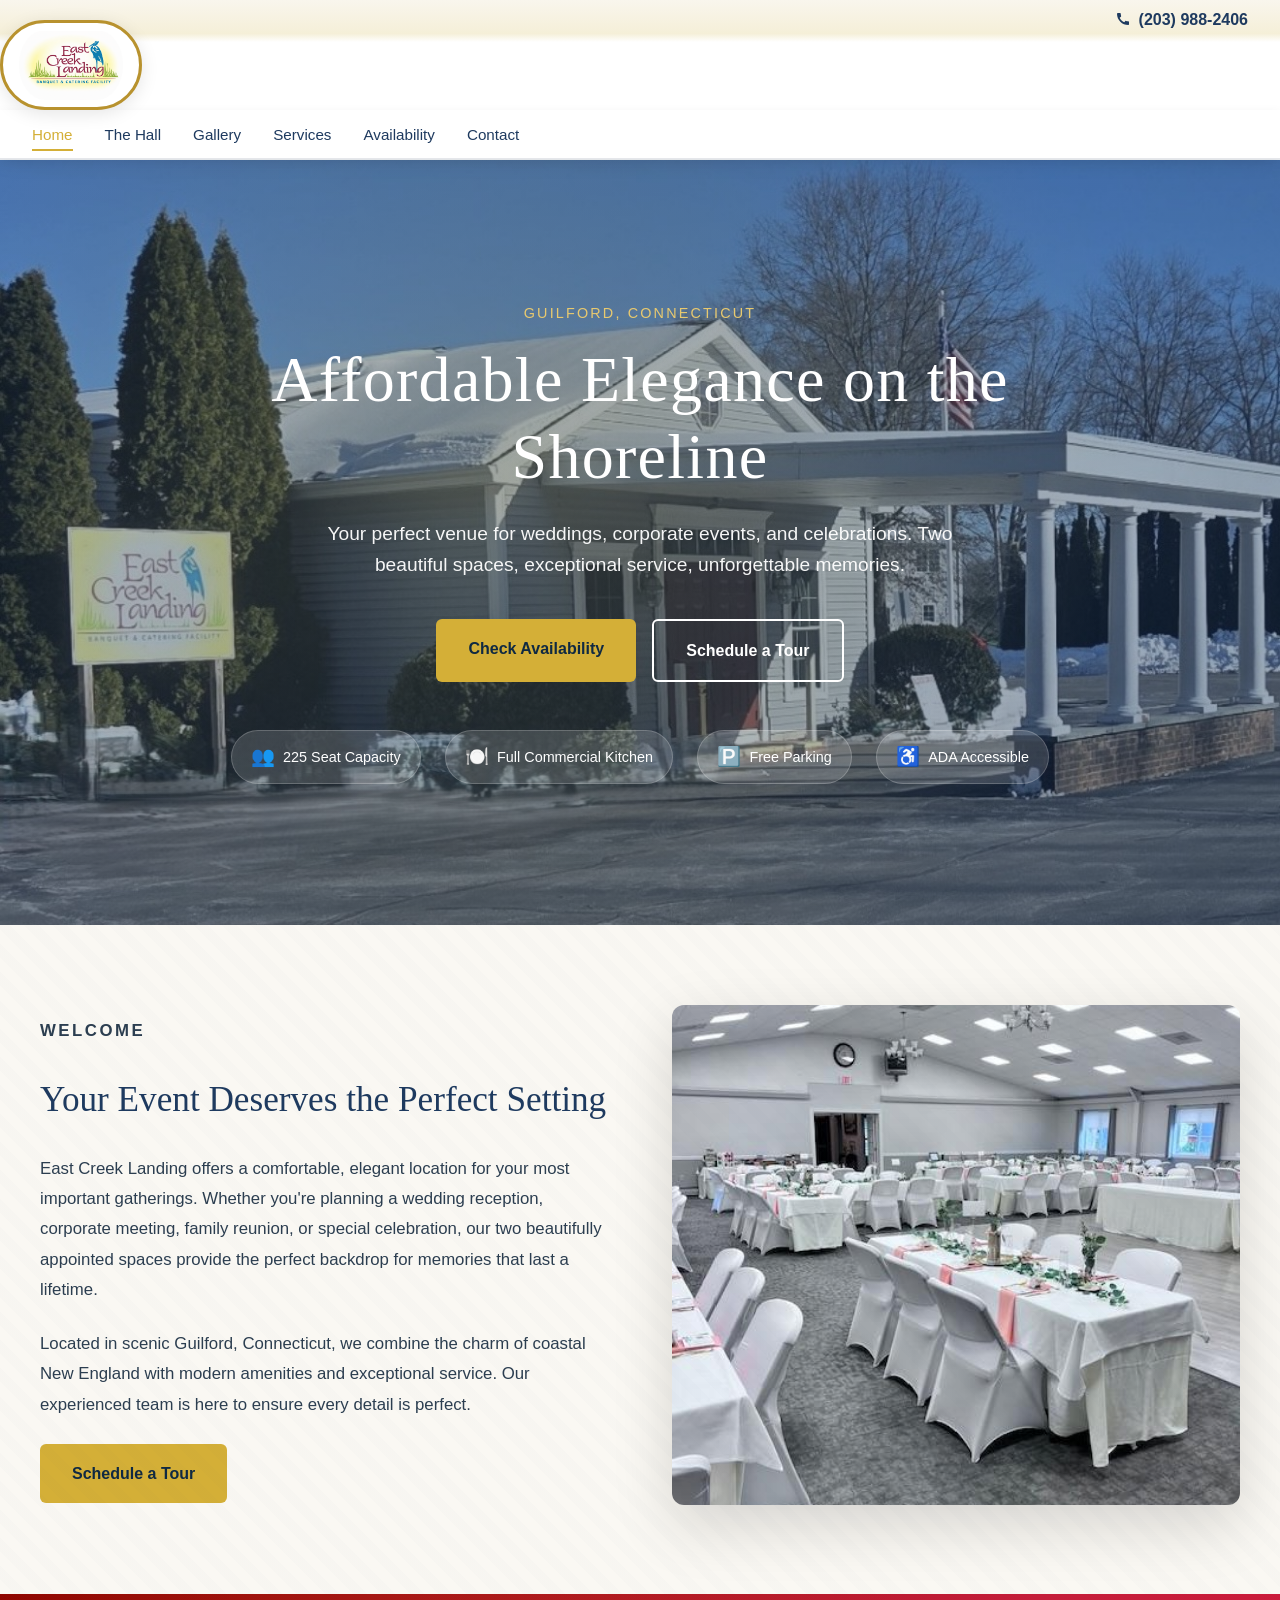
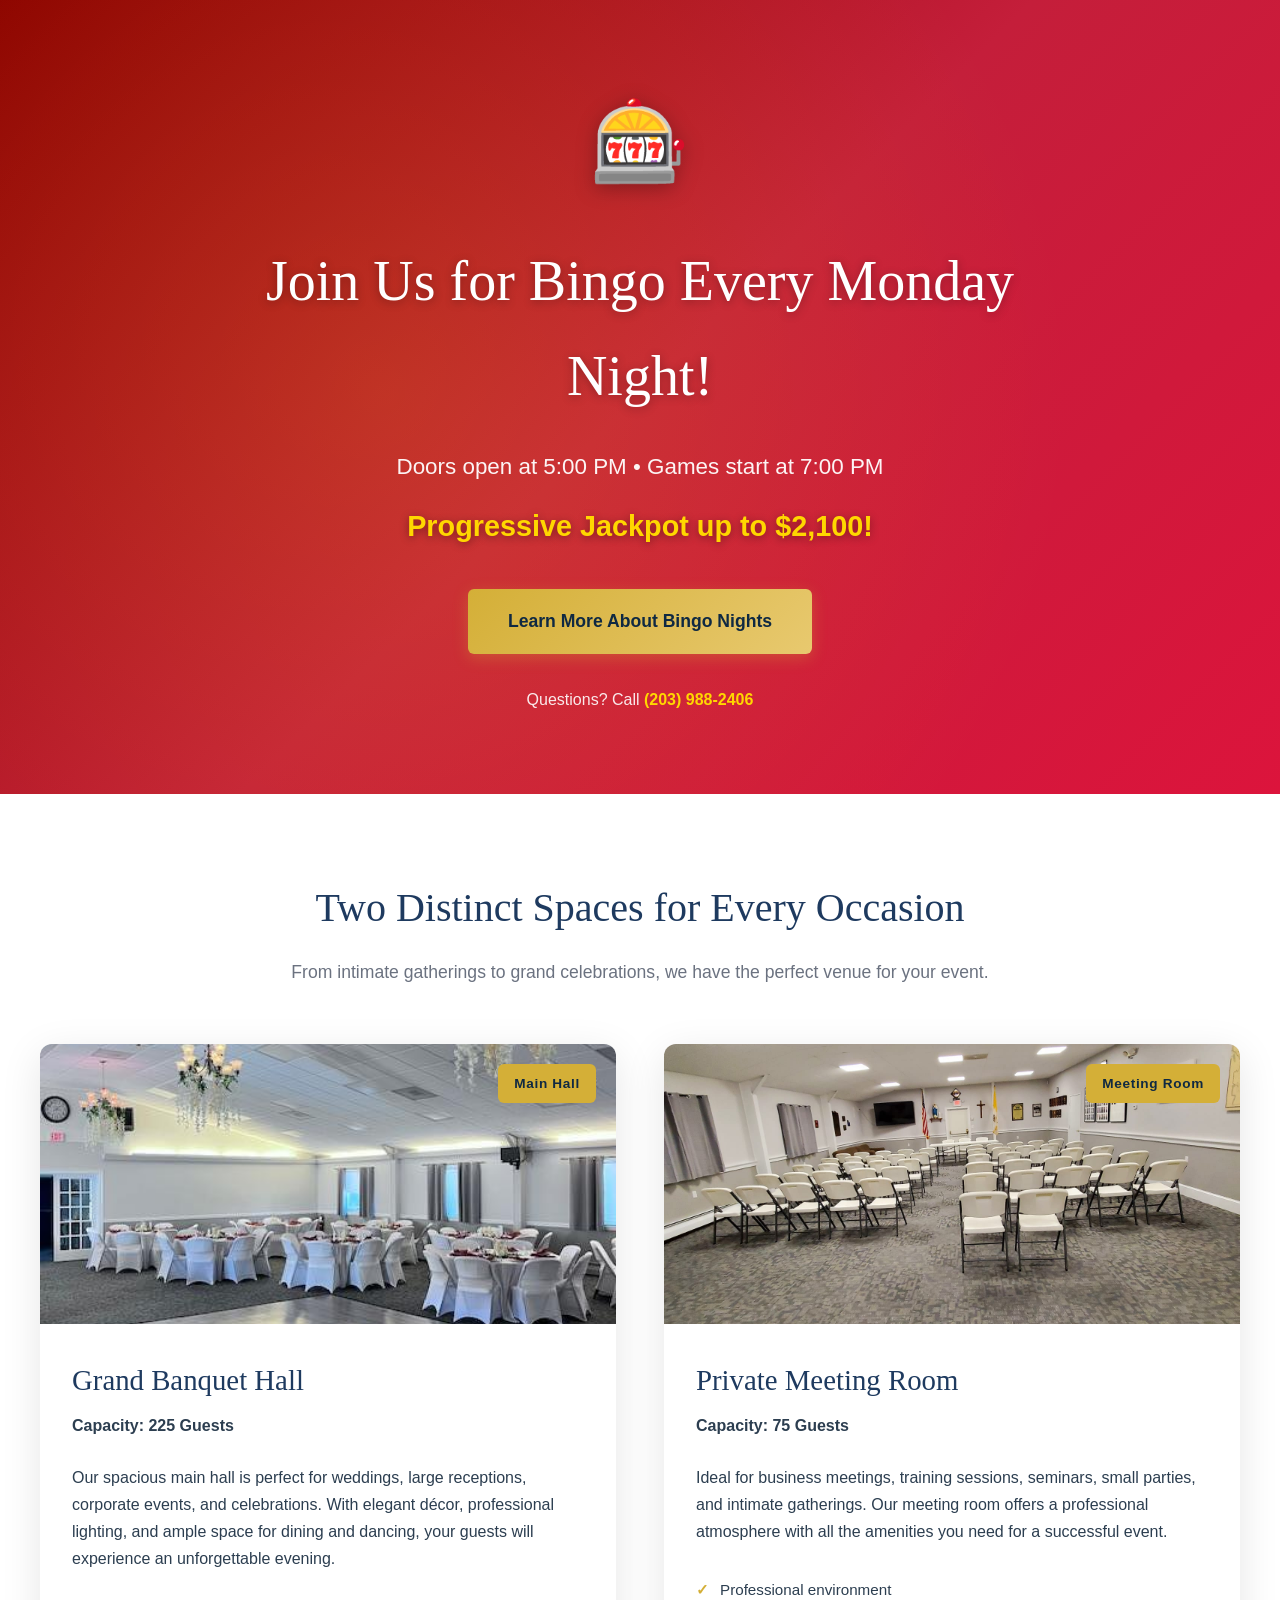
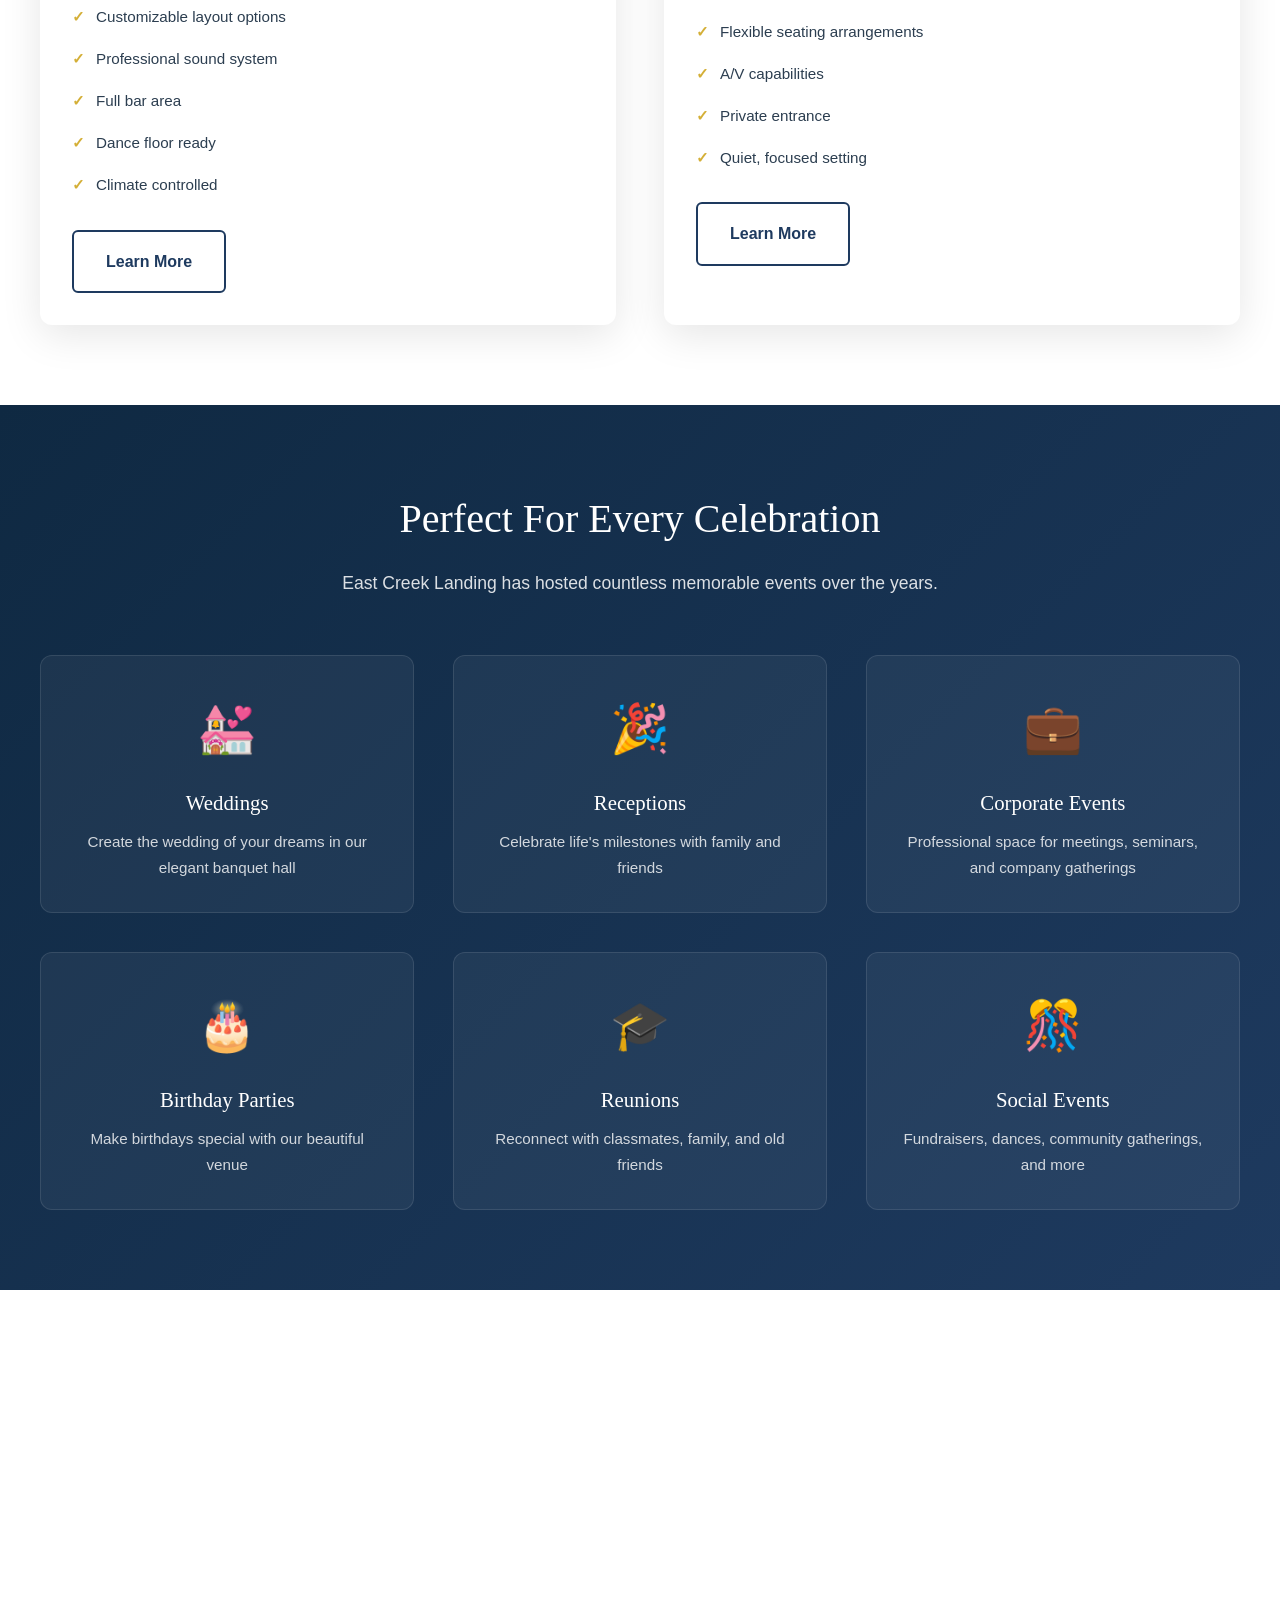
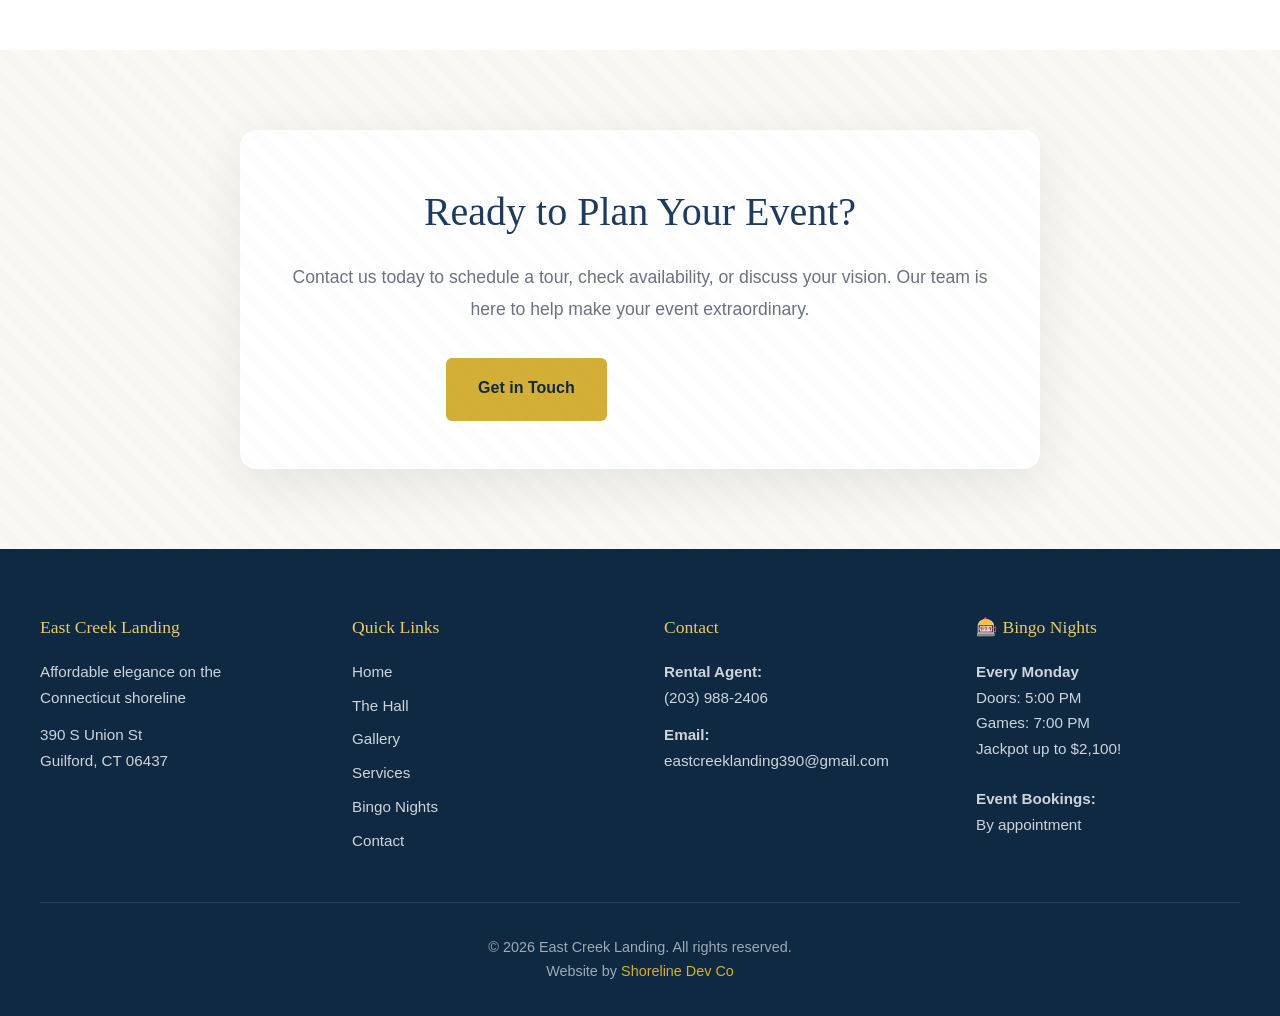
<file: index.html>
<!DOCTYPE html>
<html lang="en">
<head>
  <meta charset="UTF-8">
  <meta name="viewport" content="width=device-width, initial-scale=1.0">
  <meta name="description" content="East Creek Landing - Affordable elegance on the Connecticut shoreline. Premier banquet hall for weddings, corporate events, and special occasions in Guilford, CT.">
  <title>East Creek Landing | Banquet Hall in Guilford, CT</title>

  <link rel="stylesheet" href="css/style.css">

  <!-- Open Graph / Social Media Meta Tags -->
  <meta property="og:title" content="East Creek Landing | Banquet Hall in Guilford, CT">
  <meta property="og:description" content="Affordable elegance on the Connecticut shoreline. Perfect venue for weddings, corporate events, and celebrations.">
  <meta property="og:image" content="https://mtufano89.github.io/east_creek_landing/images/outside.jpg">
  <meta property="og:url" content="https://www.eastcreeklanding.com">
  <meta property="og:type" content="website">

  <!-- Twitter Card Meta Tags -->
  <meta name="twitter:card" content="summary_large_image">
  <meta name="twitter:title" content="East Creek Landing | Banquet Hall in Guilford, CT">
  <meta name="twitter:description" content="Affordable elegance on the Connecticut shoreline. Perfect venue for weddings, corporate events, and celebrations.">
  <meta name="twitter:image" content="https://mtufano89.github.io/east_creek_landing/images/outside.jpg">

  <!-- Favicon -->
  <link rel="icon" type="image/x-icon" href="/favicon.ico">
  <link rel="icon" type="image/png" sizes="32x32" href="/favicon-32x32.png">
  <link rel="icon" type="image/png" sizes="16x16" href="/favicon-16x16.png">
  <link rel="apple-touch-icon" sizes="180x180" href="/apple-touch-icon.png">
</head>

<body>

  <!-- Navigation -->
  <header class="site-header">
    <!-- Top Info Bar -->
    <div class="header-top">
      <div class="header-top-inner">
        <div class="header-contact">
          <a href="tel:2039882406" class="phone-link">
            <svg width="16" height="16" fill="currentColor" viewBox="0 0 24 24" aria-hidden="true">
              <path d="M20.01 15.38c-1.23 0-2.42-.2-3.53-.56-.35-.12-.74-.03-1.01.24l-1.57 1.97c-2.83-1.35-5.48-3.9-6.89-6.83l1.95-1.66c.27-.28.35-.67.24-1.02-.37-1.11-.56-2.3-.56-3.53 0-.54-.45-.99-.99-.99H4.19C3.65 3 3 3.24 3 3.99 3 13.28 10.73 21 20.01 21c.71 0 .99-.63.99-1.18v-3.45c0-.54-.45-.99-.99-.99z"/>
            </svg>
            (203) 988-2406
          </a>
        </div>
      </div>
    </div>

    <!-- Logo Section -->
    <div class="header-logo">
      <a href="index.html">
        <img src="images/logo.png" alt="East Creek Landing" class="logo-img">
      </a>
    </div>

    <!-- Main Navigation -->
    <nav class="main-nav">
      <ul class="nav-links">
        <li><a href="index.html" class="active">Home</a></li>
        <li><a href="hall.html">The Hall</a></li>
        <li><a href="gallery.html">Gallery</a></li>
        <li><a href="services.html">Services</a></li>
        <li><a href="availability.html">Availability</a></li>
        <li><a href="contact.html">Contact</a></li>
      </ul>

      <!-- Hamburger for mobile -->
      <button class="hamburger" aria-label="Toggle menu">
        <span></span>
        <span></span>
        <span></span>
      </button>
    </nav>
  </header>

  <!-- Hero Section -->
  <section class="hero">
    <div class="hero-overlay"></div>
    <div class="hero-content">
      <p class="hero-tag">Guilford, Connecticut</p>
      <h1 class="hero-title">Affordable Elegance on the Shoreline</h1>
      <p class="hero-subtitle">
        Your perfect venue for weddings, corporate events, and celebrations.
        Two beautiful spaces, exceptional service, unforgettable memories.
      </p>
      <div class="hero-ctas">
        <a href="availability.html" class="btn btn-primary">Check Availability</a>
        <a href="contact.html" class="btn btn-secondary">Schedule a Tour</a>
      </div>
      <div class="hero-features">
        <div class="feature-chip">
          <span class="feature-icon">👥</span>
          <span>225 Seat Capacity</span>
        </div>
        <div class="feature-chip">
          <span class="feature-icon">🍽️</span>
          <span>Full Commercial Kitchen</span>
        </div>
        <div class="feature-chip">
          <span class="feature-icon">🅿️</span>
          <span>Free Parking</span>
        </div>
        <div class="feature-chip">
          <span class="feature-icon">♿</span>
          <span>ADA Accessible</span>
        </div>
      </div>
    </div>
  </section>

  <!-- Quick Overview -->
  <section class="section overview-section">
    <div class="section-inner">
      <div class="overview-grid">
        <div class="overview-text">
          <p class="eyebrow">Welcome</p>
          <h2>Your Event Deserves the Perfect Setting</h2>
          <p>
            East Creek Landing offers a comfortable, elegant location for your most important gatherings.
            Whether you're planning a wedding reception, corporate meeting, family reunion, or special celebration,
            our two beautifully appointed spaces provide the perfect backdrop for memories that last a lifetime.
          </p>
          <p>
            Located in scenic Guilford, Connecticut, we combine the charm of coastal New England with modern
            amenities and exceptional service. Our experienced team is here to ensure every detail is perfect.
          </p>
          <a href="contact.html" class="btn btn-primary">Schedule a Tour</a>
        </div>
        <div class="overview-image">
          <img src="images/main_room_2.png" alt="Elegant banquet hall interior">
        </div>
      </div>
    </div>
  </section>

  <!-- Bingo CTA -->
  <section class="section bingo-cta-prominent">
    <div class="section-inner">
      <div class="bingo-content-prominent">
        <div class="bingo-icon">🎰</div>
        <h2>Join Us for Bingo Every Monday Night!</h2>
        <p class="bingo-details">Doors open at 5:00 PM • Games start at 7:00 PM</p>
        <p class="bingo-jackpot">Progressive Jackpot up to $2,100!</p>
        <a href="bingo.html" class="btn btn-gold">Learn More About Bingo Nights</a>
        <p class="bingo-contact">Questions? Call <a href="tel:2039882406">(203) 988-2406</a></p>
      </div>
    </div>
  </section>

  <!-- Spaces -->
  <section class="section spaces-section">
    <div class="section-inner">
      <div class="section-header">
        <h2>Two Distinct Spaces for Every Occasion</h2>
        <p>From intimate gatherings to grand celebrations, we have the perfect venue for your event.</p>
      </div>

      <div class="spaces-grid">
        <div class="space-card">
          <div class="space-image">
            <img src="images/main-room-1.jpeg" alt="Main banquet hall">
            <div class="space-badge">Main Hall</div>
          </div>
          <div class="space-content">
            <h3>Grand Banquet Hall</h3>
            <p class="space-capacity">Capacity: 225 Guests</p>
            <p>
              Our spacious main hall is perfect for weddings, large receptions, corporate events,
              and celebrations. With elegant décor, professional lighting, and ample space for
              dining and dancing, your guests will experience an unforgettable evening.
            </p>
            <ul class="space-features">
              <li>Customizable layout options</li>
              <li>Professional sound system</li>
              <li>Full bar area</li>
              <li>Dance floor ready</li>
              <li>Climate controlled</li>
            </ul>
            <a href="hall.html" class="btn btn-outline">Learn More</a>
          </div>
        </div>

        <div class="space-card">
          <div class="space-image">
            <img src="images/meeting-room.jpg" alt="Meeting room">
            <div class="space-badge">Meeting Room</div>
          </div>
          <div class="space-content">
            <h3>Private Meeting Room</h3>
            <p class="space-capacity">Capacity: 75 Guests</p>
            <p>
              Ideal for business meetings, training sessions, seminars, small parties, and intimate
              gatherings. Our meeting room offers a professional atmosphere with all the amenities
              you need for a successful event.
            </p>
            <ul class="space-features">
              <li>Professional environment</li>
              <li>Flexible seating arrangements</li>
              <li>A/V capabilities</li>
              <li>Private entrance</li>
              <li>Quiet, focused setting</li>
            </ul>
            <a href="hall.html" class="btn btn-outline">Learn More</a>
          </div>
        </div>
      </div>
    </div>
  </section>

  <!-- Perfect For -->
  <section class="section perfect-for-section">
    <div class="section-inner">
      <div class="section-header">
        <h2>Perfect For Every Celebration</h2>
        <p>East Creek Landing has hosted countless memorable events over the years.</p>
      </div>

      <div class="event-types">
        <div class="event-type">
          <div class="event-icon">💒</div>
          <h3>Weddings</h3>
          <p>Create the wedding of your dreams in our elegant banquet hall</p>
        </div>
        <div class="event-type">
          <div class="event-icon">🎉</div>
          <h3>Receptions</h3>
          <p>Celebrate life's milestones with family and friends</p>
        </div>
        <div class="event-type">
          <div class="event-icon">💼</div>
          <h3>Corporate Events</h3>
          <p>Professional space for meetings, seminars, and company gatherings</p>
        </div>
        <div class="event-type">
          <div class="event-icon">🎂</div>
          <h3>Birthday Parties</h3>
          <p>Make birthdays special with our beautiful venue</p>
        </div>
        <div class="event-type">
          <div class="event-icon">🎓</div>
          <h3>Reunions</h3>
          <p>Reconnect with classmates, family, and old friends</p>
        </div>
        <div class="event-type">
          <div class="event-icon">🎊</div>
          <h3>Social Events</h3>
          <p>Fundraisers, dances, community gatherings, and more</p>
        </div>
      </div>
    </div>
  </section>

  <!-- Google Reviews Widget -->
  <section class="section reviews-section">
    <div class="section-inner">
      <div class="reviews-container">
        <div id="shapo-widget-655d023716b0759dda5b"></div>
      </div>
    </div>
  </section>

  <!-- CTA Section -->
  <section class="section cta-section">
    <div class="section-inner">
      <div class="cta-box">
        <h2>Ready to Plan Your Event?</h2>
        <p>Contact us today to schedule a tour, check availability, or discuss your vision. Our team is here to help make your event extraordinary.</p>
        <div class="cta-buttons">
          <a href="contact.html" class="btn btn-primary">Get in Touch</a>
          <a href="tel:2039882406" class="btn btn-secondary">Call (203) 988-2406</a>
        </div>
      </div>
    </div>
  </section>

  <!-- Footer -->
  <footer class="site-footer">
    <div class="footer-inner">
      <div class="footer-grid">
        <div class="footer-col">
          <h4>East Creek Landing</h4>
          <p>Affordable elegance on the Connecticut shoreline</p>
          <p class="footer-address">
            390 S Union St<br>
            Guilford, CT 06437
          </p>
        </div>

        <div class="footer-col">
          <h4>Quick Links</h4>
          <ul class="footer-links-col">
            <a href="index.html">Home</a>
            <a href="hall.html">The Hall</a>
            <a href="gallery.html">Gallery</a>
            <a href="services.html">Services</a>
            <a href="bingo.html">Bingo Nights</a>
            <a href="contact.html">Contact</a>
          </ul>
        </div>

        <div class="footer-col">
          <h4>Contact</h4>
          <p><strong>Rental Agent:</strong><br>(203) 988-2406</p>
          <p><strong>Email:</strong><br>eastcreeklanding390@gmail.com</p>
        </div>

        <div class="footer-col">
          <h4>🎰 Bingo Nights</h4>
          <p><strong>Every Monday</strong><br>Doors: 5:00 PM<br>Games: 7:00 PM<br>Jackpot up to $2,100!</p>
          <p class="footer-spacer"><strong>Event Bookings:</strong><br>By appointment</p>
        </div>
      </div>

      <div class="footer-bottom">
        <p>&copy; <span id="year"></span> East Creek Landing. All rights reserved.</p>
        <p class="created-by">
          Website by <a href="https://www.shorelinedevco.com" target="_blank" rel="noopener">Shoreline Dev Co</a>
        </p>
      </div>
    </div>
  </footer>

  <!-- Floating Bottom Bar -->
  <div class="floating-bottom-bar" id="floatingBar">
    <a href="availability.html" class="floating-bar-btn">
      <svg width="18" height="18" fill="currentColor" viewBox="0 0 24 24" aria-hidden="true">
        <path d="M19 4h-1V2h-2v2H8V2H6v2H5c-1.11 0-1.99.9-1.99 2L3 20c0 1.1.89 2 2 2h14c1.1 0 2-.9 2-2V6c0-1.1-.9-2-2-2zm0 16H5V10h14v10zM9 14H7v-2h2v2zm4 0h-2v-2h2v2zm4 0h-2v-2h2v2zm-8 4H7v-2h2v2zm4 0h-2v-2h2v2zm4 0h-2v-2h2v2z"/>
      </svg>
      Check Availability
    </a>
    <a href="tel:2039882406" class="floating-bar-btn">
      <svg width="18" height="18" fill="currentColor" viewBox="0 0 24 24" aria-hidden="true">
        <path d="M20.01 15.38c-1.23 0-2.42-.2-3.53-.56-.35-.12-.74-.03-1.01.24l-1.57 1.97c-2.83-1.35-5.48-3.9-6.89-6.83l1.95-1.66c.27-.28.35-.67.24-1.02-.37-1.11-.56-2.3-.56-3.53 0-.54-.45-.99-.99-.99H4.19C3.65 3 3 3.24 3 3.99 3 13.28 10.73 21 20.01 21c.71 0 .99-.63.99-1.18v-3.45c0-.54-.45-.99-.99-.99z"/>
      </svg>
      Call Now
    </a>
  </div>

  <!-- Scroll to Top Button -->
  <button class="scroll-to-top" id="scrollTopBtn" aria-label="Scroll to top">
    <svg width="24" height="24" fill="currentColor" viewBox="0 0 24 24" aria-hidden="true">
      <path d="M7.41 15.41L12 10.83l4.59 4.58L18 14l-6-6-6 6z"/>
    </svg>
  </button>

  <script>
    document.getElementById('year').textContent = new Date().getFullYear();

    const hamburger = document.querySelector('.hamburger');
    const navLinks = document.querySelector('.nav-links');

    hamburger.addEventListener('click', () => {
      hamburger.classList.toggle('active');
      navLinks.classList.toggle('active');
    });

    document.querySelectorAll('.nav-links a').forEach(link => {
      link.addEventListener('click', () => {
        hamburger.classList.remove('active');
        navLinks.classList.remove('active');
      });
    });

    document.addEventListener('click', (e) => {
      if (!hamburger.contains(e.target) && !navLinks.contains(e.target)) {
        hamburger.classList.remove('active');
        navLinks.classList.remove('active');
      }
    });

    const floatingBar = document.getElementById('floatingBar');
    const scrollTopBtn = document.getElementById('scrollTopBtn');

    window.addEventListener('scroll', () => {
      const currentScroll = window.pageYOffset;

      if (currentScroll > 300) {
        floatingBar.classList.add('visible');
      } else {
        floatingBar.classList.remove('visible');
      }

      if (currentScroll > 500) {
        scrollTopBtn.classList.add('visible');
      } else {
        scrollTopBtn.classList.remove('visible');
      }
    });

    scrollTopBtn.addEventListener('click', () => {
      window.scrollTo({
        top: 0,
        behavior: 'smooth'
      });
    });

    const reviewsSection = document.querySelector('.reviews-section');
    if (reviewsSection) {
      const observerOptions = {
        threshold: 0.1,
        rootMargin: '0px 0px -100px 0px'
      };

      const observer = new IntersectionObserver((entries) => {
        entries.forEach(entry => {
          if (entry.isIntersecting) {
            entry.target.classList.add('fade-in-visible');
          }
        });
      }, observerOptions);

      observer.observe(reviewsSection);
    }
  </script>

  <script id="shapo-embed-js" type="text/javascript" src="https://cdn.shapo.io/js/embed.js" defer></script>
</body>
</html>
</file>
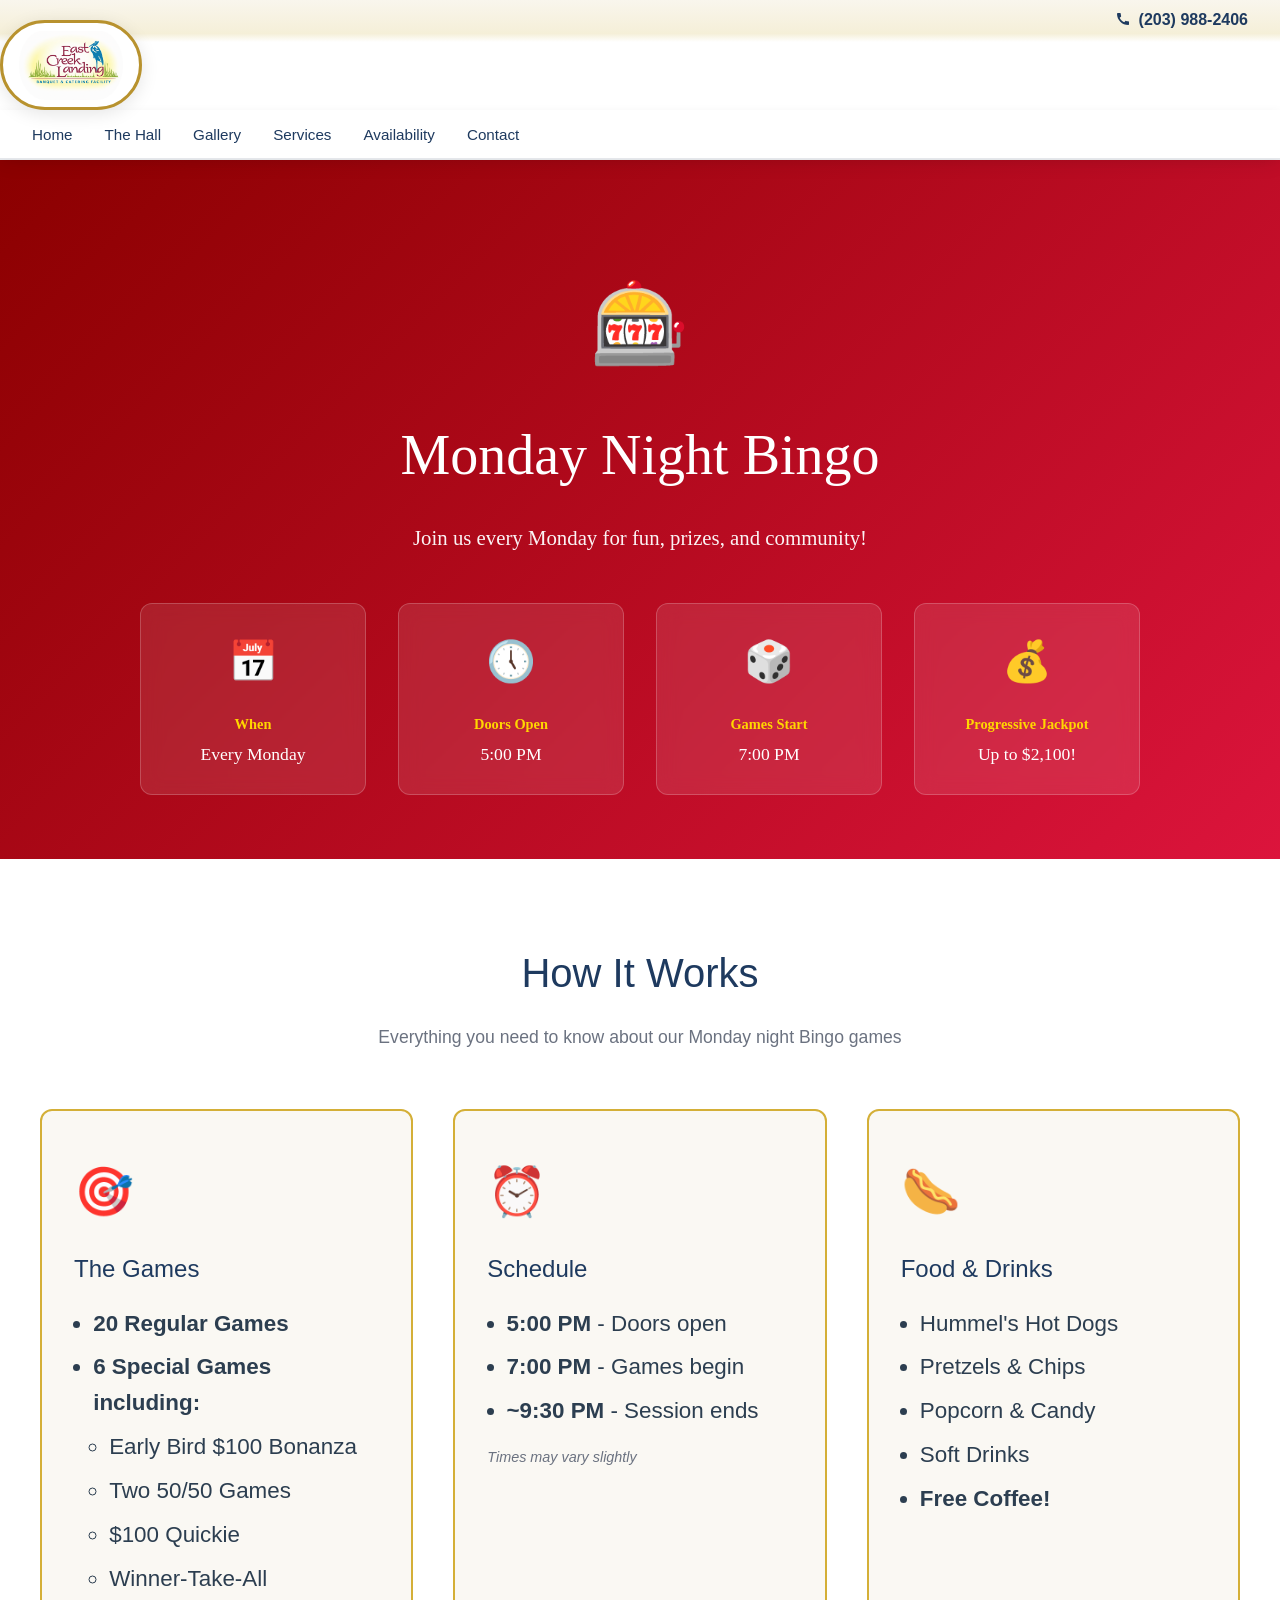
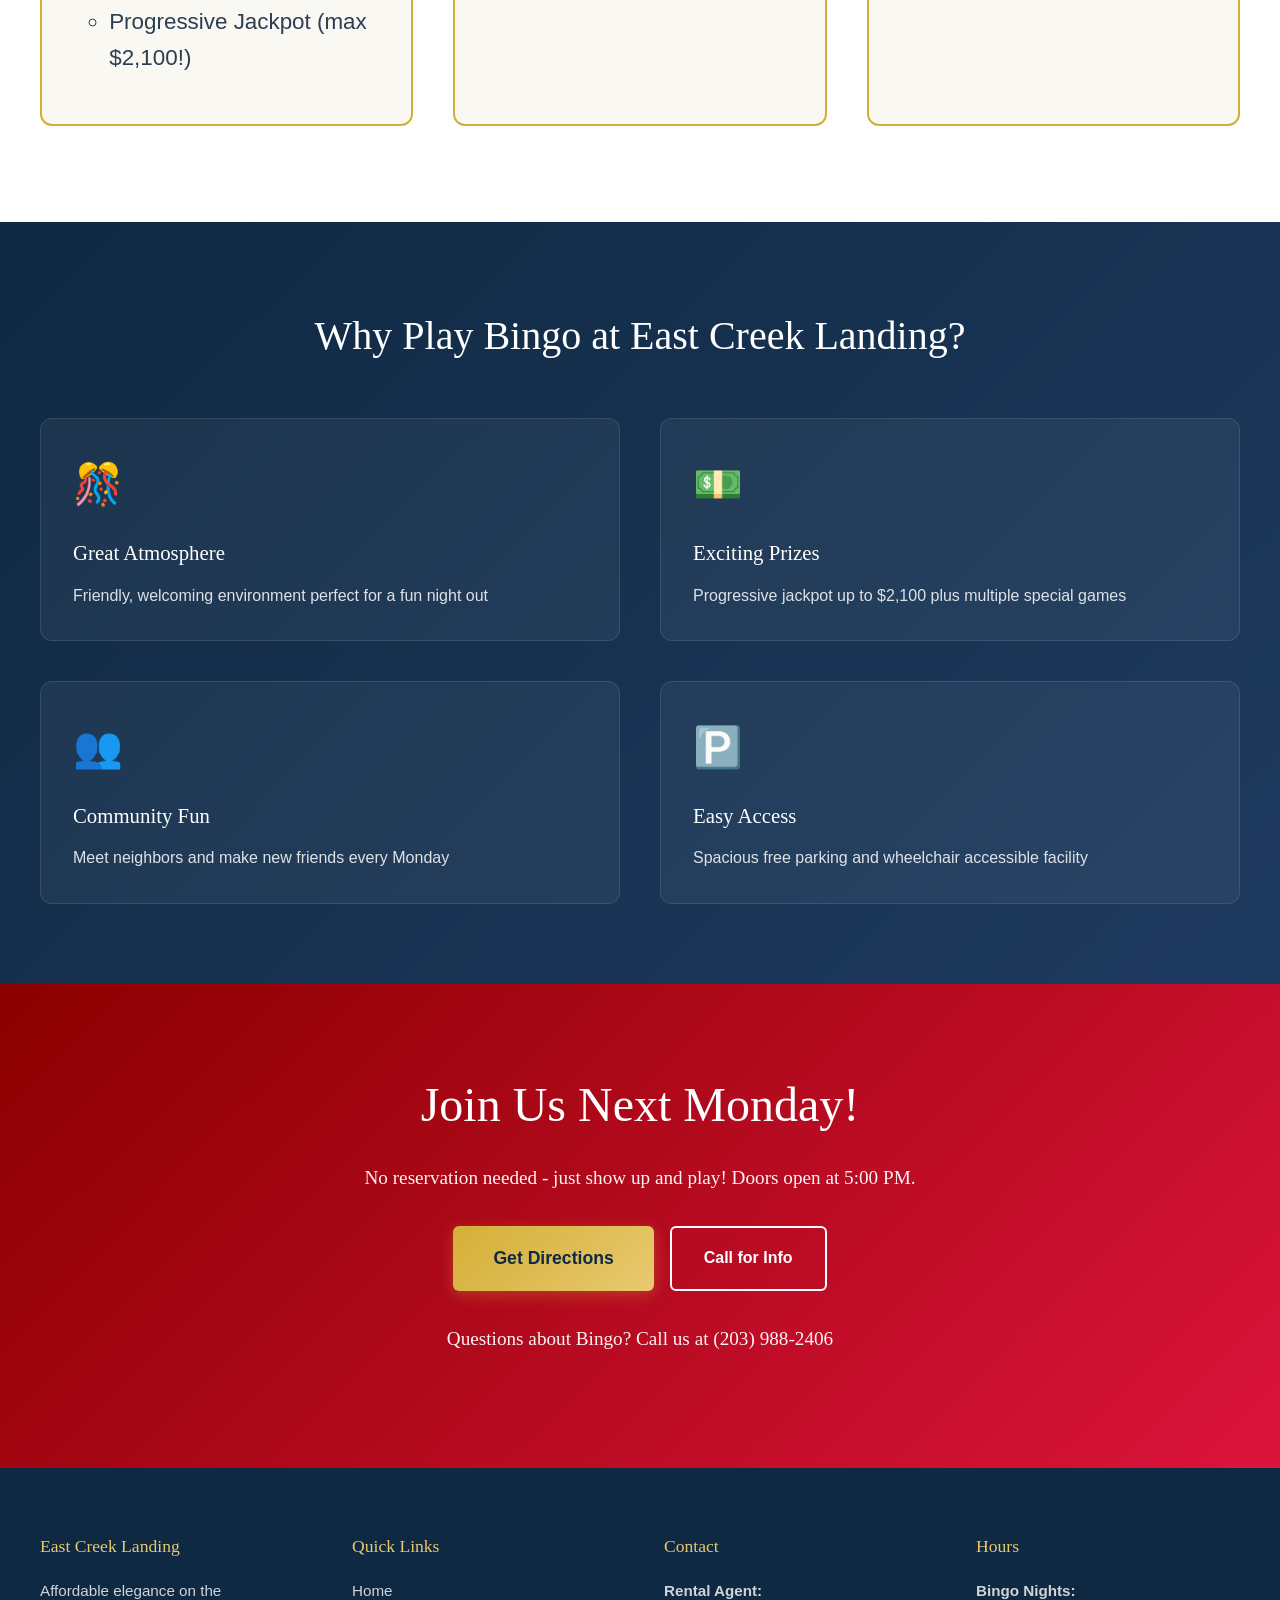
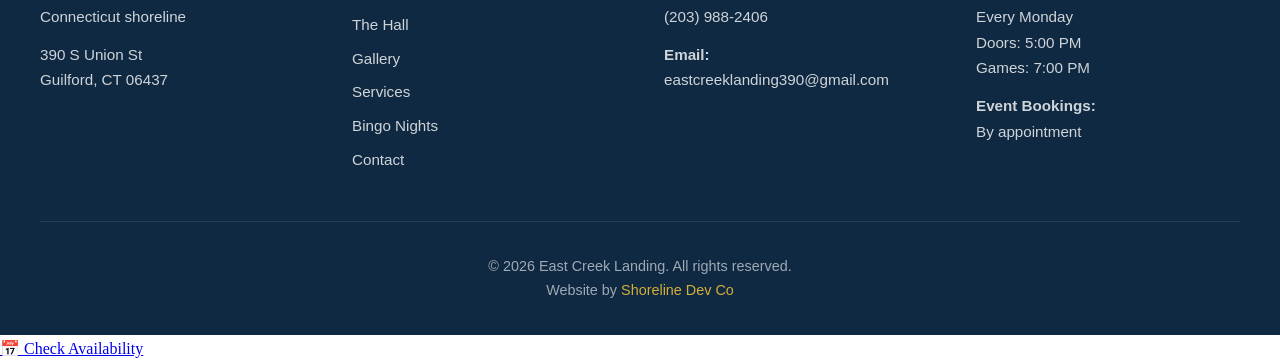
<file: bingo.html>
<!DOCTYPE html>
<html lang="en">
<head>
  <meta charset="UTF-8">
  <meta name="viewport" content="width=device-width, initial-scale=1.0">
  <meta name="description" content="Join us for Bingo every Monday night at East Creek Landing! Progressive jackpot up to $2,100. Doors open 5 PM, games start 7 PM.">
  <title>Monday Night Bingo | East Creek Landing</title>
  <link rel="stylesheet" href="css/style.css">
   <!-- Open Graph / Social Media Meta Tags -->
<meta property="og:title" content="East Creek Landing | Banquet Hall in Guilford, CT">
<meta property="og:description" content="Affordable elegance on the Connecticut shoreline. Perfect venue for weddings, corporate events, and celebrations.">
<meta property="og:image" content="https://mtufano89.github.io/east_creek_landing/images/outside.jpg">
<meta property="og:url" content="https://www.eastcreeklanding.com">
<meta property="og:type" content="website">

<!-- Twitter Card Meta Tags -->
<meta name="twitter:card" content="summary_large_image">
<meta name="twitter:title" content="East Creek Landing | Banquet Hall in Guilford, CT">
<meta name="twitter:description" content="Affordable elegance on the Connecticut shoreline. Perfect venue for weddings, corporate events, and celebrations.">
<meta name="twitter:image" content="https://mtufano89.github.io/east_creek_landing/images/outside.jpg">

<meta charset="UTF-8">
  <meta name="viewport" content="width=device-width, initial-scale=1.0">
  <meta name="description" content="...">
  <title>East Creek Landing | Banquet Hall in Guilford, CT</title>
  
  <!-- Favicon -->
  <link rel="icon" type="image/x-icon" href="/favicon.ico">
  <link rel="icon" type="image/png" sizes="32x32" href="/favicon-32x32.png">
  <link rel="icon" type="image/png" sizes="16x16" href="/favicon-16x16.png">
  <link rel="apple-touch-icon" sizes="180x180" href="/apple-touch-icon.png">
  <link rel="manifest" href="/site.webmanifest">
  
  <link rel="stylesheet" href="css/style.css">
</head>

<body>
  
  <!-- Navigation -->
  <header class="site-header">
  <!-- Top Info Bar (Light Blue) -->
  <div class="header-top">
    <div class="header-top-inner">
      
      <div class="header-contact">
        <a href="tel:2039882406" class="phone-link">
          <svg width="16" height="16" fill="currentColor" viewBox="0 0 24 24">
            <path d="M20.01 15.38c-1.23 0-2.42-.2-3.53-.56-.35-.12-.74-.03-1.01.24l-1.57 1.97c-2.83-1.35-5.48-3.9-6.89-6.83l1.95-1.66c.27-.28.35-.67.24-1.02-.37-1.11-.56-2.3-.56-3.53 0-.54-.45-.99-.99-.99H4.19C3.65 3 3 3.24 3 3.99 3 13.28 10.73 21 20.01 21c.71 0 .99-.63.99-1.18v-3.45c0-.54-.45-.99-.99-.99z"/>
          </svg>
          (203) 988-2406
        </a>
      </div>
    </div>
  </div>

  <!-- Logo Section (Overlapping) -->
  <div class="header-logo">
    <a href="index.html">
      <img src="images/logo.png" alt="East Creek Landing" class="logo-img">
    </a>
  </div>

  <!-- Main Navigation (White Bar) -->
  <nav class="main-nav">
    <ul class="nav-links">
      <li><a href="index.html">Home</a></li>
      <li><a href="hall.html">The Hall</a></li>
      <li><a href="gallery.html">Gallery</a></li>
      <li><a href="services.html">Services</a></li>
      <li><a href="availability.html">Availability</a></li>
      <li><a href="contact.html">Contact</a></li>
    </ul>
    
    <!-- Hamburger for mobile -->
    <button class="hamburger" aria-label="Toggle menu">
      <span></span>
      <span></span>
      <span></span>
    </button>
  </nav>
</header>

  <!-- Bingo Hero -->
  <section class="bingo-hero">
    <div class="bingo-hero-content">
      <div class="bingo-icon-large">🎰</div>
      <h1>Monday Night Bingo</h1>
      <p class="bingo-tagline">Join us every Monday for fun, prizes, and community!</p>
      
      <div class="bingo-quick-info">
        <div class="bingo-info-item">
          <span class="info-icon">📅</span>
          <div>
            <strong>When</strong>
            <p>Every Monday</p>
          </div>
        </div>
        <div class="bingo-info-item">
          <span class="info-icon">🕔</span>
          <div>
            <strong>Doors Open</strong>
            <p>5:00 PM</p>
          </div>
        </div>
        <div class="bingo-info-item">
          <span class="info-icon">🎲</span>
          <div>
            <strong>Games Start</strong>
            <p>7:00 PM</p>
          </div>
        </div>
        <div class="bingo-info-item">
          <span class="info-icon">💰</span>
          <div>
            <strong>Progressive Jackpot</strong>
            <p>Up to $2,100!</p>
          </div>
        </div>
      </div>
    </div>
  </section>

  <!-- How It Works -->
  <section class="section bingo-details">
    <div class="section-inner">
      <div class="section-header">
        <h2>How It Works</h2>
        <p>Everything you need to know about our Monday night Bingo games</p>
      </div>

      <div class="bingo-info-grid">
        <div class="bingo-detail-card">
          <div class="detail-icon">🎯</div>
          <h3>The Games</h3>
          <ul>
            <li><strong>20 Regular Games</strong></li>
            <li><strong>6 Special Games including:</strong>
              <ul>
                <li>Early Bird $100 Bonanza</li>
                <li>Two 50/50 Games</li>
                <li>$100 Quickie</li>
                <li>Winner-Take-All</li>
                <li>Progressive Jackpot (max $2,100!)</li>
              </ul>
            </li>
          </ul>
        </div>

        <div class="bingo-detail-card">
          <div class="detail-icon">⏰</div>
          <h3>Schedule</h3>
          <ul>
            <li><strong>5:00 PM</strong> - Doors open</li>
            <li><strong>7:00 PM</strong> - Games begin</li>
            <li><strong>~9:30 PM</strong> - Session ends</li>
          </ul>
          <p class="note">Times may vary slightly</p>
        </div>

        <div class="bingo-detail-card">
          <div class="detail-icon">🌭</div>
          <h3>Food & Drinks</h3>
          <ul>
            <li>Hummel's Hot Dogs</li>
            <li>Pretzels & Chips</li>
            <li>Popcorn & Candy</li>
            <li>Soft Drinks</li>
            <li><strong>Free Coffee!</strong></li>
          </ul>
        </div>
      </div>
    </div>
  </section>

  <!-- Why Play Here -->
  <section class="section why-bingo">
    <div class="section-inner">
      <div class="why-bingo-content">
        <h2>Why Play Bingo at East Creek Landing?</h2>
        <div class="why-bingo-grid">
          <div class="why-item">
            <span class="why-icon">🎊</span>
            <h3>Great Atmosphere</h3>
            <p>Friendly, welcoming environment perfect for a fun night out</p>
          </div>
          <div class="why-item">
            <span class="why-icon">💵</span>
            <h3>Exciting Prizes</h3>
            <p>Progressive jackpot up to $2,100 plus multiple special games</p>
          </div>
          <div class="why-item">
            <span class="why-icon">👥</span>
            <h3>Community Fun</h3>
            <p>Meet neighbors and make new friends every Monday</p>
          </div>
          <div class="why-item">
            <span class="why-icon">🅿️</span>
            <h3>Easy Access</h3>
            <p>Spacious free parking and wheelchair accessible facility</p>
          </div>
        </div>
      </div>
    </div>
  </section>

  <!-- CTA -->
  <section class="section bingo-cta-section">
    <div class="section-inner">
      <div class="bingo-cta-box">
        <h2>Join Us Next Monday!</h2>
        <p>No reservation needed - just show up and play! Doors open at 5:00 PM.</p>
        <div class="bingo-cta-buttons">
          <a href="contact.html" class="btn btn-gold">Get Directions</a>
          <a href="tel:2039882406" class="btn btn-outline-white">Call for Info</a>
        </div>
        <p class="bingo-note">Questions about Bingo? Call us at (203) 988-2406</p>
      </div>
    </div>
  </section>

  <!-- Footer -->
  <footer class="site-footer">
    <div class="footer-inner">
      <div class="footer-grid">
        <div class="footer-col">
          <h4>East Creek Landing</h4>
          <p>Affordable elegance on the Connecticut shoreline</p>
          <p class="footer-address">
            390 S Union St<br>
            Guilford, CT 06437
          </p>
        </div>

        <div class="footer-col">
          <h4>Quick Links</h4>
          <ul class="footer-links-col">
            <a href="index.html">Home</a>
            <a href="hall.html">The Hall</a>
            <a href="gallery.html">Gallery</a>
            <a href="services.html">Services</a>
            <a href="bingo.html">Bingo Nights</a>
            <a href="contact.html">Contact</a>
          </ul>
        </div>

        <div class="footer-col">
          <h4>Contact</h4>
          <p><strong>Rental Agent:</strong><br>(203) 988-2406</p>
          <p><strong>Email:</strong><br>eastcreeklanding390@gmail.com</p>
        </div>

        <div class="footer-col">
          <h4>Hours</h4>
          <p><strong>Bingo Nights:</strong><br>Every Monday<br>Doors: 5:00 PM<br>Games: 7:00 PM</p>
          <p><strong>Event Bookings:</strong><br>By appointment</p>
        </div>
      </div>

      <div class="footer-bottom">
  <p>&copy; <span id="year"></span> East Creek Landing. All rights reserved.</p>
  <p class="created-by">
    Website by <a href="https://www.shorelinedevco.com" target="_blank" rel="noopener">Shoreline Dev Co</a>
  </p>
</div>
  </footer>

  <script>
    document.getElementById('year').textContent = new Date().getFullYear();
  </script>

  <style>
    /* Bingo-specific styles */
    .bingo-hero {
      background: linear-gradient(135deg, #8b0000, #dc143c);
      color: white;
      padding: 6rem 2rem 4rem;
      text-align: center;
    }

    .bingo-icon-large {
      font-size: 5rem;
      margin-bottom: 1rem;
      animation: pulse 2s ease-in-out infinite;
    }

    .bingo-hero h1 {
      font-size: 3.5rem;
      margin-bottom: 1rem;
      font-weight: 400;
    }

    .bingo-tagline {
      font-size: 1.3rem;
      margin-bottom: 3rem;
      opacity: 0.95;
    }

    .bingo-quick-info {
      display: grid;
      grid-template-columns: repeat(4, 1fr);
      gap: 2rem;
      max-width: 1000px;
      margin: 0 auto;
    }

    .bingo-info-item {
      background: rgba(255, 255, 255, 0.1);
      backdrop-filter: blur(10px);
      padding: 1.5rem;
      border-radius: 12px;
      border: 1px solid rgba(255, 255, 255, 0.2);
    }

    .info-icon {
      font-size: 2.5rem;
      display: block;
      margin-bottom: 1rem;
    }

    .bingo-info-item strong {
      display: block;
      font-size: 0.9rem;
      margin-bottom: 0.25rem;
      color: #ffd700;
    }

    .bingo-info-item p {
      font-size: 1.1rem;
      margin: 0;
    }

    .bingo-details {
      background: white;
    }

    .bingo-info-grid {
      display: grid;
      grid-template-columns: repeat(3, 1fr);
      gap: 2.5rem;
    }

    .bingo-detail-card {
      background: var(--cream);
      padding: 2.5rem 2rem;
      border-radius: 12px;
      border: 2px solid var(--gold);
    }

    .detail-icon {
      font-size: 3rem;
      margin-bottom: 1rem;
    }

    .bingo-detail-card h3 {
      font-size: 1.5rem;
      color: var(--navy);
      margin-bottom: 1rem;
      font-weight: 400;
    }

    .bingo-detail-card ul {
      font-family: -apple-system, BlinkMacSystemFont, 'Segoe UI', sans-serif;
      margin-left: 1.2rem;
      color: var(--text-dark);
    }

    .bingo-detail-card li {
      margin-bottom: 0.5rem;
      line-height: 1.6;
    }

    .bingo-detail-card ul ul {
      margin-top: 0.5rem;
      margin-left: 1rem;
    }

    .note {
      font-family: -apple-system, BlinkMacSystemFont, 'Segoe UI', sans-serif;
      font-size: 0.9rem;
      color: var(--text-muted);
      margin-top: 1rem;
      font-style: italic;
    }

    .why-bingo {
      background: linear-gradient(135deg, var(--navy-dark), var(--navy));
      color: white;
    }

    .why-bingo-content h2 {
      text-align: center;
      font-size: 2.5rem;
      margin-bottom: 3rem;
      font-weight: 400;
    }

    .why-bingo-grid {
      display: grid;
      grid-template-columns: repeat(2, 1fr);
      gap: 2.5rem;
    }

    .why-item {
      background: rgba(255, 255, 255, 0.05);
      padding: 2rem;
      border-radius: 12px;
      border: 1px solid rgba(255, 255, 255, 0.1);
    }

    .why-icon {
      font-size: 2.5rem;
      display: block;
      margin-bottom: 1rem;
    }

    .why-item h3 {
      font-size: 1.3rem;
      margin-bottom: 0.75rem;
      font-weight: 400;
    }

    .why-item p {
      font-family: -apple-system, BlinkMacSystemFont, 'Segoe UI', sans-serif;
      color: rgba(255, 255, 255, 0.85);
      font-size: 1rem;
      line-height: 1.6;
    }

    .bingo-cta-section {
      background: linear-gradient(135deg, #8b0000, #dc143c);
      color: white;
    }

    .bingo-cta-box {
      text-align: center;
      max-width: 700px;
      margin: 0 auto;
    }

    .bingo-cta-box h2 {
      font-size: 3rem;
      margin-bottom: 1rem;
      font-weight: 400;
    }

    .bingo-cta-box > p {
      font-size: 1.2rem;
      margin-bottom: 2rem;
      opacity: 0.95;
    }

    .bingo-cta-buttons {
      display: flex;
      gap: 1rem;
      justify-content: center;
      flex-wrap: wrap;
      margin-bottom: 2rem;
    }

    .btn-outline-white {
      background: transparent;
      border: 2px solid white;
      color: white;
    }

    .btn-outline-white:hover {
      background: white;
      color: #8b0000;
    }

    .bingo-note {
      font-size: 0.95rem;
      opacity: 0.85;
    }

    @media (max-width: 968px) {
      .bingo-quick-info {
        grid-template-columns: repeat(2, 1fr);
      }

      .bingo-info-grid {
        grid-template-columns: 1fr;
      }

      .why-bingo-grid {
        grid-template-columns: 1fr;
      }
    }

    @media (max-width: 600px) {
      .bingo-hero h1 {
        font-size: 2.5rem;
      }

      .bingo-quick-info {
        grid-template-columns: 1fr;
        gap: 1rem;
      }

      .bingo-cta-box h2 {
        font-size: 2rem;
      }
    }
  </style>
  <script>
  document.getElementById('year').textContent = new Date().getFullYear();

  // Hamburger Menu Toggle
  const hamburger = document.querySelector('.hamburger');
  const navLinks = document.querySelector('.nav-links');

  hamburger.addEventListener('click', () => {
    hamburger.classList.toggle('active');
    navLinks.classList.toggle('active');
  });

  // Close menu when clicking a link
  document.querySelectorAll('.nav-links a').forEach(link => {
    link.addEventListener('click', () => {
      hamburger.classList.remove('active');
      navLinks.classList.remove('active');
    });
  });

  // Close menu when clicking outside
  document.addEventListener('click', (e) => {
    if (!hamburger.contains(e.target) && !navLinks.contains(e.target)) {
      hamburger.classList.remove('active');
      navLinks.classList.remove('active');
    }
  });
</script>
<a href="availability.html" class="floating-availability-btn">
  📅 Check Availability
</a>

</body>
</html>
</file>
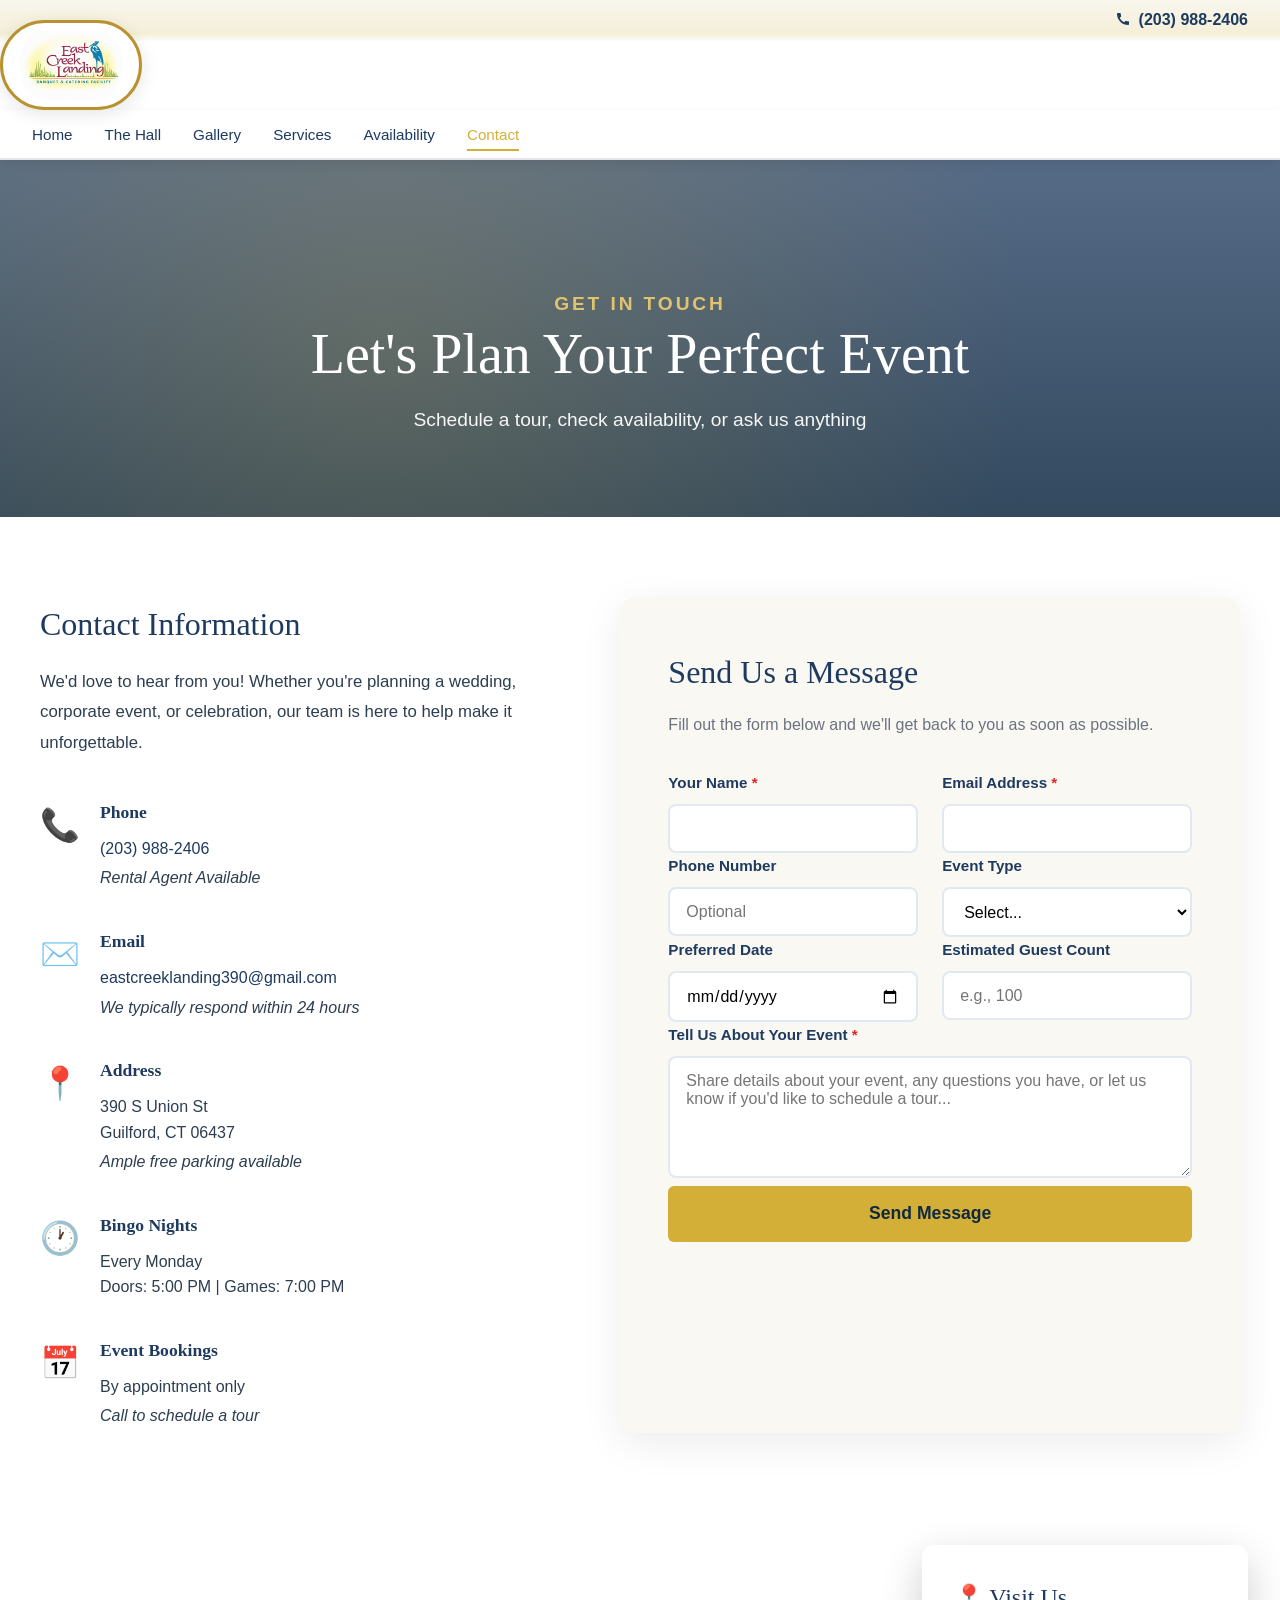
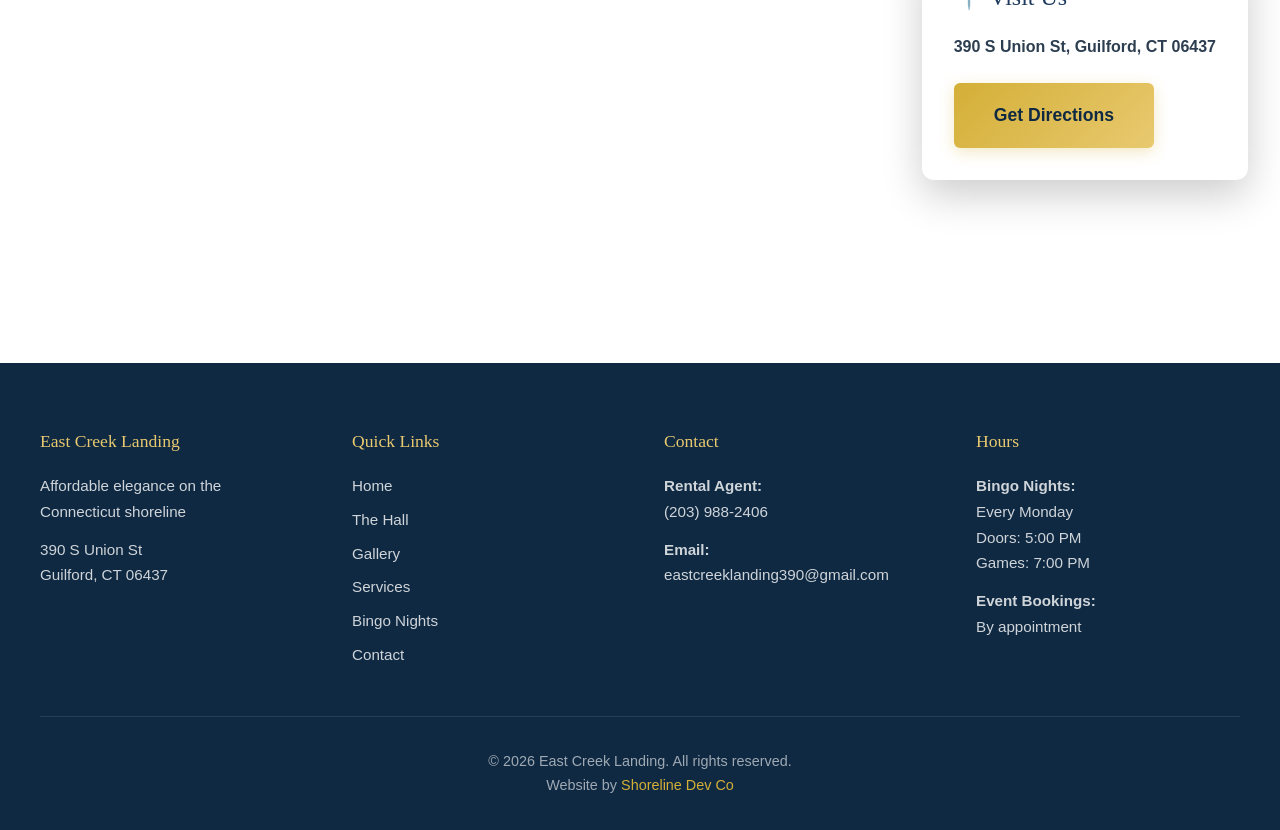
<file: contact.html>
<!DOCTYPE html>
<html lang="en">
<head>
  <meta charset="UTF-8">
  <meta name="viewport" content="width=device-width, initial-scale=1.0">
  <meta name="description" content="Contact East Creek Landing in Guilford, CT. Schedule a tour, check availability, or get answers to your event planning questions.">
  <title>Contact Us | East Creek Landing</title>

  <link rel="stylesheet" href="css/style.css">

  <!-- Open Graph / Social Media Meta Tags -->
  <meta property="og:title" content="East Creek Landing | Banquet Hall in Guilford, CT">
  <meta property="og:description" content="Affordable elegance on the Connecticut shoreline. Perfect venue for weddings, corporate events, and celebrations.">
  <meta property="og:image" content="https://mtufano89.github.io/east_creek_landing/images/outside.jpg">
  <meta property="og:url" content="https://www.eastcreeklanding.com">
  <meta property="og:type" content="website">

  <!-- Twitter Card Meta Tags -->
  <meta name="twitter:card" content="summary_large_image">
  <meta name="twitter:title" content="East Creek Landing | Banquet Hall in Guilford, CT">
  <meta name="twitter:description" content="Affordable elegance on the Connecticut shoreline. Perfect venue for weddings, corporate events, and celebrations.">
  <meta name="twitter:image" content="https://mtufano89.github.io/east_creek_landing/images/outside.jpg">

  <!-- Favicon -->
  <link rel="icon" type="image/x-icon" href="/favicon.ico">
  <link rel="icon" type="image/png" sizes="32x32" href="/favicon-32x32.png">
  <link rel="icon" type="image/png" sizes="16x16" href="/favicon-16x16.png">
  <link rel="apple-touch-icon" sizes="180x180" href="/apple-touch-icon.png">
  <link rel="manifest" href="/site.webmanifest">
</head>

<body>

  <!-- Header -->
  <header class="site-header">
    <div class="header-top">
      <div class="header-top-inner">
        <div class="header-contact">
          <a href="tel:2039882406" class="phone-link">
            <svg width="16" height="16" fill="currentColor" viewBox="0 0 24 24" aria-hidden="true">
              <path d="M20.01 15.38c-1.23 0-2.42-.2-3.53-.56-.35-.12-.74-.03-1.01.24l-1.57 1.97c-2.83-1.35-5.48-3.9-6.89-6.83l1.95-1.66c.27-.28.35-.67.24-1.02-.37-1.11-.56-2.3-.56-3.53 0-.54-.45-.99-.99-.99H4.19C3.65 3 3 3.24 3 3.99 3 13.28 10.73 21 20.01 21c.71 0 .99-.63.99-1.18v-3.45c0-.54-.45-.99-.99-.99z"/>
            </svg>
            (203) 988-2406
          </a>
        </div>
      </div>
    </div>

    <div class="header-logo">
      <a href="index.html">
        <img src="images/logo.png" alt="East Creek Landing" class="logo-img">
      </a>
    </div>

    <nav class="main-nav">
      <ul class="nav-links">
        <li><a href="index.html">Home</a></li>
        <li><a href="hall.html">The Hall</a></li>
        <li><a href="gallery.html">Gallery</a></li>
        <li><a href="services.html">Services</a></li>
        <li><a href="availability.html">Availability</a></li>
        <li><a href="contact.html" class="active">Contact</a></li>
      </ul>

      <button class="hamburger" aria-label="Toggle menu">
        <span></span>
        <span></span>
        <span></span>
      </button>
    </nav>
  </header>

  <!-- Page Hero -->
  <section class="page-hero">
    <div class="page-hero-content">
      <p class="eyebrow">Get in Touch</p>
      <h1>Let's Plan Your Perfect Event</h1>
      <p>Schedule a tour, check availability, or ask us anything</p>
    </div>
  </section>

  <!-- Contact Section -->
  <section class="section contact-section">
    <div class="section-inner">
      <div class="contact-grid">

        <!-- Contact Info -->
        <div class="contact-info">
          <h2>Contact Information</h2>
          <p class="contact-intro">
            We'd love to hear from you! Whether you're planning a wedding, corporate event,
            or celebration, our team is here to help make it unforgettable.
          </p>

          <div class="contact-details">
            <div class="contact-detail-item">
              <div class="contact-icon">📞</div>
              <div>
                <strong>Phone</strong>
                <p><a href="tel:2039882406">(203) 988-2406</a></p>
                <p class="detail-note">Rental Agent Available</p>
              </div>
            </div>

            <div class="contact-detail-item">
              <div class="contact-icon">✉️</div>
              <div>
                <strong>Email</strong>
                <p><a href="mailto:eastcreeklanding390@gmail.com">eastcreeklanding390@gmail.com</a></p>
                <p class="detail-note">We typically respond within 24 hours</p>
              </div>
            </div>

            <div class="contact-detail-item">
              <div class="contact-icon">📍</div>
              <div>
                <strong>Address</strong>
                <p>390 S Union St<br>Guilford, CT 06437</p>
                <p class="detail-note">Ample free parking available</p>
              </div>
            </div>

            <div class="contact-detail-item">
              <div class="contact-icon">🕐</div>
              <div>
                <strong>Bingo Nights</strong>
                <p>Every Monday<br>Doors: 5:00 PM | Games: 7:00 PM</p>
              </div>
            </div>

            <div class="contact-detail-item">
              <div class="contact-icon">📅</div>
              <div>
                <strong>Event Bookings</strong>
                <p>By appointment only</p>
                <p class="detail-note">Call to schedule a tour</p>
              </div>
            </div>
          </div>
        </div>

        <!-- Contact Form -->
        <div class="contact-form-wrapper">
          <h2>Send Us a Message</h2>
          <p class="form-intro">Fill out the form below and we'll get back to you as soon as possible.</p>

          <!-- FormSubmit (works on GitHub Pages). Replace email if needed. -->
          <form action="https://formsubmit.co/Eastcreeklanding390@gmail.com" method="POST">

            <!-- Honeypot spam protection -->
            <input type="text" name="_honey" style="display:none" tabindex="-1" autocomplete="off">

            <!-- Hidden FormSubmit fields -->
            <input type="hidden" name="_subject" value="New Inquiry from East Creek Landing Website">
            <input type="hidden" name="_captcha" value="false">
            <input type="hidden" name="_template" value="table">

            <div class="form-row">
              <div class="form-group">
                <label for="contact-name">Your Name <span class="required">*</span></label>
                <input type="text" id="contact-name" name="Name" required>
              </div>

              <div class="form-group">
                <label for="contact-email">Email Address <span class="required">*</span></label>
                <input type="email" id="contact-email" name="Email" required>
              </div>
            </div>

            <div class="form-row">
              <div class="form-group">
                <label for="contact-phone">Phone Number</label>
                <input type="tel" id="contact-phone" name="Phone" placeholder="Optional">
              </div>

              <div class="form-group">
                <label for="event-type">Event Type</label>
                <select id="event-type" name="Event Type">
                  <option value="">Select...</option>
                  <option value="Wedding">Wedding</option>
                  <option value="Corporate Event">Corporate Event</option>
                  <option value="Birthday Party">Birthday Party</option>
                  <option value="Reunion">Reunion</option>
                  <option value="Meeting/Seminar">Meeting/Seminar</option>
                  <option value="Other">Other</option>
                </select>
              </div>
            </div>

            <div class="form-row">
              <div class="form-group">
                <label for="event-date">Preferred Date</label>
                <input type="date" id="event-date" name="Event Date">
              </div>

              <div class="form-group">
                <label for="guest-count">Estimated Guest Count</label>
                <input type="number" id="guest-count" name="Guest Count" min="1" placeholder="e.g., 100">
              </div>
            </div>

            <div class="form-group">
              <label for="contact-message">Tell Us About Your Event <span class="required">*</span></label>
              <textarea id="contact-message" name="Message" rows="5" placeholder="Share details about your event, any questions you have, or let us know if you'd like to schedule a tour..." required></textarea>
            </div>

            <button type="submit" class="btn btn-primary btn-submit">Send Message</button>
          </form>
        </div>

      </div>
    </div>
  </section>

  <!-- Map Section -->
  <section class="map-section">
    <div class="map-container">
      <iframe
        src="https://www.google.com/maps/embed?pb=!1m18!1m12!1m3!1d2995.8744555555555!2d-72.6822222!3d41.2888888!2m3!1f0!2f0!3f0!3m2!1i1024!2i768!4f13.1!3m3!1m2!1s0x89e7da4444444444%3A0x5555555555555555!2s390%20S%20Union%20St%2C%20Guilford%2C%20CT%2006437!5e0!3m2!1sen!2sus!4v1234567890123!5m2!1sen!2sus"
        width="100%"
        height="450"
        style="border:0;"
        allowfullscreen
        loading="lazy"
        referrerpolicy="no-referrer-when-downgrade"
        title="East Creek Landing Location">
      </iframe>
    </div>

    <div class="map-overlay">
      <div class="map-info">
        <h3>📍 Visit Us</h3>
        <p><strong>390 S Union St, Guilford, CT 06437</strong></p>
        <a href="https://www.google.com/maps/dir//390+S+Union+St,+Guilford,+CT+06437" target="_blank" rel="noopener" class="btn btn-gold">Get Directions</a>
      </div>
    </div>
  </section>

  <!-- Footer -->
  <footer class="site-footer">
    <div class="footer-inner">
      <div class="footer-grid">
        <div class="footer-col">
          <h4>East Creek Landing</h4>
          <p>Affordable elegance on the Connecticut shoreline</p>
          <p class="footer-address">
            390 S Union St<br>
            Guilford, CT 06437
          </p>
        </div>

        <div class="footer-col">
          <h4>Quick Links</h4>
          <div class="footer-links-col">
            <a href="index.html">Home</a>
            <a href="hall.html">The Hall</a>
            <a href="gallery.html">Gallery</a>
            <a href="services.html">Services</a>
            <a href="bingo.html">Bingo Nights</a>
            <a href="contact.html">Contact</a>
          </div>
        </div>

        <div class="footer-col">
          <h4>Contact</h4>
          <p><strong>Rental Agent:</strong><br>(203) 988-2406</p>
          <p><strong>Email:</strong><br>eastcreeklanding390@gmail.com</p>
        </div>

        <div class="footer-col">
          <h4>Hours</h4>
          <p><strong>Bingo Nights:</strong><br>Every Monday<br>Doors: 5:00 PM<br>Games: 7:00 PM</p>
          <p><strong>Event Bookings:</strong><br>By appointment</p>
        </div>
      </div>

      <div class="footer-bottom">
        <p>&copy; <span id="year"></span> East Creek Landing. All rights reserved.</p>
        <p class="created-by">
          Website by <a href="https://www.shorelinedevco.com" target="_blank" rel="noopener">Shoreline Dev Co</a>
        </p>
      </div>
    </div>
  </footer>

  <script>
    document.getElementById('year').textContent = new Date().getFullYear();

    const hamburger = document.querySelector('.hamburger');
    const navLinks = document.querySelector('.nav-links');

    hamburger.addEventListener('click', () => {
      hamburger.classList.toggle('active');
      navLinks.classList.toggle('active');
    });

    document.querySelectorAll('.nav-links a').forEach(link => {
      link.addEventListener('click', () => {
        hamburger.classList.remove('active');
        navLinks.classList.remove('active');
      });
    });

    document.addEventListener('click', (e) => {
      if (!hamburger.contains(e.target) && !navLinks.contains(e.target)) {
        hamburger.classList.remove('active');
        navLinks.classList.remove('active');
      }
    });
  </script>

  <style>
    .contact-section {
      background: white;
    }

    .contact-grid {
      display: grid;
      grid-template-columns: 1fr 1.2fr;
      gap: 4rem;
    }

    .contact-info h2 {
      font-size: 2rem;
      color: var(--navy);
      margin-bottom: 1rem;
      font-weight: 400;
    }

    .contact-intro {
      font-family: -apple-system, BlinkMacSystemFont, 'Segoe UI', sans-serif;
      font-size: 1.05rem;
      line-height: 1.8;
      color: var(--text-dark);
      margin-bottom: 2.5rem;
    }

    .contact-details {
      display: flex;
      flex-direction: column;
      gap: 2rem;
    }

    .contact-detail-item {
      display: flex;
      gap: 1.25rem;
      align-items: start;
    }

    .contact-icon {
      font-size: 2rem;
      flex-shrink: 0;
    }

    .contact-detail-item strong {
      display: block;
      font-size: 1.1rem;
      color: var(--navy);
      margin-bottom: 0.5rem;
    }

    .contact-detail-item p {
      font-family: -apple-system, BlinkMacSystemFont, 'Segoe UI', sans-serif;
      font-size: 1rem;
      color: var(--text-dark);
      margin: 0.25rem 0;
      line-height: 1.6;
    }

    .contact-detail-item a {
      color: var(--navy);
      text-decoration: none;
      transition: color 0.3s ease;
    }

    .contact-detail-item a:hover {
      color: var(--gold);
    }

    .detail-note {
      font-size: 0.9rem;
      color: var(--text-muted);
      font-style: italic;
    }

    .contact-form-wrapper {
      background: var(--cream);
      padding: 3rem;
      border-radius: 16px;
      box-shadow: 0 10px 40px rgba(0,0,0,0.08);
    }

    .contact-form-wrapper h2 {
      font-size: 2rem;
      color: var(--navy);
      margin-bottom: 0.75rem;
      font-weight: 400;
    }

    .form-intro {
      font-family: -apple-system, BlinkMacSystemFont, 'Segoe UI', sans-serif;
      font-size: 1rem;
      color: var(--text-muted);
      margin-bottom: 2rem;
    }

    .contact-form {
      display: flex;
      flex-direction: column;
      gap: 1.5rem;
    }

    .form-row {
      display: grid;
      grid-template-columns: 1fr 1fr;
      gap: 1.5rem;
    }

    .form-group {
      display: flex;
      flex-direction: column;
    }

    .form-group label {
      font-family: -apple-system, BlinkMacSystemFont, 'Segoe UI', sans-serif;
      font-size: 0.95rem;
      font-weight: 600;
      color: var(--navy);
      margin-bottom: 0.5rem;
    }

    .required {
      color: #dc2626;
    }

    .form-group input,
    .form-group select,
    .form-group textarea {
      font-family: -apple-system, BlinkMacSystemFont, 'Segoe UI', sans-serif;
      padding: 0.85rem 1rem;
      border: 2px solid #e2e8f0;
      border-radius: 8px;
      font-size: 1rem;
      transition: border-color 0.3s ease, box-shadow 0.3s ease;
      background: white;
    }

    .form-group input:focus,
    .form-group select:focus,
    .form-group textarea:focus {
      outline: none;
      border-color: var(--gold);
      box-shadow: 0 0 0 3px rgba(212, 175, 55, 0.1);
    }

    .form-group textarea {
      resize: vertical;
      min-height: 120px;
    }

    .btn-submit {
      width: 100%;
      padding: 1.1rem 2rem;
      font-size: 1.1rem;
      margin-top: 0.5rem;
    }

    .map-section {
      position: relative;
      height: 450px;
    }

    .map-container {
      width: 100%;
      height: 100%;
    }

    .map-overlay {
      position: absolute;
      top: 2rem;
      right: 2rem;
      background: white;
      padding: 2rem;
      border-radius: 12px;
      box-shadow: 0 15px 40px rgba(0,0,0,0.2);
      max-width: 350px;
    }

    .map-info h3 {
      font-size: 1.5rem;
      color: var(--navy);
      margin-bottom: 1rem;
      font-weight: 400;
    }

    .map-info p {
      font-family: -apple-system, BlinkMacSystemFont, 'Segoe UI', sans-serif;
      font-size: 1rem;
      color: var(--text-dark);
      margin-bottom: 1.5rem;
      line-height: 1.6;
    }

    @media (max-width: 968px) {
      .contact-grid {
        grid-template-columns: 1fr;
        gap: 3rem;
      }

      .form-row {
        grid-template-columns: 1fr;
        gap: 1.5rem;
      }

      .contact-form-wrapper {
        padding: 2rem;
      }

      .map-overlay {
        position: static;
        margin: 2rem auto;
        max-width: 90%;
      }
    }

    @media (max-width: 600px) {
      .contact-form-wrapper {
        padding: 1.5rem;
      }

      .map-section {
        height: 350px;
      }
    }
  </style>

</body>
</html>
</file>
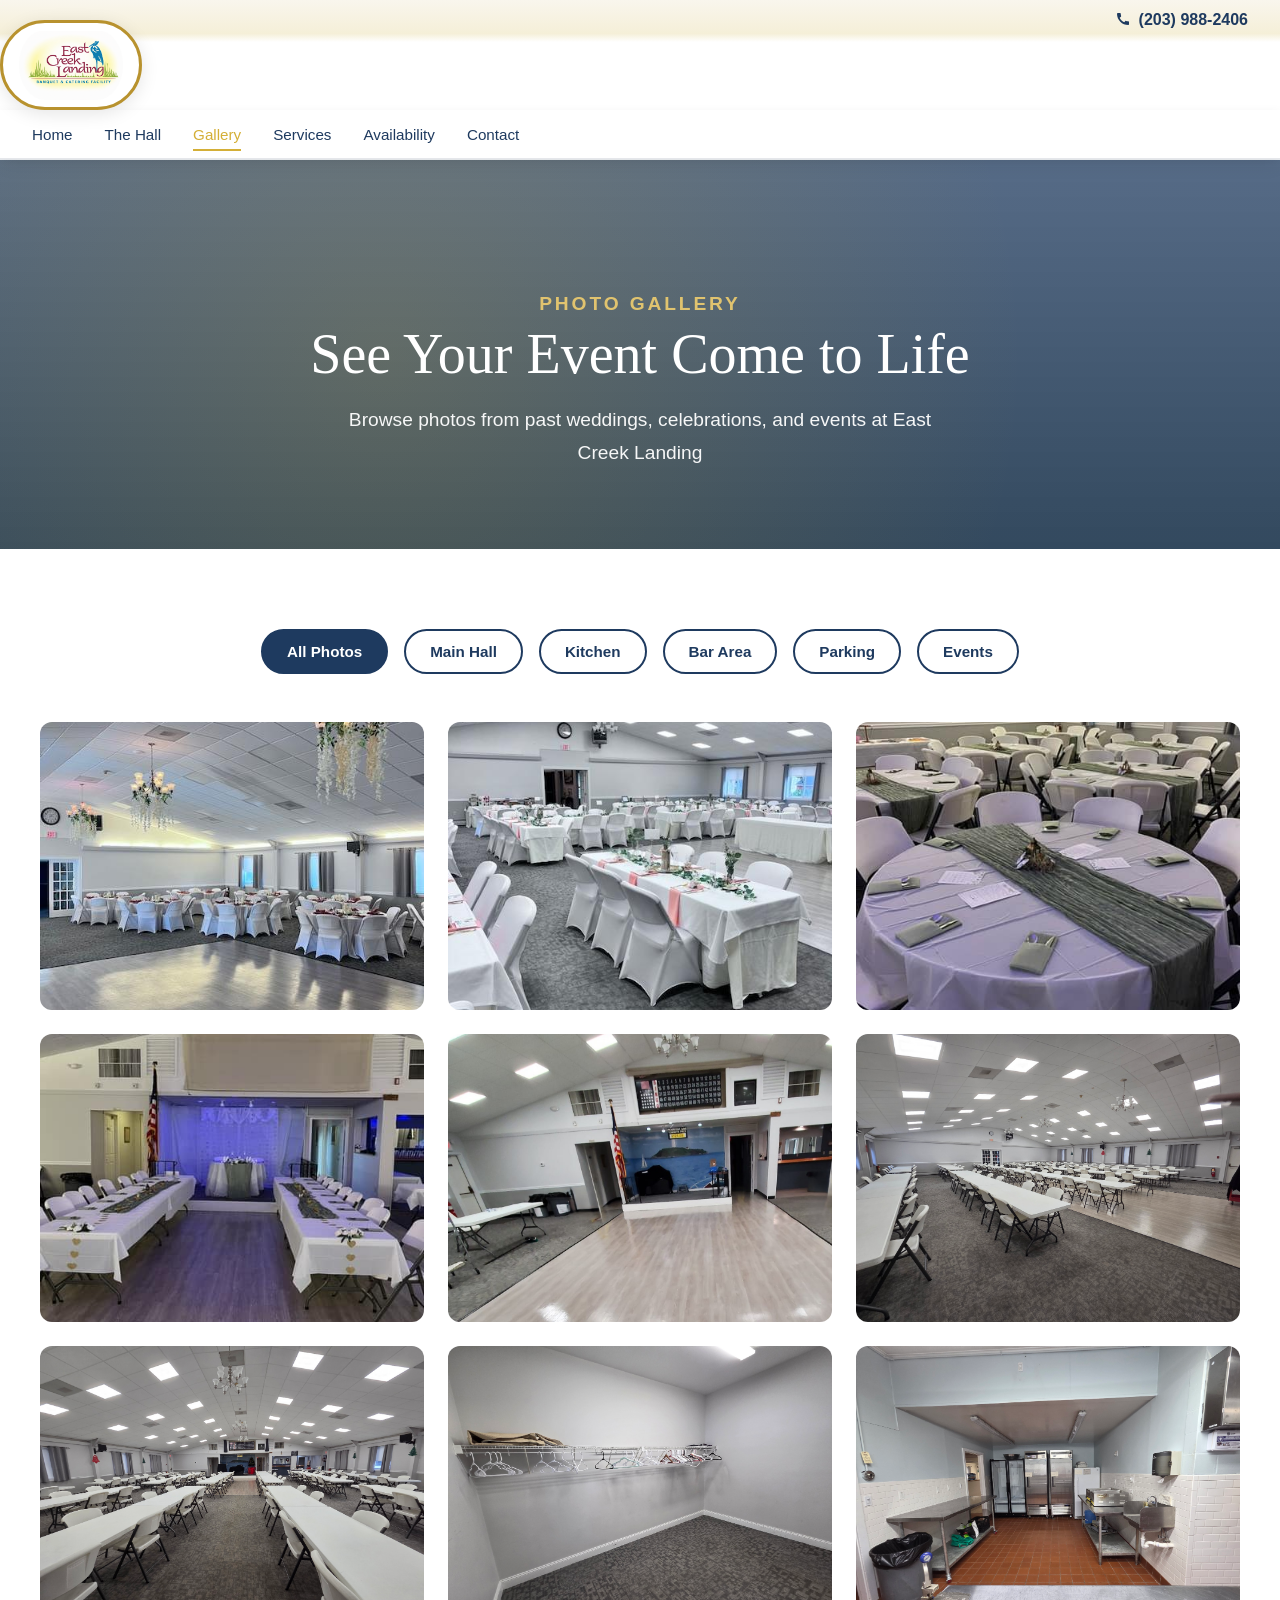
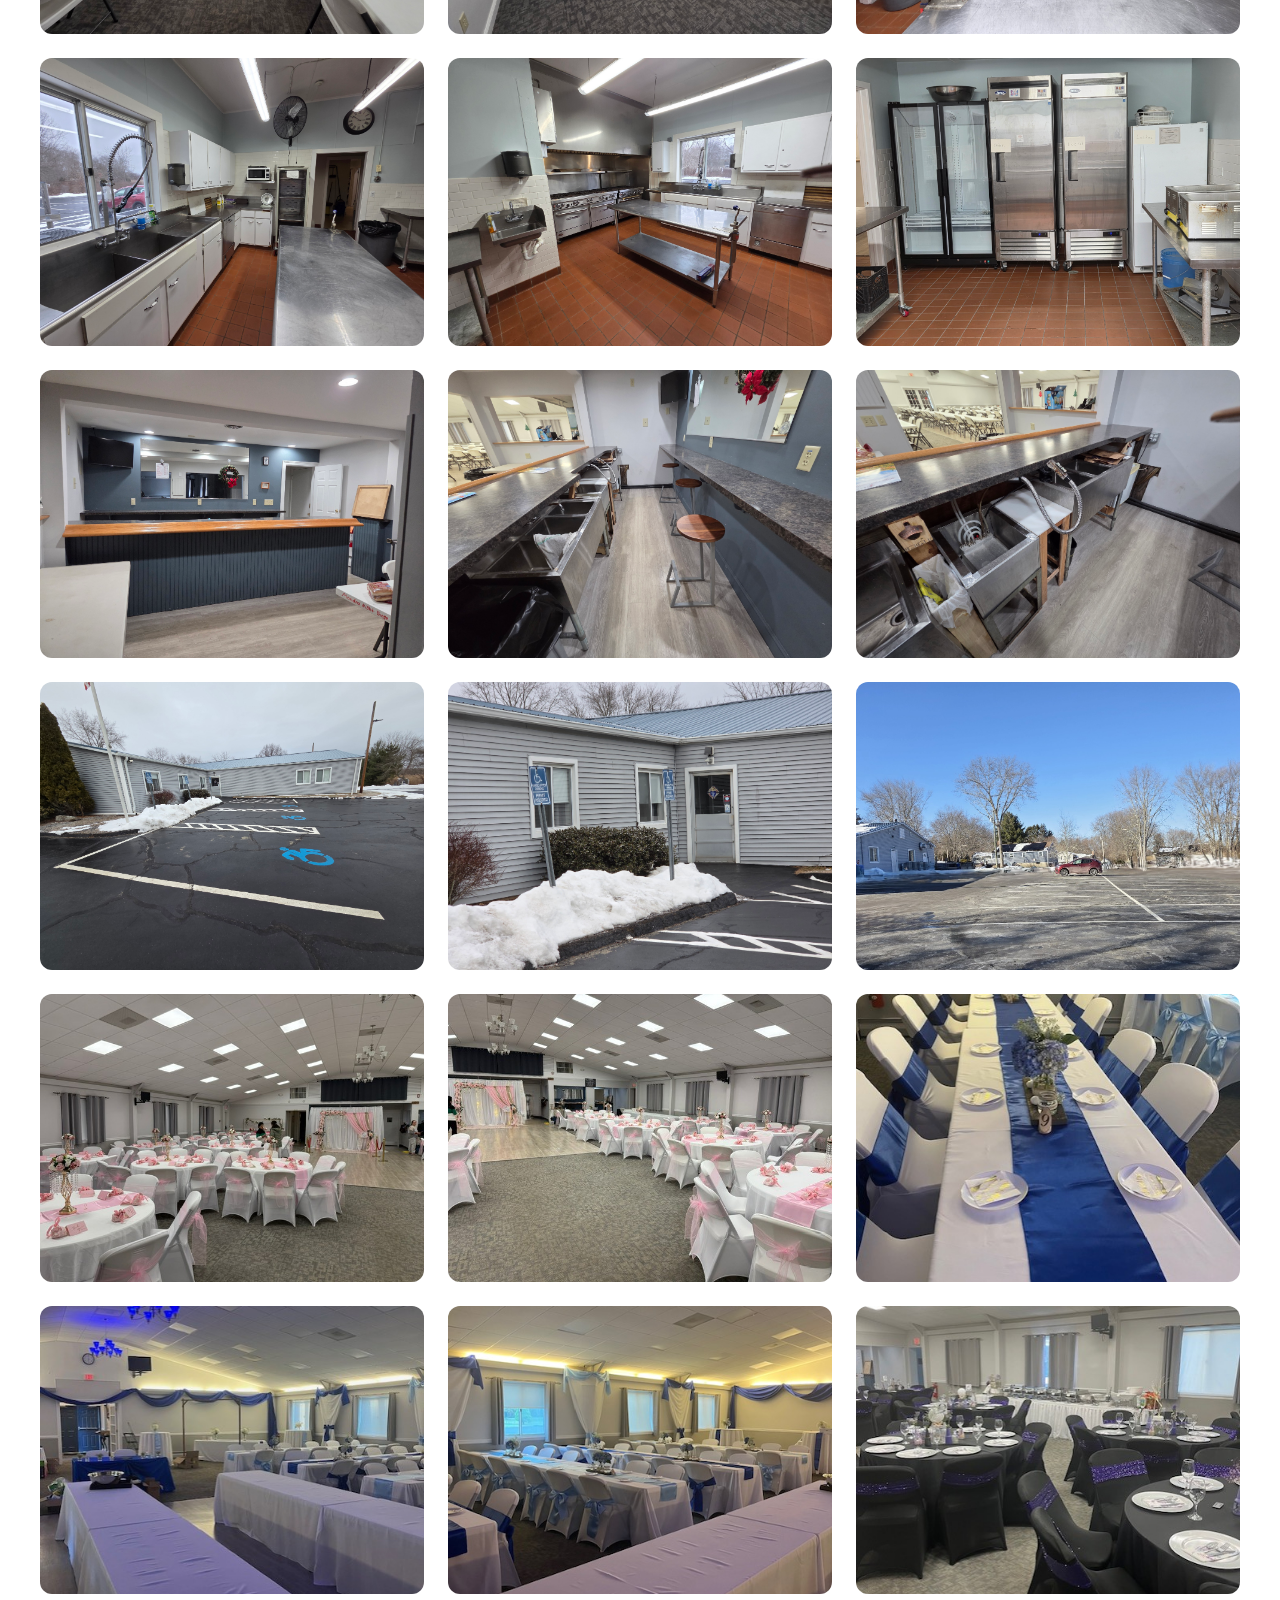
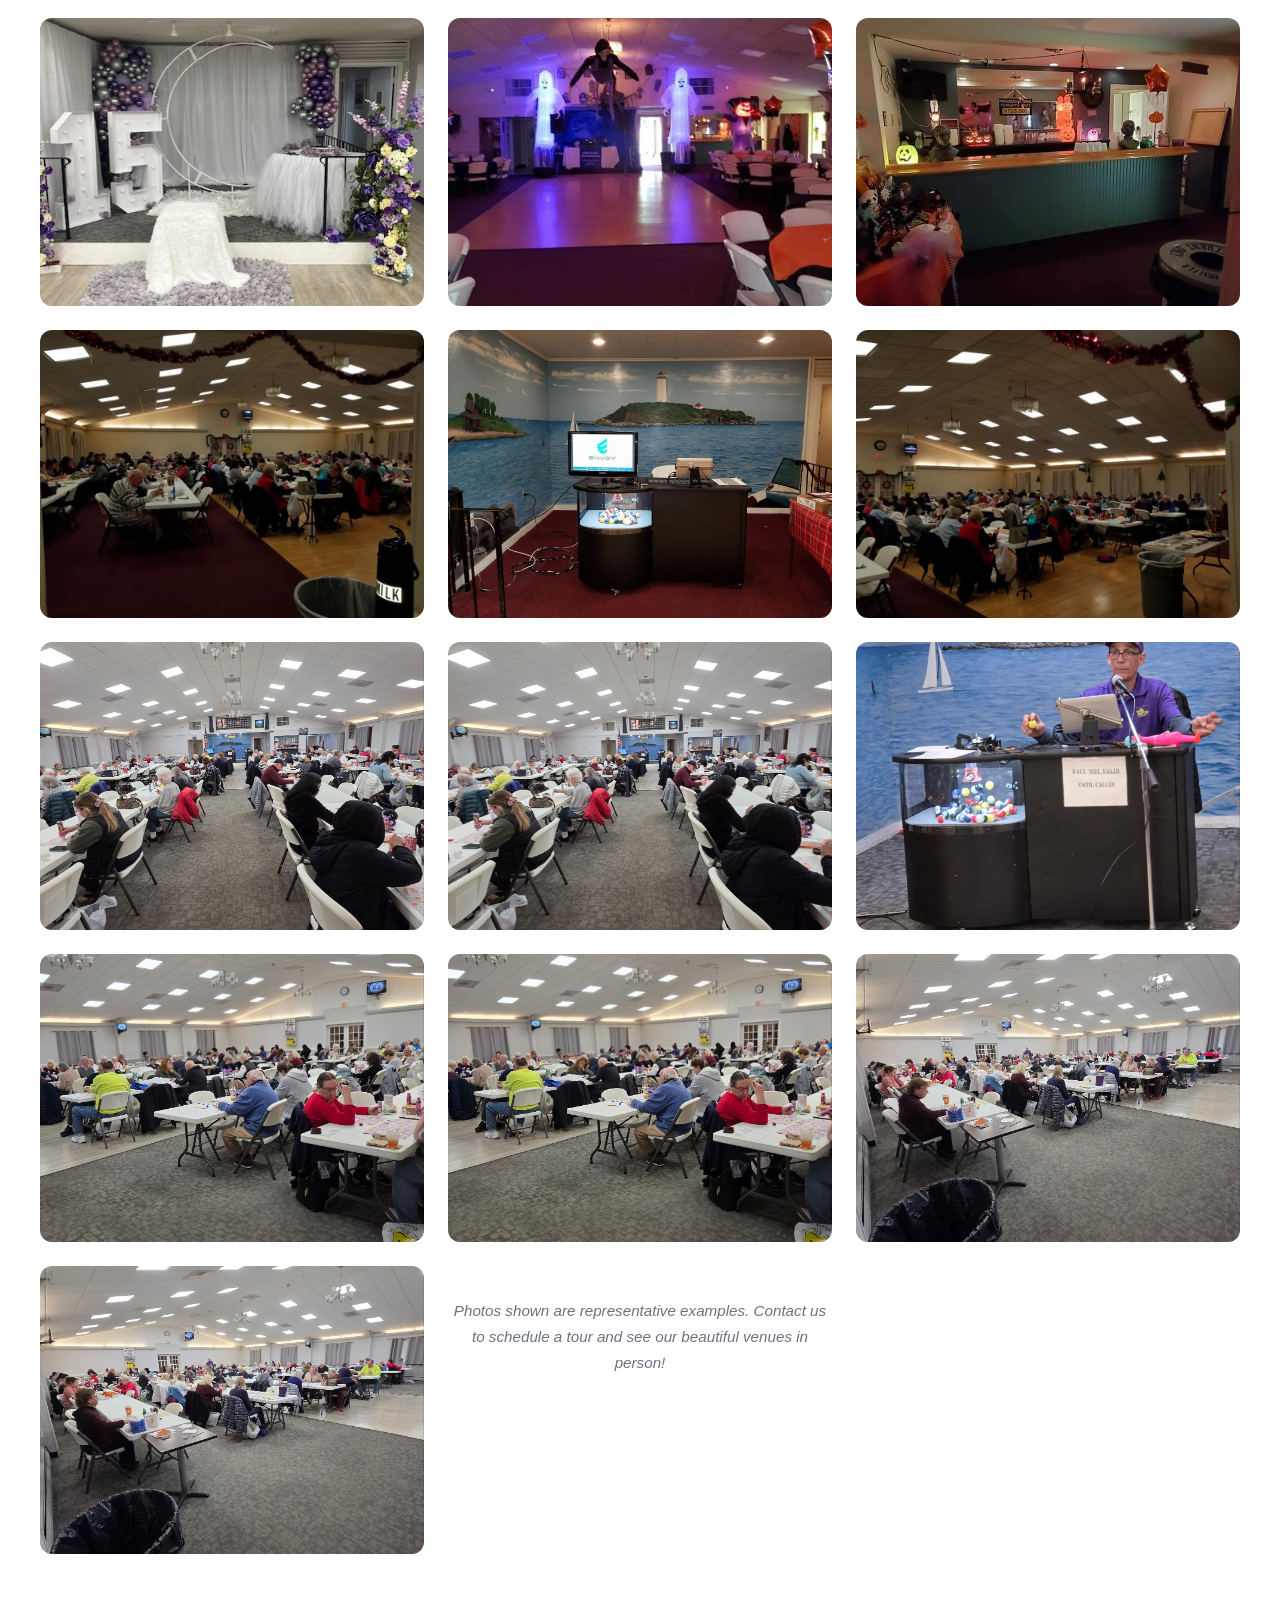
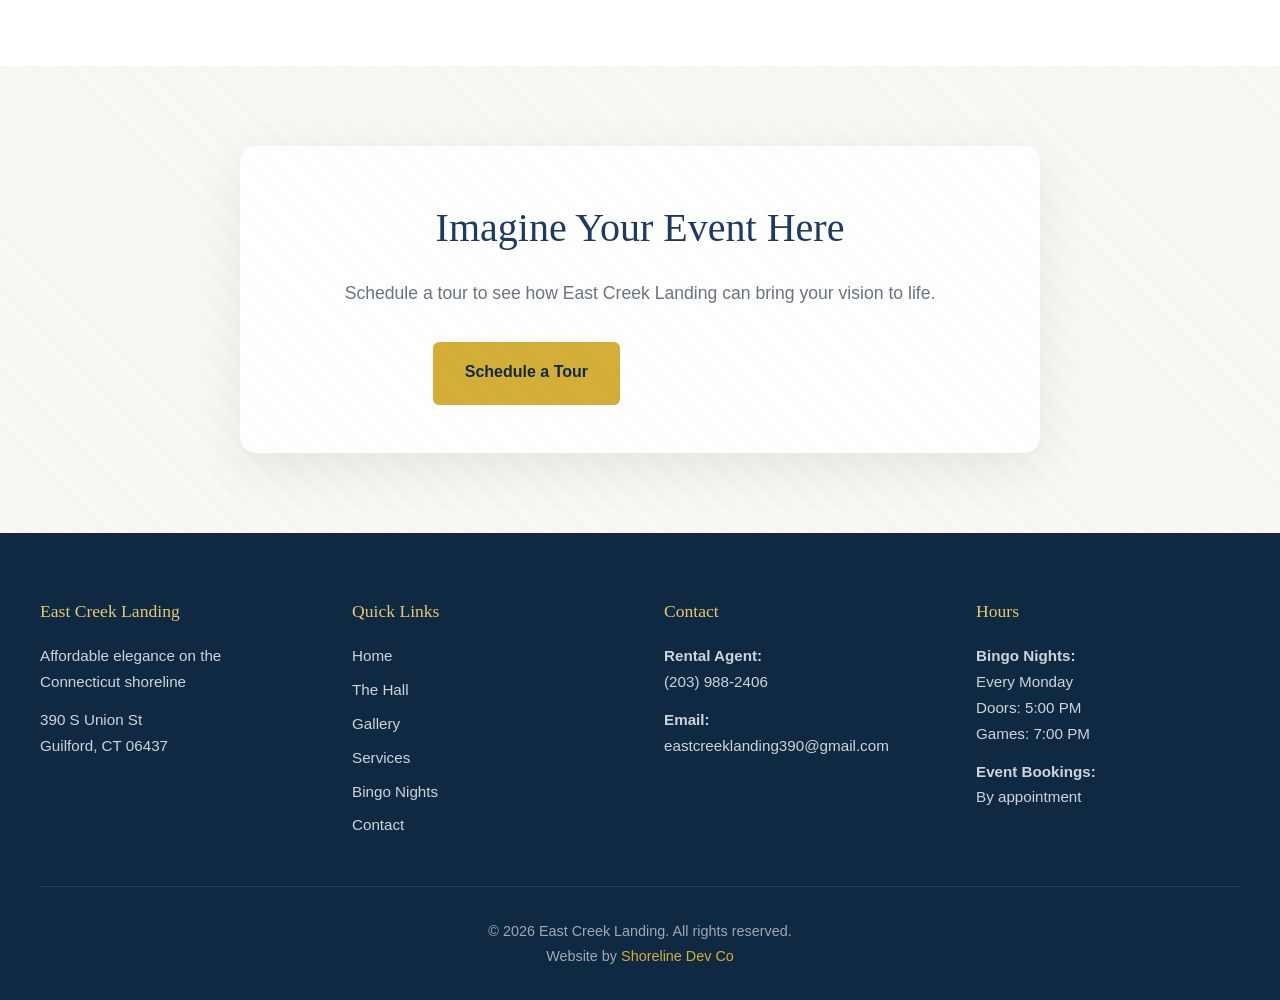
<file: gallery.html>
<!DOCTYPE html>
<html lang="en">
<head>
  <meta charset="UTF-8">
  <meta name="viewport" content="width=device-width, initial-scale=1.0">
  <meta name="description" content="View photos of past events at East Creek Landing - weddings, corporate events, and celebrations in Guilford, CT.">
  <title>Photo Gallery | East Creek Landing</title>
  <link rel="stylesheet" href="css/style.css">

 <!-- Open Graph / Social Media Meta Tags -->
<meta property="og:title" content="East Creek Landing | Banquet Hall in Guilford, CT">
<meta property="og:description" content="Affordable elegance on the Connecticut shoreline. Perfect venue for weddings, corporate events, and celebrations.">
<meta property="og:image" content="https://mtufano89.github.io/east_creek_landing/images/outside.jpg">
<meta property="og:url" content="https://www.eastcreeklanding.com">
<meta property="og:type" content="website">

<!-- Twitter Card Meta Tags -->
<meta name="twitter:card" content="summary_large_image">
<meta name="twitter:title" content="East Creek Landing | Banquet Hall in Guilford, CT">
<meta name="twitter:description" content="Affordable elegance on the Connecticut shoreline. Perfect venue for weddings, corporate events, and celebrations.">
<meta name="twitter:image" content="https://mtufano89.github.io/east_creek_landing/images/outside.jpg">
<meta charset="UTF-8">
  <meta name="viewport" content="width=device-width, initial-scale=1.0">
  <meta name="description" content="...">
  <title>East Creek Landing | Banquet Hall in Guilford, CT</title>
  
  <!-- Favicon -->
  <link rel="icon" type="image/x-icon" href="/favicon.ico">
  <link rel="icon" type="image/png" sizes="32x32" href="/favicon-32x32.png">
  <link rel="icon" type="image/png" sizes="16x16" href="/favicon-16x16.png">
  <link rel="apple-touch-icon" sizes="180x180" href="/apple-touch-icon.png">
  <link rel="manifest" href="/site.webmanifest">
  
  <link rel="stylesheet" href="css/style.css">
</head>
<body>
  
  <!-- Navigation -->
  <header class="site-header">
  <!-- Top Info Bar (Light Blue) -->
  <div class="header-top">
    <div class="header-top-inner">
      
      <div class="header-contact">
        <a href="tel:2039882406" class="phone-link">
          <svg width="16" height="16" fill="currentColor" viewBox="0 0 24 24">
            <path d="M20.01 15.38c-1.23 0-2.42-.2-3.53-.56-.35-.12-.74-.03-1.01.24l-1.57 1.97c-2.83-1.35-5.48-3.9-6.89-6.83l1.95-1.66c.27-.28.35-.67.24-1.02-.37-1.11-.56-2.3-.56-3.53 0-.54-.45-.99-.99-.99H4.19C3.65 3 3 3.24 3 3.99 3 13.28 10.73 21 20.01 21c.71 0 .99-.63.99-1.18v-3.45c0-.54-.45-.99-.99-.99z"/>
          </svg>
          (203) 988-2406
        </a>
      </div>
    </div>
  </div>

  <!-- Logo Section (Overlapping) -->
  <div class="header-logo">
    <a href="index.html">
      <img src="images/logo.png" alt="East Creek Landing" class="logo-img">
    </a>
  </div>

  <!-- Main Navigation (White Bar) -->
  <nav class="main-nav">
    <ul class="nav-links">
      <li><a href="index.html">Home</a></li>
      <li><a href="hall.html">The Hall</a></li>
      <li><a href="gallery.html" class="active">Gallery</a></li>
      <li><a href="services.html">Services</a></li>
      <li><a href="availability.html">Availability</a></li>
      <li><a href="contact.html">Contact</a></li>
    </ul>
    
    <!-- Hamburger for mobile -->
    <button class="hamburger" aria-label="Toggle menu">
      <span></span>
      <span></span>
      <span></span>
    </button>
  </nav>
</header>

  <!-- Page Hero -->
  <section class="page-hero">
    <div class="page-hero-content">
      <p class="eyebrow">Photo Gallery</p>
      <h1>See Your Event Come to Life</h1>
      <p>Browse photos from past weddings, celebrations, and events at East Creek Landing</p>
    </div>
  </section>

  <!-- Gallery Categories -->
  <section class="section gallery-section">
    <div class="section-inner">
      <div class="gallery-filters">
        <button class="filter-btn active" data-category="all">All Photos</button>
        <button class="filter-btn" data-category="Main Hall">Main Hall</button>
        <button class="filter-btn" data-category="Kitchen">Kitchen</button>
        <button class="filter-btn" data-category="Bar Area">Bar Area</button>
        <button class="filter-btn" data-category="Parking">Parking</button>
        <button class="filter-btn" data-category="Events">Events</button>
      </div>

      <div class="gallery-grid">
        <!-- Main Hall -->
        <div class="gallery-item" data-category="Main Hall">
          <img src="images/main-room-1.jpeg" alt="Wedding reception">
          <div class="gallery-overlay">
            <p>Wedding Reception</p>
          </div>
        </div>

        <div class="gallery-item" data-category="Main Hall">
          <img src="images/main_room_2.png" alt="Wedding setup">
          <div class="gallery-overlay">
            <p>Elegant Wedding Setup</p>
          </div>
        </div>

        <div class="gallery-item" data-category="Main Hall">
          <img src="images/main_room_3.jpg" alt="Wedding celebration">
          <div class="gallery-overlay">
            <p>Celebration</p>
          </div>
        </div>

        <div class="gallery-item" data-category="Main Hall">
          <img src="images/main_room_4.jpg" alt="Elegant Staging">
          <div class="gallery-overlay">
            <p>Elegant Staging</p>
          </div>
        </div>

        <div class="gallery-item" data-category="Main Hall">
          <img src="images/main_room_5.jpg" alt="Open Dance Floor">
          <div class="gallery-overlay">
            <p>Open Dance Floor</p>
          </div>
        </div>

 <div class="gallery-item" data-category="Main Hall">
          <img src="images/main_room_6.JPG" alt="Spacious Layout">
          <div class="gallery-overlay">
            <p>Spacious Layout</p>
          </div>
        </div>

        <div class="gallery-item" data-category="Main Hall">
          <img src="images/main_room_7.JPG" alt="Large Events">
          <div class="gallery-overlay">
            <p>Large Events</p>
          </div>
        </div>

        <div class="gallery-item" data-category="Main Hall">
          <img src="images/coat_room.JPG" alt="Coat Room">
          <div class="gallery-overlay">
            <p>Coat Room</p>
          </div>
        </div>

        <!-- Kitchen -->
        <div class="gallery-item" data-category="Kitchen">
          <img src="images/kitchen_3.JPG" alt="Commerical Kitchen">
          <div class="gallery-overlay">
            <p>Commercial Kitchen</p>
          </div>
        </div>

        <div class="gallery-item" data-category="Kitchen">
          <img src="images/kitchen_5.JPG" alt="Prep Area">
          <div class="gallery-overlay">
            <p>Prep Area</p>
          </div>
        </div>

         <div class="gallery-item" data-category="Kitchen">
          <img src="images/kitchen_8.JPG" alt="Commerical Appliances">
          <div class="gallery-overlay">
            <p>Commercial Appliances</p>
          </div>
        </div>

        <div class="gallery-item" data-category="Kitchen">
          <img src="images/kitchen_9.JPG" alt="Food Storage Area">
          <div class="gallery-overlay">
            <p>Food Storge Area</p>
          </div>
        </div>



        <!-- Bar Area -->
        <div class="gallery-item" data-category="Bar Area">
          <img src="images/bar_1.JPG" alt="Built-In Bar">
          <div class="gallery-overlay">
            <p>Built-In Bar</p>
          </div>
        </div>

        <div class="gallery-item" data-category="Bar Area">
          <img src="images/bar_4.JPG" alt="Serving Area">
          <div class="gallery-overlay">
            <p>Serving Area</p>
          </div>
        </div>

        <div class="gallery-item" data-category="Bar Area">
          <img src="images/bar_5.JPG" alt="Commerical Sinks">
          <div class="gallery-overlay">
            <p>Commerical Sinks</p>
          </div>
        </div>

        <!-- Parking -->
        <div class="gallery-item" data-category="Parking">
          <img src="images/parking_lot.JPG" alt="Handicap Accessible Parking">
          <div class="gallery-overlay">
            <p>Handicap Accessible Parking</p>
          </div>
        </div>

         <div class="gallery-item" data-category="Parking">
          <img src="images/parking_lot_2.JPG" alt="Handicap Accessible Entrance">
          <div class="gallery-overlay">
            <p>Handicap Accessible Entrance</p>
          </div>
        </div>

        <div class="gallery-item" data-category="Parking">
          <img src="images/parking_4.JPG" alt="Ample Parking">
          <div class="gallery-overlay">
            <p>Ample Parking</p>
          </div>
        </div>

        <!-- EVENTS -->

<div class="gallery-item" data-category="Events">
          <img src="images/event_1.jpg" alt="Reception Layout">
          <div class="gallery-overlay">
            <p>Reception Layout</p>
          </div>
        </div>


<div class="gallery-item" data-category="Events">
          <img src="images/event_2.jpg" alt="Formal Event Seating">
          <div class="gallery-overlay">
            <p>Formal Event Seating</p>
          </div>
        </div>




        
 <div class="gallery-item" data-category="Events">
          <img src="images/event_3.jpg" alt="Flexible Table Layouts">
          <div class="gallery-overlay">
            <p>Flexible Table Layouts</p>
          </div>
        </div>

<div class="gallery-item" data-category="Events">
          <img src="images/event_4.jpg" alt="Event Lighting">
          <div class="gallery-overlay">
            <p>Event Lighting</p>
          </div>
        </div>


<div class="gallery-item" data-category="Events">
          <img src="images/event_5.jpg" alt="Elegant">
          <div class="gallery-overlay">
            <p>Elegant</p>
          </div>
        </div>


<div class="gallery-item" data-category="Events">
          <img src="images/event_6.jpg" alt="Expanded Seating Options">
          <div class="gallery-overlay">
            <p>Expanded Seating Options</p>
          </div>
        </div>

      <div class="gallery-item" data-category="Events">
          <img src="images/event_7.jpg" alt="Center Stage">
          <div class="gallery-overlay">
            <p>Center Stage</p>
          </div>
        </div>  



<div class="gallery-item" data-category="Events">
          <img src="images/halloween_1.JPG" alt="Flexible Table Layouts">
          <div class="gallery-overlay">
            <p>Holiday Party</p>
          </div>
        </div>




        
        <div class="gallery-item" data-category="Events">
          <img src="images/halloween_4.JPG" alt="Halloween Theme">
          <div class="gallery-overlay">
            <p>Halloween Theme</p>
          </div>
        </div>

        <div class="gallery-item" data-category="Events">
          <img src="images/bingo.JPG" alt="Monday Bingo">
          <div class="gallery-overlay">
            <p>Monday Bingo</p>
          </div>
        </div>

        <div class="gallery-item" data-category="Events">
          <img src="images/bingo_2.JPG" alt="Monday Bingo">
          <div class="gallery-overlay">
            <p>Monday Bingo Stage</p>
          </div>
        </div>

        <div class="gallery-item" data-category="Events">
          <img src="images/bingo_3.JPG" alt="Monday Bingo Stage">
          <div class="gallery-overlay">
            <p>Monday Bingo</p>
          </div>
        </div>

        <div class="gallery-item" data-category="Events">
          <img src="images/bingo_4.JPG" alt="Monday Bingo Stage">
          <div class="gallery-overlay">
            <p>Monday Bingo</p>
          </div>
        </div>
        <div class="gallery-item" data-category="Events">
          <img src="images/bingo_5.JPG" alt="Monday Bingo Stage">
          <div class="gallery-overlay">
            <p>Monday Bingo</p>
          </div>
        </div>
        <div class="gallery-item" data-category="Events">
          <img src="images/bingo_6.JPG" alt="Monday Bingo Stage">
          <div class="gallery-overlay">
            <p>Monday Bingo</p>
          </div>
        </div>
        <div class="gallery-item" data-category="Events">
          <img src="images/bingo_7.JPG" alt="Monday Bingo Stage">
          <div class="gallery-overlay">
            <p>Monday Bingo</p>
          </div>
        </div>
        <div class="gallery-item" data-category="Events">
          <img src="images/bingo_8.JPG" alt="Monday Bingo Stage">
          <div class="gallery-overlay">
            <p>Monday Bingo</p>
          </div>
        </div>
        <div class="gallery-item" data-category="Events">
          <img src="images/bingo_9.JPG" alt="Monday Bingo Stage">
          <div class="gallery-overlay">
            <p>Monday Bingo</p>
          </div>
        </div>
        <div class="gallery-item" data-category="Events">
          <img src="images/bingo_10.JPG" alt="Monday Bingo Stage">
          <div class="gallery-overlay">
            <p>Monday Bingo</p>
          </div>
        </div>

      <p class="gallery-note">
        Photos shown are representative examples. Contact us to schedule a tour and see our beautiful venues in person!
      </p>
    </div>
  </section>

  <!-- CTA -->
  <section class="section cta-section">
    <div class="section-inner">
      <div class="cta-box">
        <h2>Imagine Your Event Here</h2>
        <p>Schedule a tour to see how East Creek Landing can bring your vision to life.</p>
        <div class="cta-buttons">
          <a href="contact.html" class="btn btn-primary">Schedule a Tour</a>
          <a href="tel:2039882406" class="btn btn-secondary">Call (203) 988-2406</a>
        </div>
      </div>
    </div>
  </section>

  <!-- Footer -->
  <footer class="site-footer">
    <div class="footer-inner">
      <div class="footer-grid">
        <div class="footer-col">
          <h4>East Creek Landing</h4>
          <p>Affordable elegance on the Connecticut shoreline</p>
          <p class="footer-address">
            390 S Union St<br>
            Guilford, CT 06437
          </p>
        </div>

        <div class="footer-col">
          <h4>Quick Links</h4>
          <ul class="footer-links-col">
            <a href="index.html">Home</a>
            <a href="hall.html">The Hall</a>
            <a href="gallery.html">Gallery</a>
            <a href="services.html">Services</a>
            <a href="bingo.html">Bingo Nights</a>
            <a href="contact.html">Contact</a>
          </ul>
        </div>

        <div class="footer-col">
          <h4>Contact</h4>
          <p><strong>Rental Agent:</strong><br>(203) 988-2406</p>
          <p><strong>Email:</strong><br>eastcreeklanding390@gmail.com</p>
        </div>

        <div class="footer-col">
          <h4>Hours</h4>
          <p><strong>Bingo Nights:</strong><br>Every Monday<br>Doors: 5:00 PM<br>Games: 7:00 PM</p>
          <p><strong>Event Bookings:</strong><br>By appointment</p>
        </div>
      </div>

      <div class="footer-bottom">
  <p>&copy; <span id="year"></span> East Creek Landing. All rights reserved.</p>
  <p class="created-by">
    Website by <a href="https://www.shorelinedevco.com" target="_blank" rel="noopener">Shoreline Dev Co</a>
  </p>
</div>
  </footer>

  <script>
    document.getElementById('year').textContent = new Date().getFullYear();

    // Hamburger Menu Toggle
    const hamburger = document.querySelector('.hamburger');
    const navLinks = document.querySelector('.nav-links');

    hamburger.addEventListener('click', () => {
      hamburger.classList.toggle('active');
      navLinks.classList.toggle('active');
    });

    // Close menu when clicking a link
    document.querySelectorAll('.nav-links a').forEach(link => {
      link.addEventListener('click', () => {
        hamburger.classList.remove('active');
        navLinks.classList.remove('active');
      });
    });

    // Close menu when clicking outside
    document.addEventListener('click', (e) => {
      if (!hamburger.contains(e.target) && !navLinks.contains(e.target)) {
        hamburger.classList.remove('active');
        navLinks.classList.remove('active');
      }
    });

    // Gallery filter functionality
    const filterBtns = document.querySelectorAll('.filter-btn');
    const galleryItems = document.querySelectorAll('.gallery-item');

    filterBtns.forEach(btn => {
      btn.addEventListener('click', () => {
        // Remove active class from all buttons
        filterBtns.forEach(b => b.classList.remove('active'));
        // Add active class to clicked button
        btn.classList.add('active');

        const category = btn.getAttribute('data-category');

        galleryItems.forEach(item => {
          if (category === 'all' || item.getAttribute('data-category') === category) {
            item.style.display = 'block';
            setTimeout(() => {
              item.style.opacity = '1';
              item.style.transform = 'scale(1)';
            }, 10);
          } else {
            item.style.opacity = '0';
            item.style.transform = 'scale(0.8)';
            setTimeout(() => {
              item.style.display = 'none';
            }, 300);
          }
        });
      });
    });
  </script>

  <style>
    .gallery-section {
      background: white;
    }

    .gallery-filters {
      display: flex;
      gap: 1rem;
      justify-content: center;
      flex-wrap: wrap;
      margin-bottom: 3rem;
    }

    .filter-btn {
      font-family: -apple-system, BlinkMacSystemFont, 'Segoe UI', sans-serif;
      padding: 0.75rem 1.5rem;
      border: 2px solid var(--navy);
      background: transparent;
      color: var(--navy);
      border-radius: 50px;
      font-weight: 600;
      font-size: 0.95rem;
      cursor: pointer;
      transition: all 0.3s ease;
    }

    .filter-btn:hover,
    .filter-btn.active {
      background: var(--navy);
      color: white;
    }

    .gallery-grid {
      display: grid;
      grid-template-columns: repeat(3, 1fr);
      gap: 1.5rem;
      margin-bottom: 2rem;
    }

    .gallery-item {
      position: relative;
      overflow: hidden;
      border-radius: 12px;
      cursor: pointer;
      aspect-ratio: 4/3;
      transition: opacity 0.3s ease, transform 0.3s ease;
    }

    .gallery-item img {
      width: 100%;
      height: 100%;
      object-fit: cover;
      transition: transform 0.5s ease;
    }

    .gallery-item:hover img {
      transform: scale(1.1);
    }

    .gallery-overlay {
      position: absolute;
      bottom: 0;
      left: 0;
      right: 0;
      background: linear-gradient(to top, rgba(15, 23, 42, 0.9), transparent);
      padding: 2rem 1.5rem 1.5rem;
      transform: translateY(100%);
      transition: transform 0.3s ease;
    }

    .gallery-item:hover .gallery-overlay {
      transform: translateY(0);
    }

    .gallery-overlay p {
      font-family: -apple-system, BlinkMacSystemFont, 'Segoe UI', sans-serif;
      color: white;
      font-weight: 600;
      font-size: 1rem;
      margin: 0;
    }

    .gallery-note {
      font-family: -apple-system, BlinkMacSystemFont, 'Segoe UI', sans-serif;
      text-align: center;
      color: var(--text-muted);
      font-size: 0.95rem;
      font-style: italic;
      margin-top: 2rem;
    }

    @media (max-width: 968px) {
      .gallery-grid {
        grid-template-columns: repeat(2, 1fr);
        gap: 1rem;
      }
    }

    @media (max-width: 600px) {
      .gallery-grid {
        grid-template-columns: 1fr;
      }

      .gallery-filters {
        flex-direction: column;
        align-items: stretch;
      }

      .filter-btn {
        width: 100%;
      }
    }
  </style>


</body>
</html>
</file>
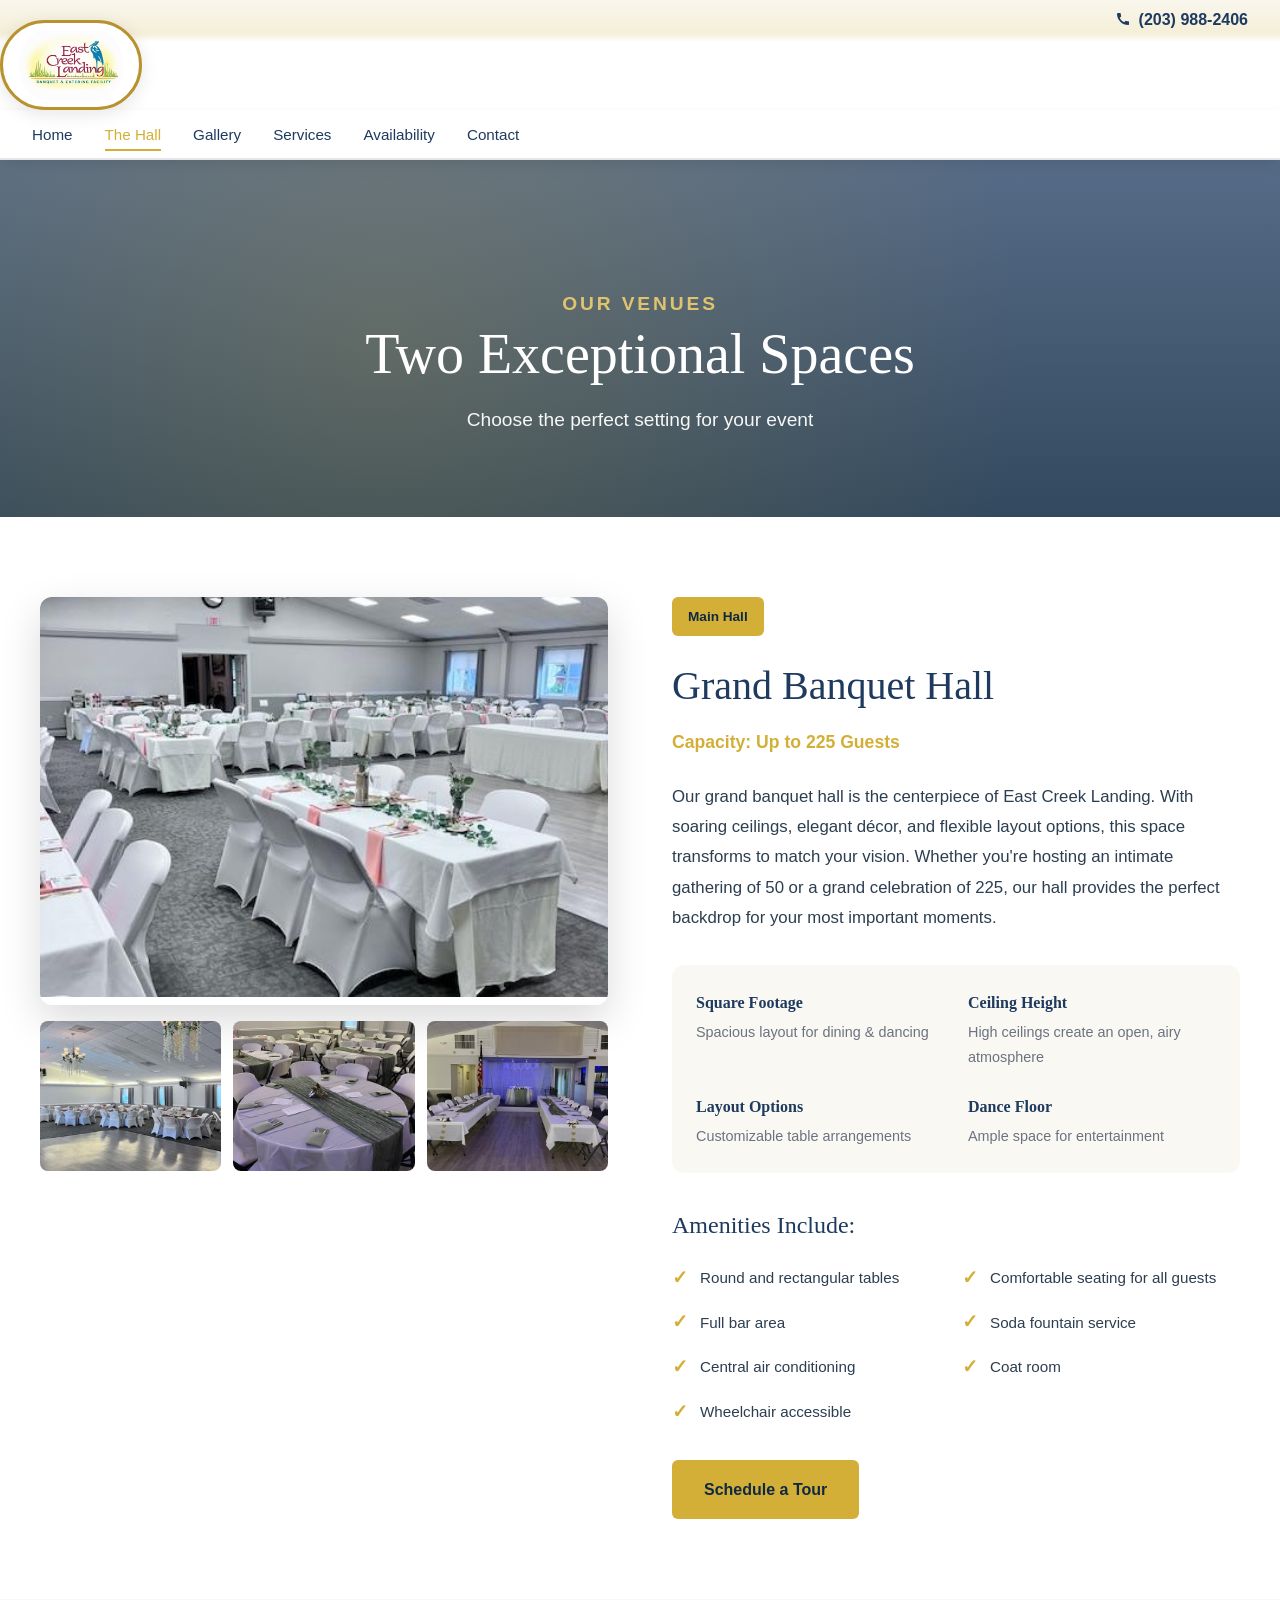
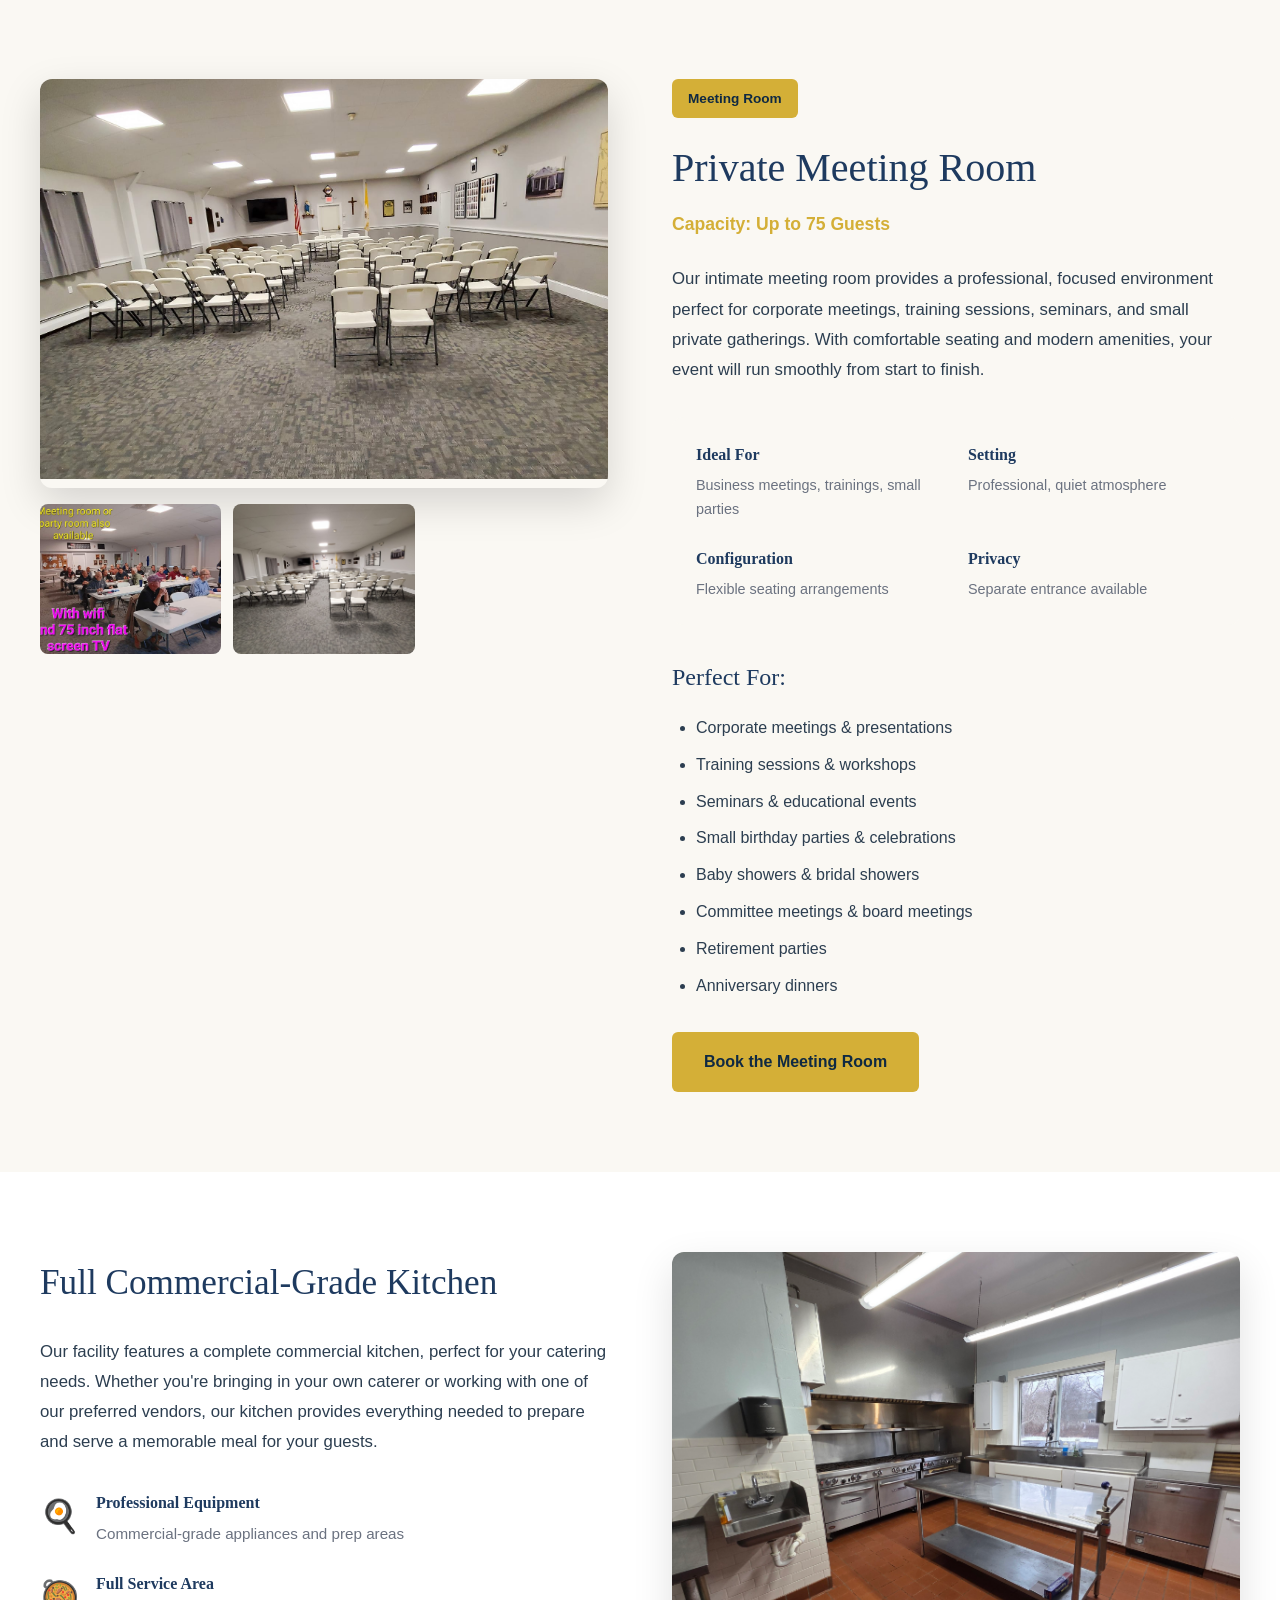
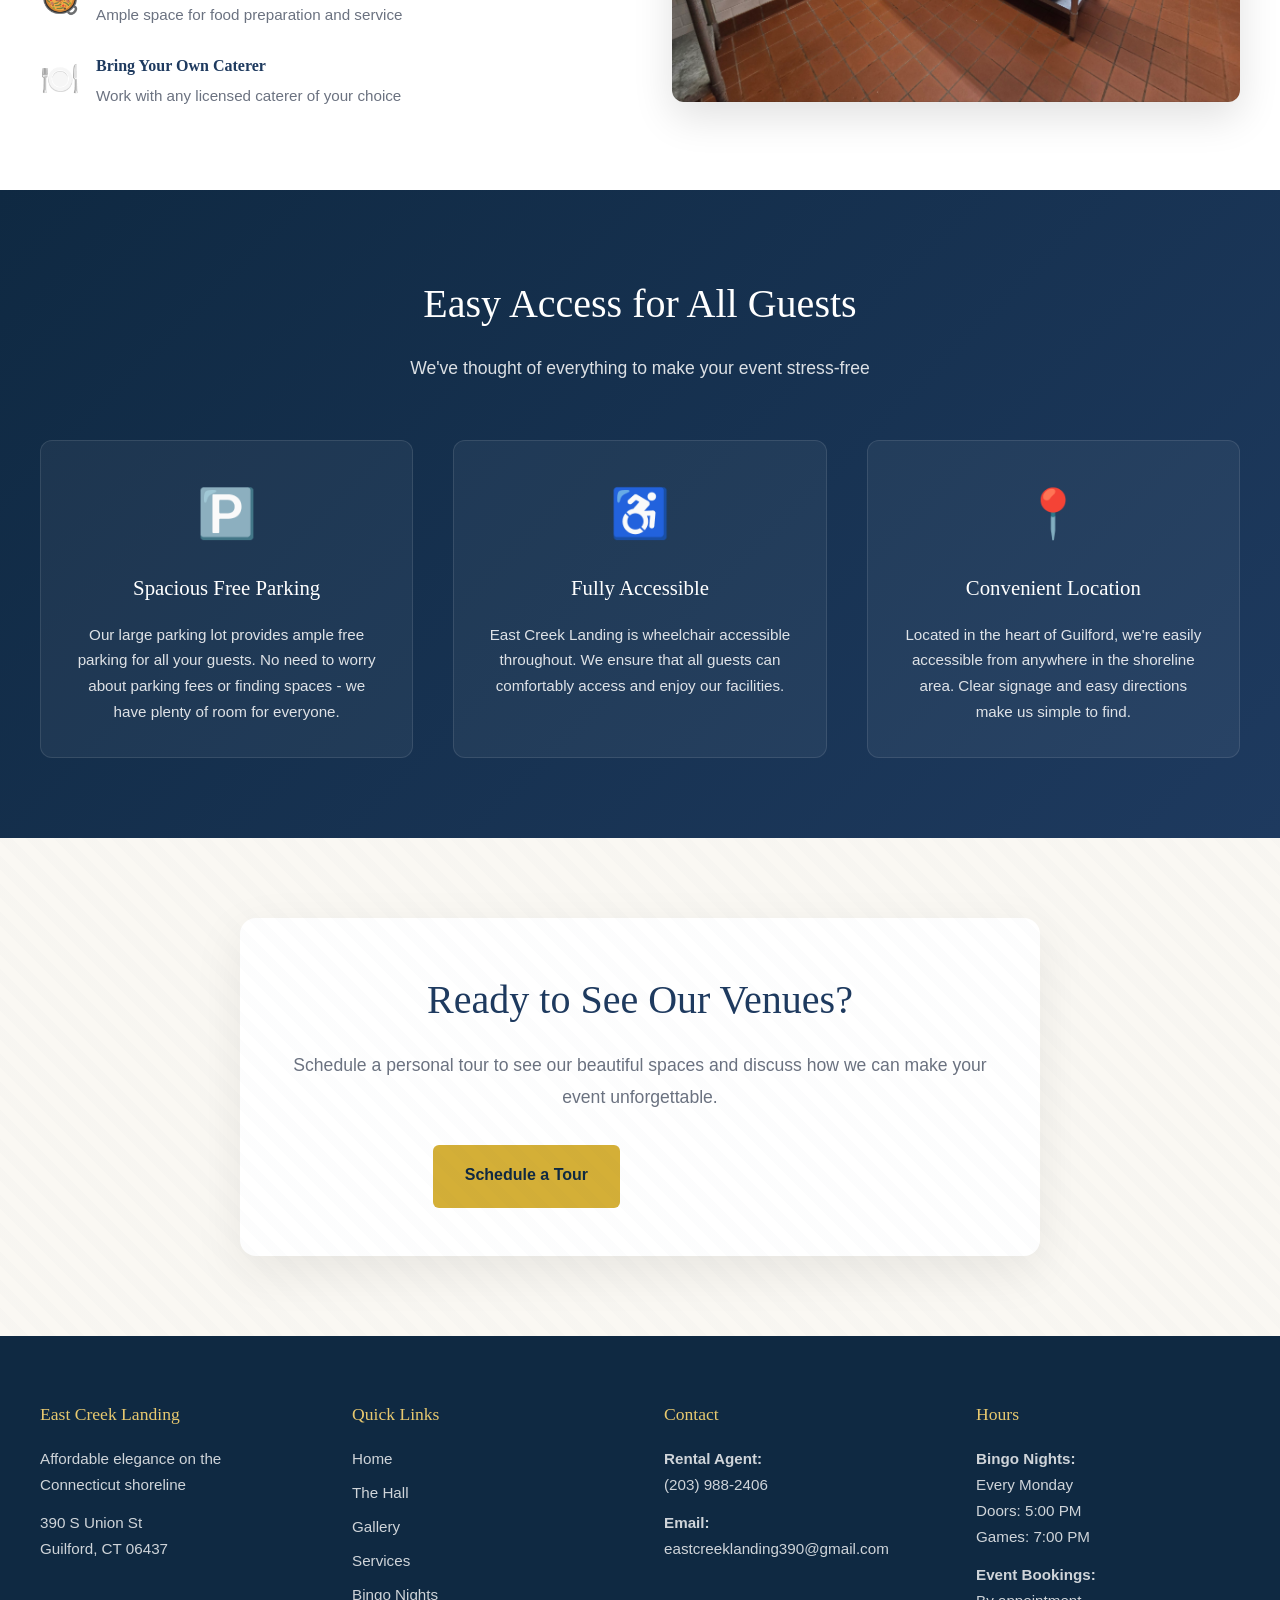
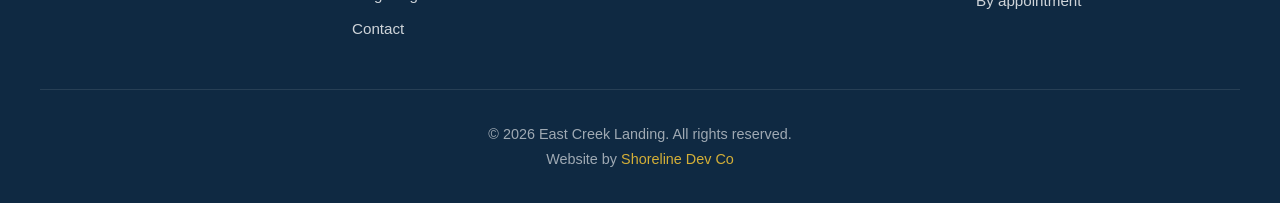
<file: hall.html>
<!DOCTYPE html>
<html lang="en">
<head>
  <meta charset="UTF-8">
  <meta name="viewport" content="width=device-width, initial-scale=1.0">
  <meta name="description" content="Explore our two beautiful event spaces - a 225-seat grand banquet hall and 40-seat private meeting room in Guilford, CT.">
  <title>Our Venues | East Creek Landing</title>
  <link rel="stylesheet" href="css/style.css">
   <!-- Open Graph / Social Media Meta Tags -->
<meta property="og:title" content="East Creek Landing | Banquet Hall in Guilford, CT">
<meta property="og:description" content="Affordable elegance on the Connecticut shoreline. Perfect venue for weddings, corporate events, and celebrations.">
<meta property="og:image" content="https://mtufano89.github.io/east_creek_landing/images/outside.jpg">
<meta property="og:url" content="https://www.eastcreeklanding.com">
<meta property="og:type" content="website">

<!-- Twitter Card Meta Tags -->
<meta name="twitter:card" content="summary_large_image">
<meta name="twitter:title" content="East Creek Landing | Banquet Hall in Guilford, CT">
<meta name="twitter:description" content="Affordable elegance on the Connecticut shoreline. Perfect venue for weddings, corporate events, and celebrations.">
<meta name="twitter:image" content="https://mtufano89.github.io/east_creek_landing/images/outside.jpg">

<meta charset="UTF-8">
  <meta name="viewport" content="width=device-width, initial-scale=1.0">
  <meta name="description" content="...">
  <title>East Creek Landing | Banquet Hall in Guilford, CT</title>
  
  <!-- Favicon -->
  <link rel="icon" type="image/x-icon" href="/favicon.ico">
  <link rel="icon" type="image/png" sizes="32x32" href="/favicon-32x32.png">
  <link rel="icon" type="image/png" sizes="16x16" href="/favicon-16x16.png">
  <link rel="apple-touch-icon" sizes="180x180" href="/apple-touch-icon.png">
  <link rel="manifest" href="/site.webmanifest">
  
  <link rel="stylesheet" href="css/style.css">
</head>
<body>
  
  <!-- Navigation -->
 <header class="site-header">
  <!-- Top Info Bar (Light Blue) -->
  <div class="header-top">
    <div class="header-top-inner">
      
      <div class="header-contact">
        <a href="tel:2039882406" class="phone-link">
          <svg width="16" height="16" fill="currentColor" viewBox="0 0 24 24">
            <path d="M20.01 15.38c-1.23 0-2.42-.2-3.53-.56-.35-.12-.74-.03-1.01.24l-1.57 1.97c-2.83-1.35-5.48-3.9-6.89-6.83l1.95-1.66c.27-.28.35-.67.24-1.02-.37-1.11-.56-2.3-.56-3.53 0-.54-.45-.99-.99-.99H4.19C3.65 3 3 3.24 3 3.99 3 13.28 10.73 21 20.01 21c.71 0 .99-.63.99-1.18v-3.45c0-.54-.45-.99-.99-.99z"/>
          </svg>
          (203) 988-2406
        </a>
      </div>
    </div>
  </div>

  <!-- Logo Section (Overlapping) -->
  <div class="header-logo">
    <a href="index.html">
      <img src="images/logo.png" alt="East Creek Landing" class="logo-img">
    </a>
  </div>

  <!-- Main Navigation (White Bar) -->
  <nav class="main-nav">
    <ul class="nav-links">
      <li><a href="index.html">Home</a></li>
      <li><a href="hall.html" class="active">The Hall</a></li>
      <li><a href="gallery.html">Gallery</a></li>
      <li><a href="services.html">Services</a></li>
      <li><a href="availability.html">Availability</a></li>
      <li><a href="contact.html">Contact</a></li>
    </ul>
    
    <!-- Hamburger for mobile -->
    <button class="hamburger" aria-label="Toggle menu">
      <span></span>
      <span></span>
      <span></span>
    </button>
  </nav>
</header>

  <!-- Page Hero -->
  <section class="page-hero">
    <div class="page-hero-content">
      <p class="eyebrow">Our Venues</p>
      <h1>Two Exceptional Spaces</h1>
      <p>Choose the perfect setting for your event</p>
    </div>
  </section>

  <!-- Main Hall Details -->
  <section class="section hall-detail">
    <div class="section-inner">
      <div class="hall-detail-grid">
        <div class="hall-detail-images">
          <div class="main-image">
            <img src="images/main_room_2.png" alt="Grand Banquet Hall">
          </div>
          <div class="image-grid">
            <img src="images/main_room.jpg" alt="Hall setup 1">
            <img src="images/main_room_3.jpg" alt="Hall setup 2">
            <img src="images/main_room_4.jpg" alt="Hall detail">
          </div>
        </div>

        <div class="hall-detail-content">
          <div class="hall-badge">Main Hall</div>
          <h2>Grand Banquet Hall</h2>
          <p class="hall-capacity">Capacity: Up to 225 Guests</p>
          
          <p class="hall-description">
            Our grand banquet hall is the centerpiece of East Creek Landing. With soaring ceilings, 
            elegant décor, and flexible layout options, this space transforms to match your vision. 
            Whether you're hosting an intimate gathering of 50 or a grand celebration of 225, 
            our hall provides the perfect backdrop for your most important moments.
          </p>

          <div class="specs-grid">
            <div class="spec-item">
              <strong>Square Footage</strong>
              <p>Spacious layout for dining & dancing</p>
            </div>
            <div class="spec-item">
              <strong>Ceiling Height</strong>
              <p>High ceilings create an open, airy atmosphere</p>
            </div>
            <div class="spec-item">
              <strong>Layout Options</strong>
              <p>Customizable table arrangements</p>
            </div>
            <div class="spec-item">
              <strong>Dance Floor</strong>
              <p>Ample space for entertainment</p>
            </div>
          </div>

          <h3>Amenities Include:</h3>
          <div class="amenities-list">
            <div class="amenity-item">
              <span class="check">✓</span>
              <span>Round and rectangular tables</span>
            </div>
            <div class="amenity-item">
              <span class="check">✓</span>
              <span>Comfortable seating for all guests</span>
            </div>
            
            <div class="amenity-item">
              <span class="check">✓</span>
              <span>Full bar area</span>
            </div>
            <div class="amenity-item">
              <span class="check">✓</span>
              <span>Soda fountain service</span>
            </div>
            <div class="amenity-item">
              <span class="check">✓</span>
              <span>Central air conditioning</span>
            </div>
            <div class="amenity-item">
              <span class="check">✓</span>
              <span>Coat room</span>
            </div>
            <div class="amenity-item">
              <span class="check">✓</span>
              <span>Wheelchair accessible</span>
            </div>
          </div>

          <a href="contact.html" class="btn btn-primary">Schedule a Tour</a>
        </div>
      </div>
    </div>
  </section>

  <!-- Meeting Room -->
  <section class="section meeting-room-section">
    <div class="section-inner">
      <div class="hall-detail-grid reverse">
        <div class="hall-detail-content">
          <div class="hall-badge">Meeting Room</div>
          <h2>Private Meeting Room</h2>
          <p class="hall-capacity">Capacity: Up to 75 Guests</p>
          
          <p class="hall-description">
            Our intimate meeting room provides a professional, focused environment perfect for 
            corporate meetings, training sessions, seminars, and small private gatherings. 
            With comfortable seating and modern amenities, your event will run smoothly from start to finish.
          </p>

          <div class="specs-grid">
            <div class="spec-item">
              <strong>Ideal For</strong>
              <p>Business meetings, trainings, small parties</p>
            </div>
            <div class="spec-item">
              <strong>Setting</strong>
              <p>Professional, quiet atmosphere</p>
            </div>
            <div class="spec-item">
              <strong>Configuration</strong>
              <p>Flexible seating arrangements</p>
            </div>
            <div class="spec-item">
              <strong>Privacy</strong>
              <p>Separate entrance available</p>
            </div>
          </div>

          <h3>Perfect For:</h3>
          <ul class="perfect-for-list">
            <li>Corporate meetings & presentations</li>
            <li>Training sessions & workshops</li>
            <li>Seminars & educational events</li>
            <li>Small birthday parties & celebrations</li>
            <li>Baby showers & bridal showers</li>
            <li>Committee meetings & board meetings</li>
            <li>Retirement parties</li>
            <li>Anniversary dinners</li>
          </ul>

          <a href="contact.html" class="btn btn-primary">Book the Meeting Room</a>
        </div>

        <div class="hall-detail-images">
          <div class="main-image">
            <img src="images/meeting-room.jpg" alt="Meeting Room">
          </div>
          <div class="image-grid">
            <img src="images/meeting-room-2.jpg" alt="Meeting setup 1">
            <img src="images/meeting-room-3.jpg" alt="Meeting setup 2">
          </div>
        </div>
      </div>
    </div>
  </section>

  <!-- Kitchen -->
  <section class="section kitchen-section">
    <div class="section-inner">
      <div class="kitchen-content">
        <div class="kitchen-text">
          <h2>Full Commercial-Grade Kitchen</h2>
          <p>
            Our facility features a complete commercial kitchen, perfect for your catering needs. 
            Whether you're bringing in your own caterer or working with one of our preferred vendors, 
            our kitchen provides everything needed to prepare and serve a memorable meal for your guests.
          </p>
          <div class="kitchen-features">
            <div class="kitchen-feature">
              <span class="feature-icon">🍳</span>
              <div>
                <strong>Professional Equipment</strong>
                <p>Commercial-grade appliances and prep areas</p>
              </div>
            </div>
            <div class="kitchen-feature">
              <span class="feature-icon">🥘</span>
              <div>
                <strong>Full Service Area</strong>
                <p>Ample space for food preparation and service</p>
              </div>
            </div>
            <div class="kitchen-feature">
              <span class="feature-icon">🍽️</span>
              <div>
                <strong>Bring Your Own Caterer</strong>
                <p>Work with any licensed caterer of your choice</p>
              </div>
            </div>
          </div>
        </div>
        <div class="kitchen-image">
          <img src="images/kitchen_8.JPG" alt="Commercial kitchen">
        </div>
      </div>
    </div>
  </section>

  <!-- Parking & Accessibility -->
  <section class="section accessibility-section">
    <div class="section-inner">
      <div class="section-header">
        <h2>Easy Access for All Guests</h2>
        <p>We've thought of everything to make your event stress-free</p>
      </div>

      <div class="access-grid">
        <div class="access-card">
          <div class="access-icon">🅿️</div>
          <h3>Spacious Free Parking</h3>
          <p>
            Our large parking lot provides ample free parking for all your guests. 
            No need to worry about parking fees or finding spaces - we have plenty of room for everyone.
          </p>
        </div>

        <div class="access-card">
          <div class="access-icon">♿</div>
          <h3>Fully Accessible</h3>
          <p>
            East Creek Landing is wheelchair accessible throughout. We ensure that all guests 
            can comfortably access and enjoy our facilities.
          </p>
        </div>

        <div class="access-card">
          <div class="access-icon">📍</div>
          <h3>Convenient Location</h3>
          <p>
            Located in the heart of Guilford, we're easily accessible from anywhere in the shoreline area. 
            Clear signage and easy directions make us simple to find.
          </p>
        </div>
      </div>
    </div>
  </section>

  <!-- CTA -->
  <section class="section cta-section">
    <div class="section-inner">
      <div class="cta-box">
        <h2>Ready to See Our Venues?</h2>
        <p>Schedule a personal tour to see our beautiful spaces and discuss how we can make your event unforgettable.</p>
        <div class="cta-buttons">
          <a href="contact.html" class="btn btn-primary">Schedule a Tour</a>
          <a href="tel:2039882406" class="btn btn-secondary">Call (203) 988-2406</a>
        </div>
      </div>
    </div>
  </section>

  <!-- Footer -->
  <footer class="site-footer">
    <div class="footer-inner">
      <div class="footer-grid">
        <div class="footer-col">
          <h4>East Creek Landing</h4>
          <p>Affordable elegance on the Connecticut shoreline</p>
          <p class="footer-address">
            390 S Union St<br>
            Guilford, CT 06437
          </p>
        </div>

        <div class="footer-col">
          <h4>Quick Links</h4>
          <ul class="footer-links-col">
            <a href="index.html">Home</a>
            <a href="hall.html">The Hall</a>
            <a href="gallery.html">Gallery</a>
            <a href="services.html">Services</a>
            <a href="bingo.html">Bingo Nights</a>
            <a href="contact.html">Contact</a>
          </ul>
        </div>

        <div class="footer-col">
          <h4>Contact</h4>
          <p><strong>Rental Agent:</strong><br>(203) 988-2406</p>
          <p><strong>Email:</strong><br>eastcreeklanding390@gmail.com</p>
        </div>

        <div class="footer-col">
          <h4>Hours</h4>
          <p><strong>Bingo Nights:</strong><br>Every Monday<br>Doors: 5:00 PM<br>Games: 7:00 PM</p>
          <p><strong>Event Bookings:</strong><br>By appointment</p>
        </div>
      </div>

      
       <div class="footer-bottom">
  <p>&copy; <span id="year"></span> East Creek Landing. All rights reserved.</p>
  <p class="created-by">
    Website by <a href="https://www.shorelinedevco.com" target="_blank" rel="noopener">Shoreline Dev Co</a>
  </p>
</div>
  </footer>

  <script>
    document.getElementById('year').textContent = new Date().getFullYear();

    // Hamburger Menu Toggle
    const hamburger = document.querySelector('.hamburger');
    const navLinks = document.querySelector('.nav-links');

    hamburger.addEventListener('click', () => {
      hamburger.classList.toggle('active');
      navLinks.classList.toggle('active');
    });

    // Close menu when clicking a link
    document.querySelectorAll('.nav-links a').forEach(link => {
      link.addEventListener('click', () => {
        hamburger.classList.remove('active');
        navLinks.classList.remove('active');
      });
    });

    // Close menu when clicking outside
    document.addEventListener('click', (e) => {
      if (!hamburger.contains(e.target) && !navLinks.contains(e.target)) {
        hamburger.classList.remove('active');
        navLinks.classList.remove('active');
      }
    });
  </script>

  <style>
    /* The Hall page specific styles */
    .hall-detail {
      background: white;
    }

    .hall-detail-grid {
      display: grid;
      grid-template-columns: 1fr 1fr;
      gap: 4rem;
      align-items: start;
    }

    .hall-detail-grid.reverse {
      direction: rtl;
    }

    .hall-detail-grid.reverse > * {
      direction: ltr;
    }

    .hall-detail-images .main-image {
      margin-bottom: 1rem;
      border-radius: 12px;
      overflow: hidden;
      box-shadow: 0 15px 40px rgba(0,0,0,0.15);
    }

    .hall-detail-images .main-image img {
      width: 100%;
      height: 400px;
      object-fit: cover;
    }

    .image-grid {
      display: grid;
      grid-template-columns: repeat(3, 1fr);
      gap: 0.75rem;
    }

    .image-grid img {
      width: 100%;
      height: 150px;
      object-fit: cover;
      border-radius: 8px;
    }

    .hall-badge {
      display: inline-block;
      background: var(--gold);
      color: var(--navy-dark);
      padding: 0.5rem 1rem;
      border-radius: 6px;
      font-family: -apple-system, BlinkMacSystemFont, 'Segoe UI', sans-serif;
      font-weight: 600;
      font-size: 0.85rem;
      margin-bottom: 1rem;
    }

    .hall-detail-content h2 {
      font-size: 2.5rem;
      color: var(--navy);
      margin-bottom: 0.5rem;
      font-weight: 400;
    }

    .hall-capacity {
      font-family: -apple-system, BlinkMacSystemFont, 'Segoe UI', sans-serif;
      font-size: 1.1rem;
      color: var(--gold);
      font-weight: 600;
      margin-bottom: 1.5rem;
    }

    .hall-description {
      font-family: -apple-system, BlinkMacSystemFont, 'Segoe UI', sans-serif;
      font-size: 1.05rem;
      line-height: 1.8;
      color: var(--text-dark);
      margin-bottom: 2rem;
    }

    .specs-grid {
      display: grid;
      grid-template-columns: repeat(2, 1fr);
      gap: 1.5rem;
      margin-bottom: 2rem;
      padding: 1.5rem;
      background: var(--cream);
      border-radius: 12px;
    }

    .spec-item strong {
      display: block;
      color: var(--navy);
      font-size: 1rem;
      margin-bottom: 0.25rem;
    }

    .spec-item p {
      font-family: -apple-system, BlinkMacSystemFont, 'Segoe UI', sans-serif;
      font-size: 0.9rem;
      color: var(--text-muted);
      margin: 0;
    }

    .hall-detail-content h3 {
      font-size: 1.5rem;
      color: var(--navy);
      margin: 2rem 0 1rem;
      font-weight: 400;
    }

    .amenities-list {
      display: grid;
      grid-template-columns: repeat(2, 1fr);
      gap: 0.75rem;
      margin-bottom: 2rem;
    }

    .amenity-item {
      font-family: -apple-system, BlinkMacSystemFont, 'Segoe UI', sans-serif;
      display: flex;
      align-items: center;
      gap: 0.75rem;
      font-size: 0.95rem;
    }

    .amenity-item .check {
      color: var(--gold);
      font-weight: bold;
      font-size: 1.2rem;
    }

    .perfect-for-list {
      font-family: -apple-system, BlinkMacSystemFont, 'Segoe UI', sans-serif;
      margin: 0 0 2rem 1.5rem;
      line-height: 1.8;
    }

    .perfect-for-list li {
      margin-bottom: 0.5rem;
      color: var(--text-dark);
    }

    .meeting-room-section {
      background: var(--cream);
    }

    .kitchen-section {
      background: white;
    }

    .kitchen-content {
      display: grid;
      grid-template-columns: 1fr 1fr;
      gap: 4rem;
      align-items: center;
    }

    .kitchen-content h2 {
      font-size: 2.2rem;
      color: var(--navy);
      margin-bottom: 1.5rem;
      font-weight: 400;
    }

    .kitchen-content > .kitchen-text > p {
      font-family: -apple-system, BlinkMacSystemFont, 'Segoe UI', sans-serif;
      font-size: 1.05rem;
      line-height: 1.8;
      margin-bottom: 2rem;
      color: var(--text-dark);
    }

    .kitchen-features {
      display: flex;
      flex-direction: column;
      gap: 1.5rem;
    }

    .kitchen-feature {
      display: flex;
      gap: 1rem;
      align-items: start;
    }

    .kitchen-feature .feature-icon {
      font-size: 2rem;
    }

    .kitchen-feature strong {
      display: block;
      color: var(--navy);
      margin-bottom: 0.25rem;
    }

    .kitchen-feature p {
      font-family: -apple-system, BlinkMacSystemFont, 'Segoe UI', sans-serif;
      font-size: 0.95rem;
      color: var(--text-muted);
      margin: 0;
    }

    .kitchen-image img {
      width: 100%;
      height: 450px;
      object-fit: cover;
      border-radius: 12px;
      box-shadow: 0 15px 40px rgba(0,0,0,0.12);
    }

    .accessibility-section {
      background: linear-gradient(135deg, var(--navy-dark), var(--navy));
      color: white;
    }

    .accessibility-section .section-header h2 {
      color: white;
    }

    .accessibility-section .section-header p {
      color: rgba(255,255,255,0.85);
    }

    .access-grid {
      display: grid;
      grid-template-columns: repeat(3, 1fr);
      gap: 2.5rem;
    }

    .access-card {
      text-align: center;
      padding: 2rem;
      background: rgba(255,255,255,0.05);
      border-radius: 12px;
      border: 1px solid rgba(255,255,255,0.1);
    }

    .access-icon {
      font-size: 3rem;
      margin-bottom: 1rem;
    }

    .access-card h3 {
      font-size: 1.3rem;
      margin-bottom: 1rem;
      font-weight: 400;
    }

    .access-card p {
      font-family: -apple-system, BlinkMacSystemFont, 'Segoe UI', sans-serif;
      font-size: 0.95rem;
      color: rgba(255,255,255,0.85);
      line-height: 1.7;
    }

    @media (max-width: 968px) {
      .hall-detail-grid,
      .kitchen-content {
        grid-template-columns: 1fr;
        gap: 2.5rem;
      }

      .specs-grid,
      .amenities-list {
        grid-template-columns: 1fr;
      }

      .access-grid {
        grid-template-columns: 1fr;
        gap: 2rem;
      }
    }
  </style>


</body>
</html>
</file>
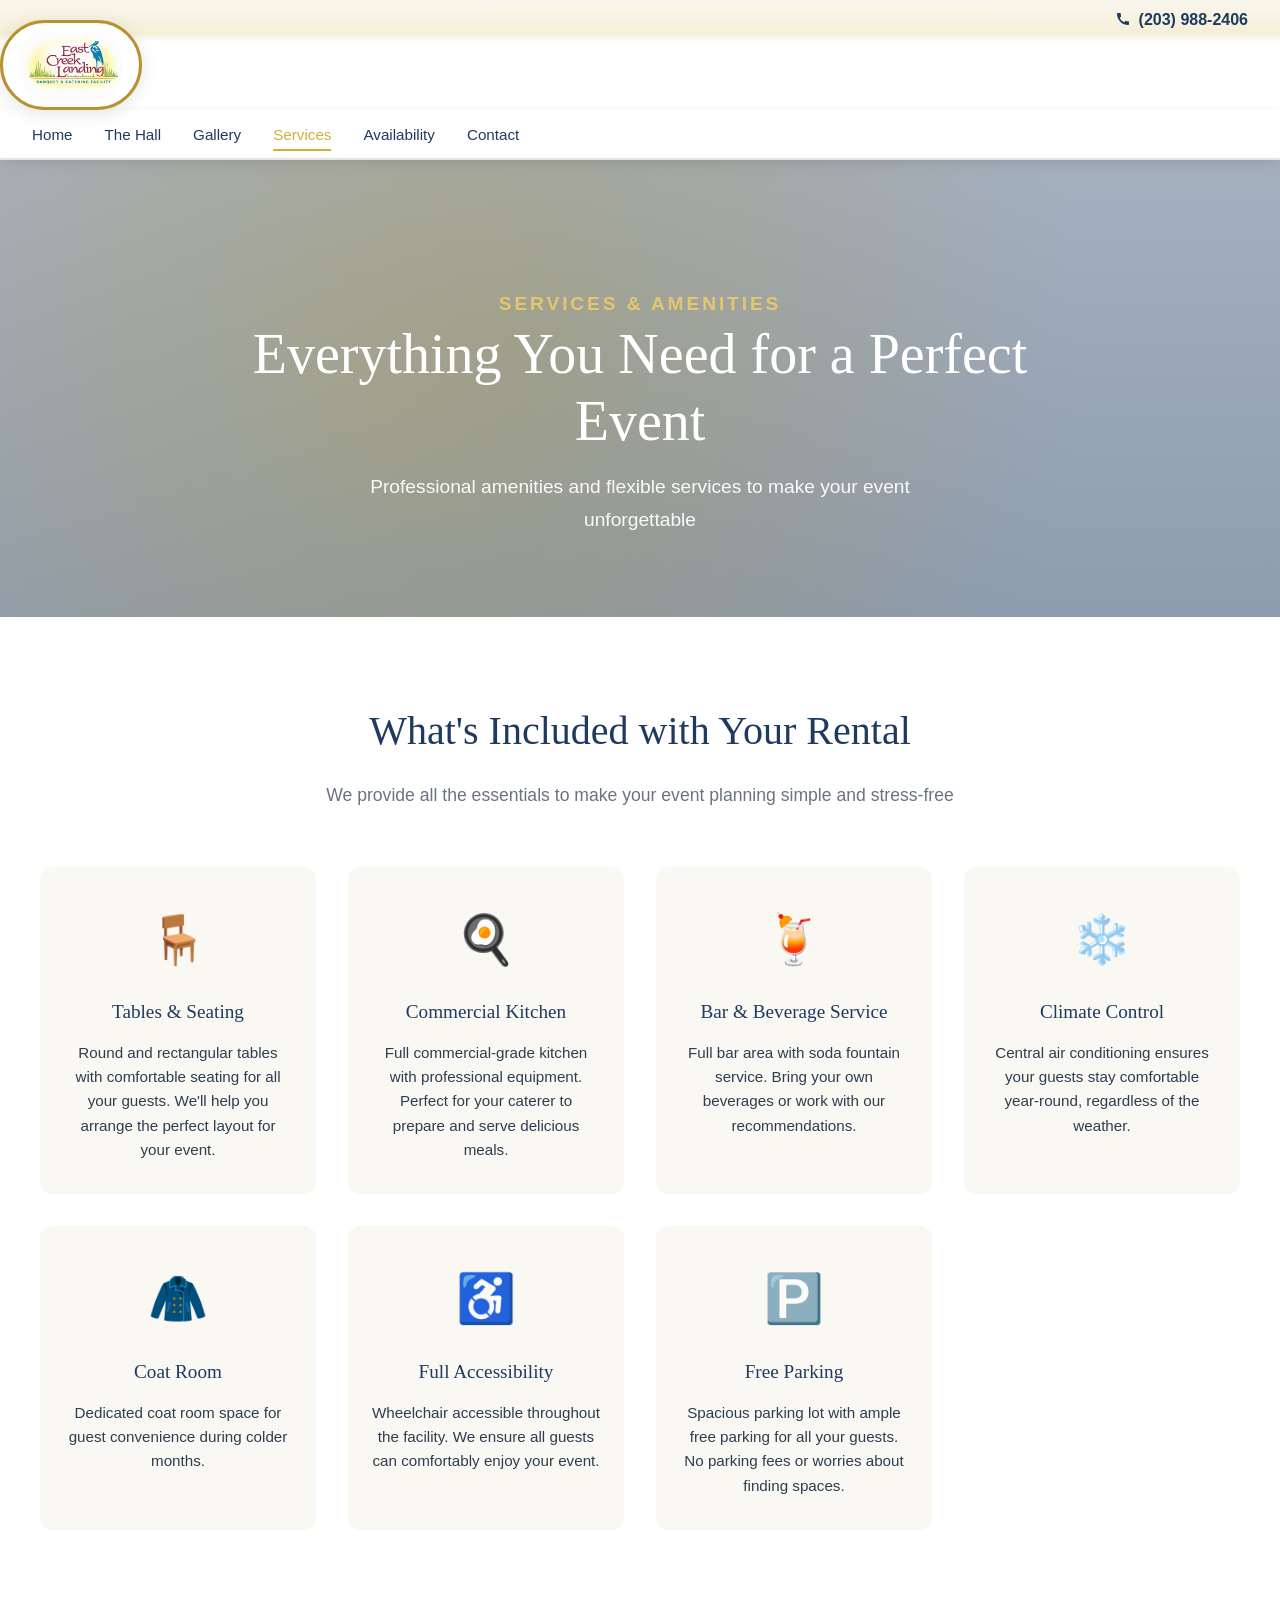
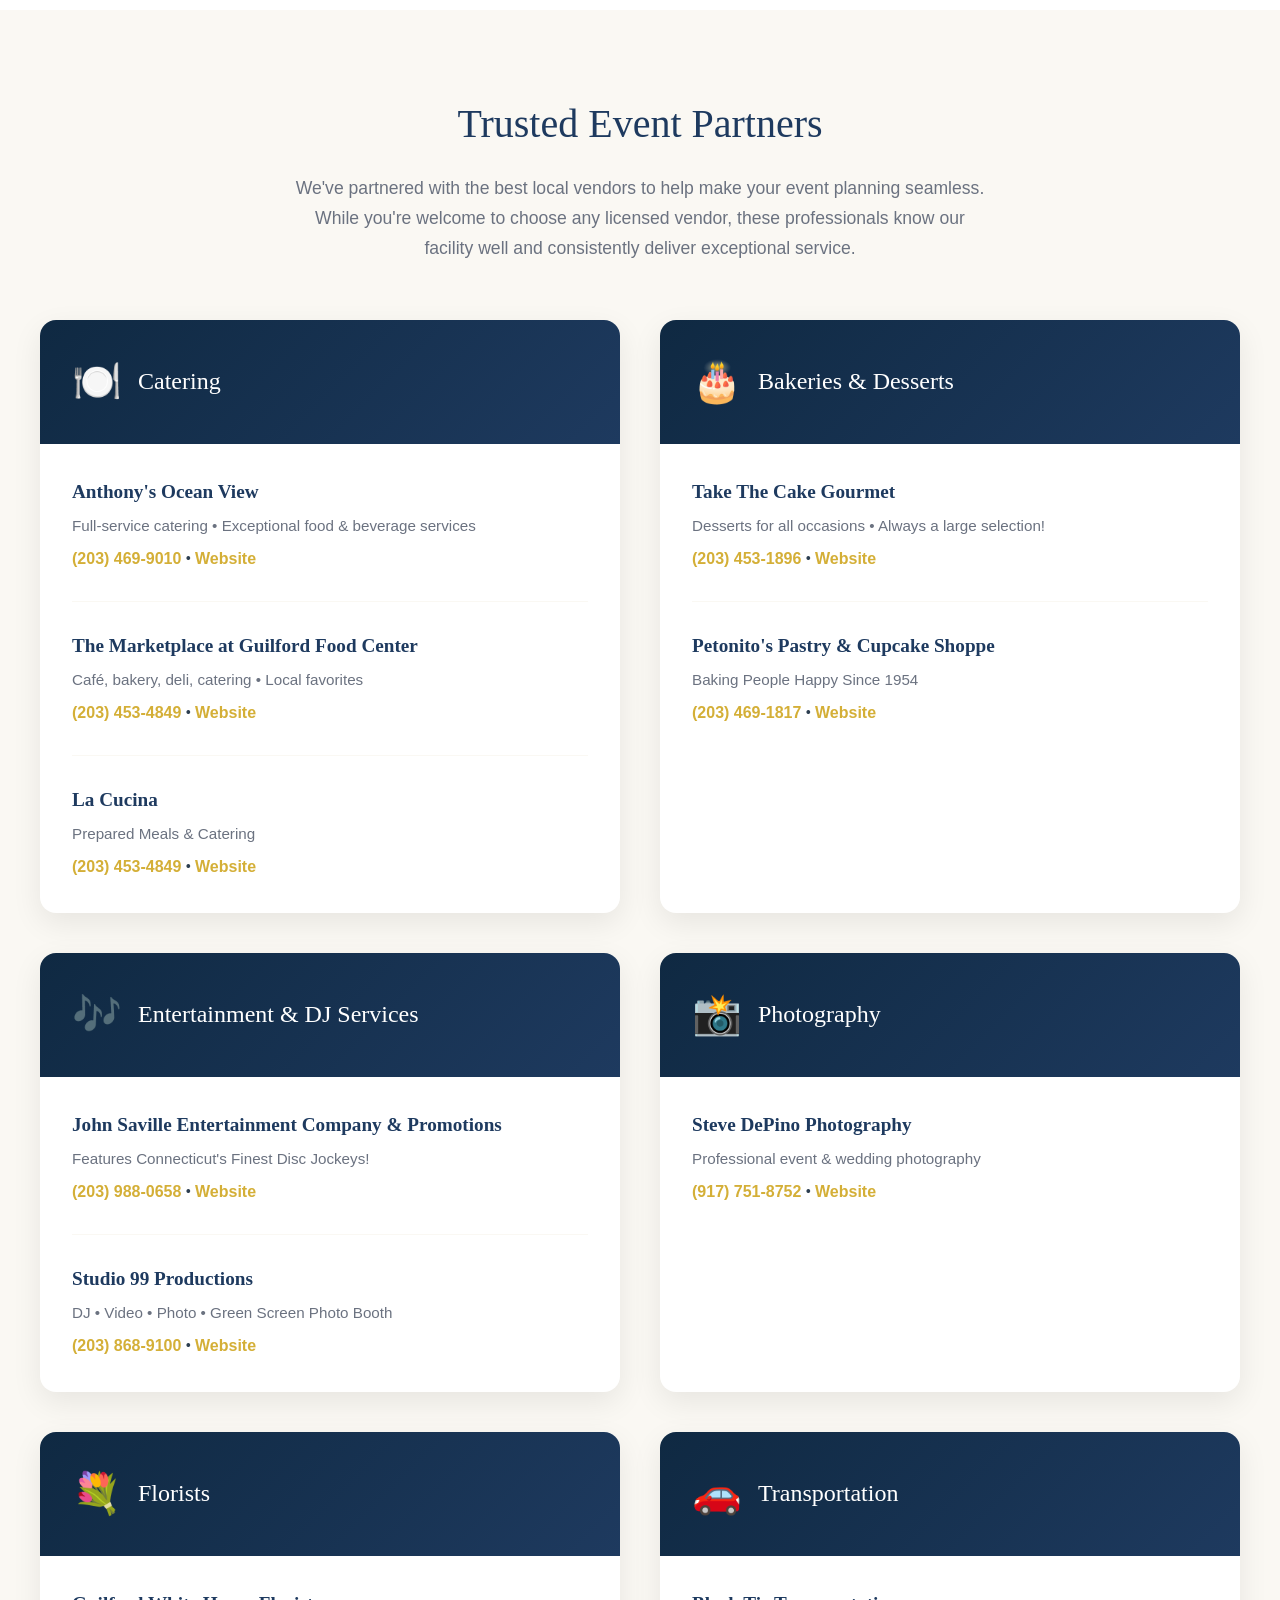
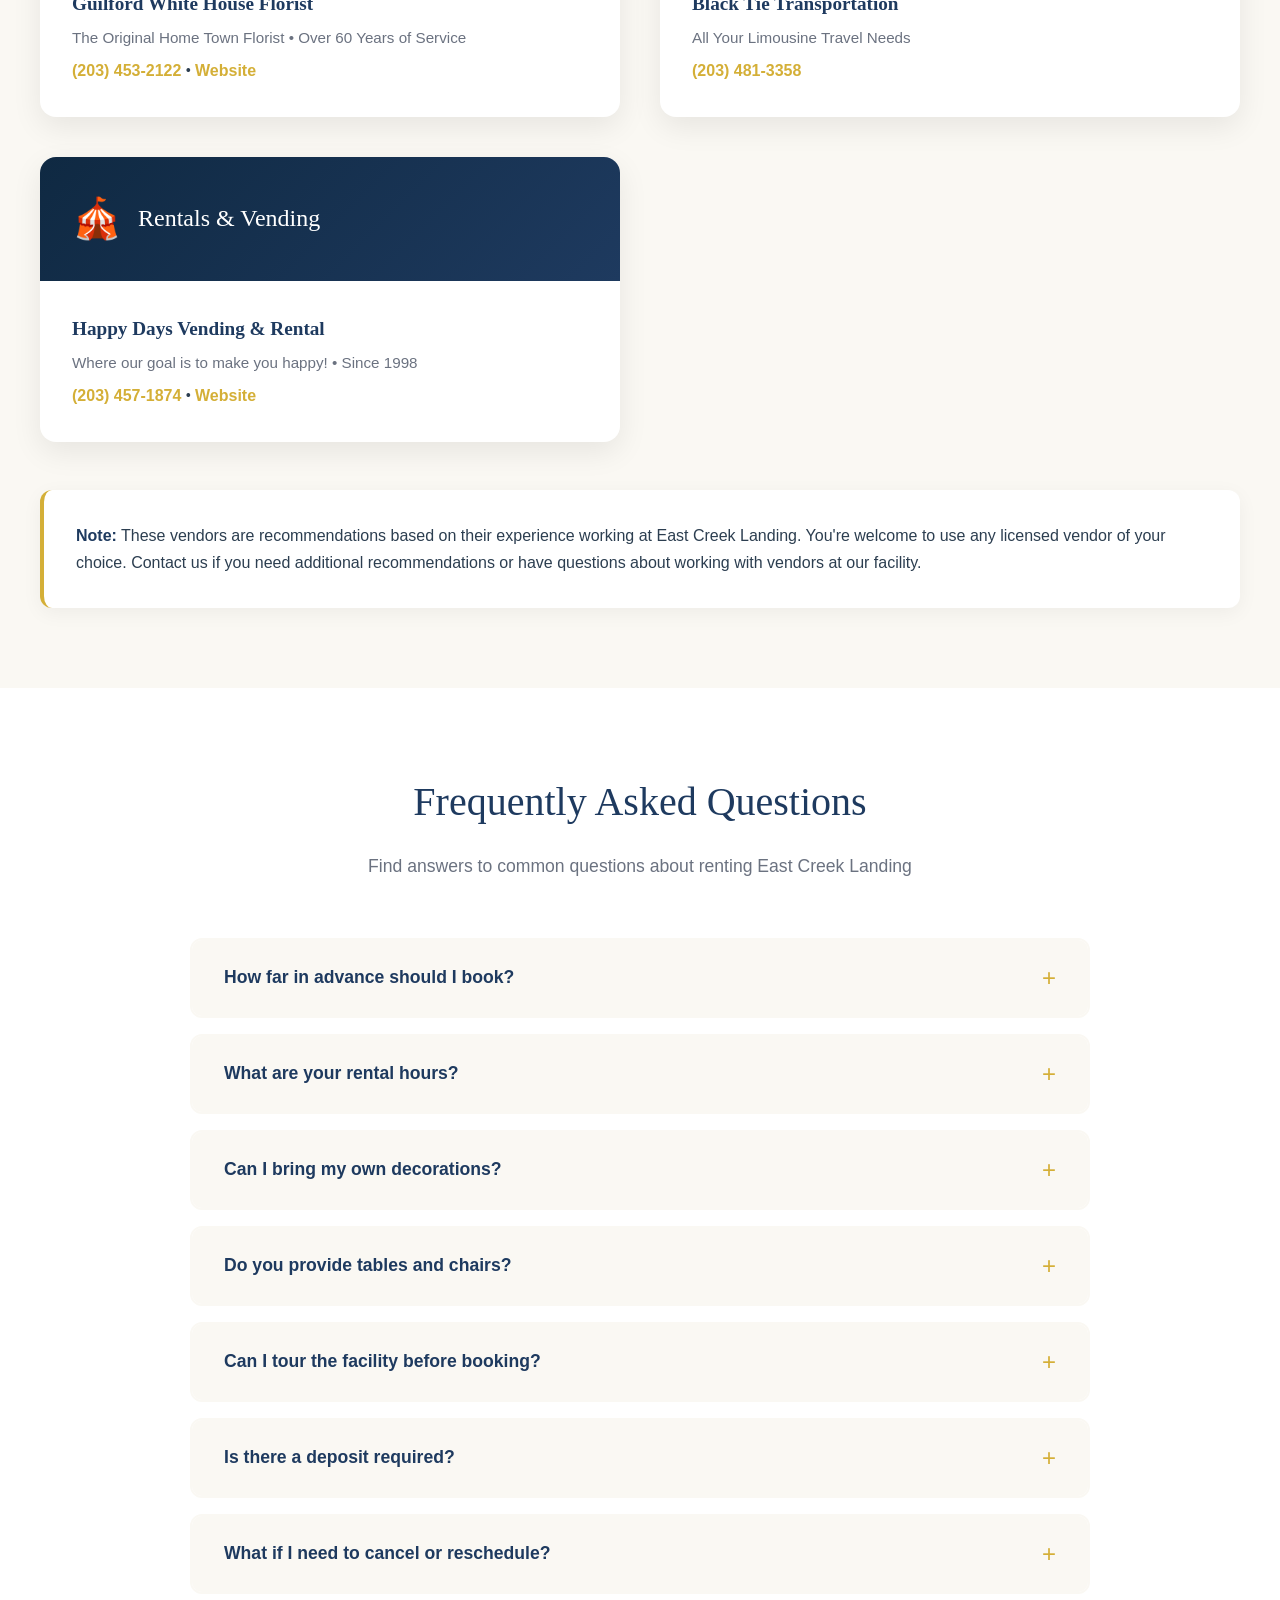
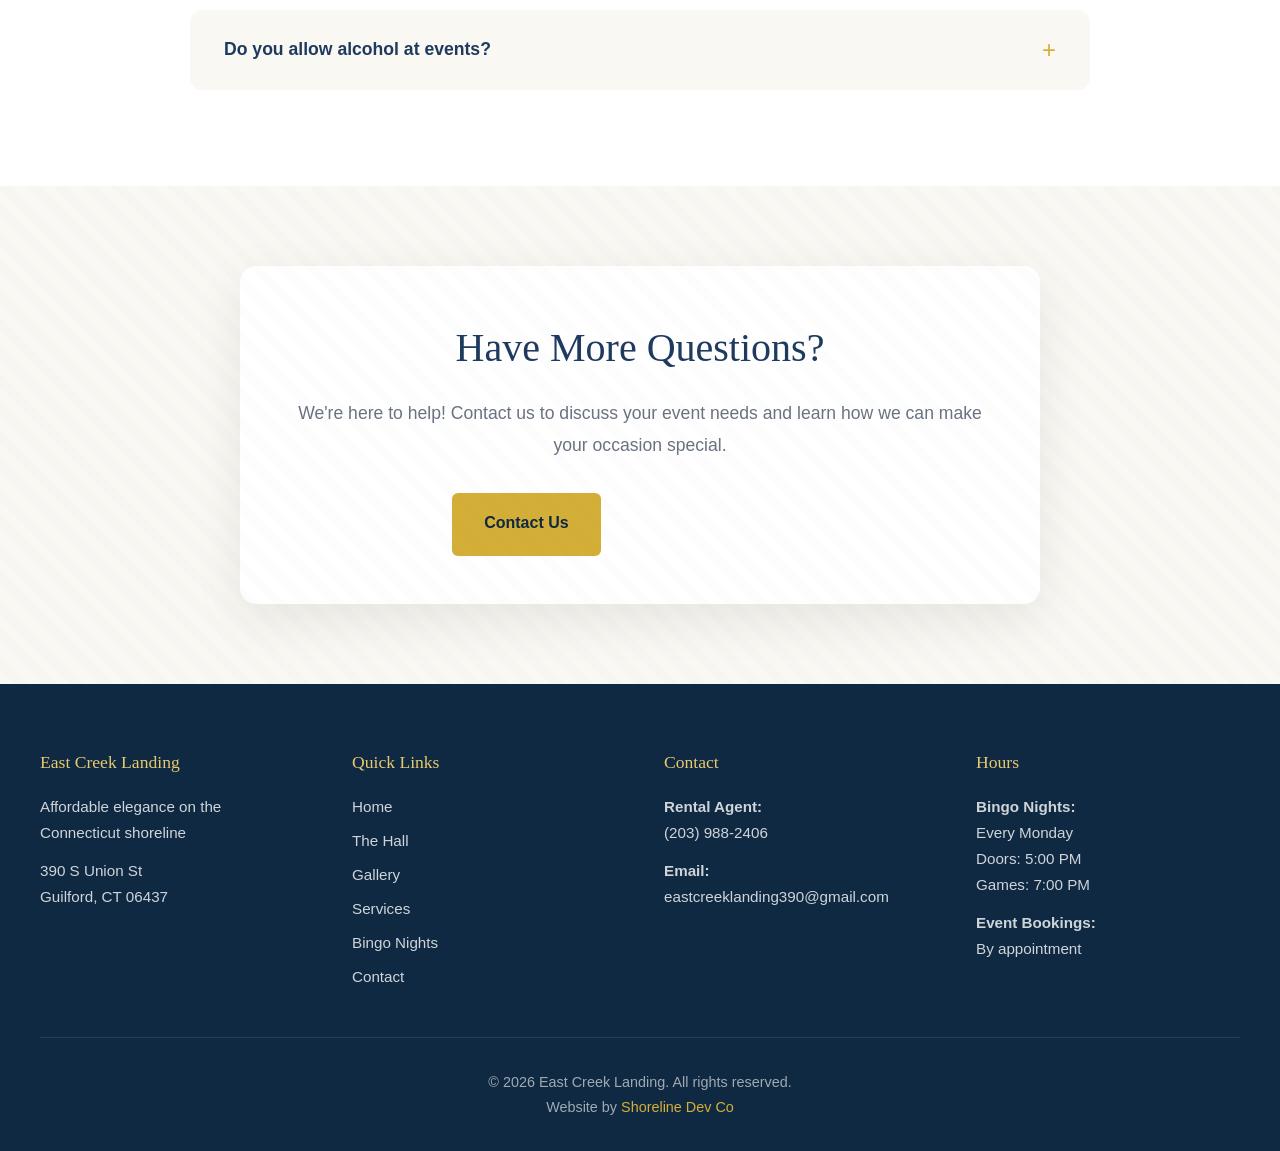
<file: services.html>
<!DOCTYPE html>
<html lang="en">
<head>
  <meta charset="UTF-8" />
  <meta name="viewport" content="width=device-width, initial-scale=1.0" />
  <meta name="description" content="Learn about our amenities, services, and what's included with your event rental at East Creek Landing in Guilford, CT." />
  <title>Services & Amenities | East Creek Landing</title>

  <!-- Open Graph / Social Media Meta Tags -->
  <meta property="og:title" content="East Creek Landing | Banquet Hall in Guilford, CT" />
  <meta property="og:description" content="Affordable elegance on the Connecticut shoreline. Perfect venue for weddings, corporate events, and celebrations." />
  <meta property="og:image" content="https://mtufano89.github.io/east_creek_landing/images/outside.jpg" />
  <meta property="og:url" content="https://www.eastcreeklanding.com" />
  <meta property="og:type" content="website" />

  <!-- Twitter Card Meta Tags -->
  <meta name="twitter:card" content="summary_large_image" />
  <meta name="twitter:title" content="East Creek Landing | Banquet Hall in Guilford, CT" />
  <meta name="twitter:description" content="Affordable elegance on the Connecticut shoreline. Perfect venue for weddings, corporate events, and celebrations." />
  <meta name="twitter:image" content="https://mtufano89.github.io/east_creek_landing/images/outside.jpg" />

  <!-- Favicon -->
  <link rel="icon" type="image/x-icon" href="/favicon.ico" />
  <link rel="icon" type="image/png" sizes="32x32" href="/favicon-32x32.png" />
  <link rel="icon" type="image/png" sizes="16x16" href="/favicon-16x16.png" />
  <link rel="apple-touch-icon" sizes="180x180" href="/apple-touch-icon.png" />
  <link rel="manifest" href="/site.webmanifest" />

  <link rel="stylesheet" href="css/style.css" />
</head>

<body>

  <!-- Navigation -->
  <header class="site-header">
    <!-- Top Info Bar (Light Blue) -->
    <div class="header-top">
      <div class="header-top-inner">
        <div class="social-links"></div>

        <div class="header-contact">
          <a href="tel:2039882406" class="phone-link">
            <svg width="16" height="16" fill="currentColor" viewBox="0 0 24 24">
              <path d="M20.01 15.38c-1.23 0-2.42-.2-3.53-.56-.35-.12-.74-.03-1.01.24l-1.57 1.97c-2.83-1.35-5.48-3.9-6.89-6.83l1.95-1.66c.27-.28.35-.67.24-1.02-.37-1.11-.56-2.3-.56-3.53 0-.54-.45-.99-.99-.99H4.19C3.65 3 3 3.24 3 3.99 3 13.28 10.73 21 20.01 21c.71 0 .99-.63.99-1.18v-3.45c0-.54-.45-.99-.99-.99z"/>
            </svg>
            (203) 988-2406
          </a>
        </div>
      </div>
    </div>

    <!-- Logo Section (Overlapping) -->
    <div class="header-logo">
      <a href="index.html">
        <img src="images/logo.png" alt="East Creek Landing" class="logo-img" />
      </a>
    </div>

    <!-- Main Navigation (White Bar) -->
    <nav class="main-nav">
      <ul class="nav-links">
        <li><a href="index.html">Home</a></li>
        <li><a href="hall.html">The Hall</a></li>
        <li><a href="gallery.html">Gallery</a></li>
        <li><a href="services.html" class="active">Services</a></li>
        <li><a href="availability.html">Availability</a></li>
        <li><a href="contact.html">Contact</a></li>
      </ul>

      <!-- Hamburger for mobile -->
      <button class="hamburger" aria-label="Toggle menu">
        <span></span>
        <span></span>
        <span></span>
      </button>
    </nav>
  </header>

  <!-- Page Hero -->
  <section class="page-hero services-hero">
    <div class="page-hero-content">
      <p class="eyebrow">Services & Amenities</p>
      <h1>Everything You Need for a Perfect Event</h1>
      <p>Professional amenities and flexible services to make your event unforgettable</p>
    </div>
  </section>

  <!-- What's Included -->
  <section class="section included-section">
    <div class="section-inner">
      <div class="section-header">
        <h2>What's Included with Your Rental</h2>
        <p>We provide all the essentials to make your event planning simple and stress-free</p>
      </div>

      <div class="included-grid">
        <div class="included-card">
          <div class="included-icon">🪑</div>
          <h3>Tables & Seating</h3>
          <p>Round and rectangular tables with comfortable seating for all your guests. We'll help you arrange the perfect layout for your event.</p>
        </div>

        <div class="included-card">
          <div class="included-icon">🍳</div>
          <h3>Commercial Kitchen</h3>
          <p>Full commercial-grade kitchen with professional equipment. Perfect for your caterer to prepare and serve delicious meals.</p>
        </div>

        <div class="included-card">
          <div class="included-icon">🍹</div>
          <h3>Bar & Beverage Service</h3>
          <p>Full bar area with soda fountain service. Bring your own beverages or work with our recommendations.</p>
        </div>

        <div class="included-card">
          <div class="included-icon">❄️</div>
          <h3>Climate Control</h3>
          <p>Central air conditioning ensures your guests stay comfortable year-round, regardless of the weather.</p>
        </div>

        <div class="included-card">
          <div class="included-icon">🧥</div>
          <h3>Coat Room</h3>
          <p>Dedicated coat room space for guest convenience during colder months.</p>
        </div>

        <div class="included-card">
          <div class="included-icon">♿</div>
          <h3>Full Accessibility</h3>
          <p>Wheelchair accessible throughout the facility. We ensure all guests can comfortably enjoy your event.</p>
        </div>

        <div class="included-card">
          <div class="included-icon">🅿️</div>
          <h3>Free Parking</h3>
          <p>Spacious parking lot with ample free parking for all your guests. No parking fees or worries about finding spaces.</p>
        </div>
      </div>
    </div>
  </section>

  <!-- Preferred Vendors -->
  <section class="section vendors-section">
    <div class="section-inner">
      <div class="section-header">
        <h2>Trusted Event Partners</h2>
        <p>We've partnered with the best local vendors to help make your event planning seamless. While you're welcome to choose any licensed vendor, these professionals know our facility well and consistently deliver exceptional service.</p>
      </div>

      <div class="vendors-grid">
        <!-- Catering -->
        <div class="vendor-category">
          <div class="vendor-category-header">
            <div class="vendor-icon">🍽️</div>
            <h3>Catering</h3>
          </div>
          <div class="vendor-list">
            <div class="vendor-item">
              <h4>Anthony's Ocean View</h4>
              <p>Full-service catering • Exceptional food & beverage services</p>
              <a href="tel:2034699010">(203) 469-9010</a> •
              <a href="https://anthonysoceanview.com/" target="_blank" rel="noopener">Website</a>
            </div>

            <div class="vendor-item">
              <h4>The Marketplace at Guilford Food Center</h4>
              <p>Café, bakery, deli, catering • Local favorites</p>
              <a href="tel:2034534849">(203) 453-4849</a> •
              <a href="https://www.marketplaceguilford.com/" target="_blank" rel="noopener">Website</a>
            </div>

            <!-- ✅ Added without changing formatting -->
            <div class="vendor-item">
              <h4>La Cucina</h4>
              <p>Prepared Meals & Catering</p>
              <a href="tel:2036895692">(203) 453-4849</a> •
              <a href="https://www.lacucinapreparedmeals.com/" target="_blank" rel="noopener">Website</a>
            </div>
          </div>
        </div>

        <!-- Bakeries & Desserts -->
        <div class="vendor-category">
          <div class="vendor-category-header">
            <div class="vendor-icon">🎂</div>
            <h3>Bakeries & Desserts</h3>
          </div>
          <div class="vendor-list">
            <div class="vendor-item">
              <h4>Take The Cake Gourmet</h4>
              <p>Desserts for all occasions • Always a large selection!</p>
              <a href="tel:2034531896">(203) 453-1896</a> •
              <a href="https://www.takethecakect.com/" target="_blank" rel="noopener">Website</a>
            </div>
            <div class="vendor-item">
              <h4>Petonito's Pastry & Cupcake Shoppe</h4>
              <p>Baking People Happy Since 1954</p>
              <a href="tel:2034691817">(203) 469-1817</a> •
              <a href="https://www.petonitospastry.com/" target="_blank" rel="noopener">Website</a>
            </div>
          </div>
        </div>

        <!-- Entertainment & DJ -->
        <div class="vendor-category">
          <div class="vendor-category-header">
            <div class="vendor-icon">🎶</div>
            <h3>Entertainment & DJ Services</h3>
          </div>
          <div class="vendor-list">
            <div class="vendor-item">
              <h4>John Saville Entertainment Company & Promotions</h4>
              <p>Features Connecticut's Finest Disc Jockeys!</p>
              <a href="tel:2039880658">(203) 988-0658</a> •
              <a href="https://www.johncaddyman.com" target="_blank" rel="noopener">Website</a>
            </div>
            <div class="vendor-item">
              <h4>Studio 99 Productions</h4>
              <p>DJ • Video • Photo • Green Screen Photo Booth</p>
              <a href="tel:2038689100">(203) 868-9100</a> •
              <a href="http://www.studio99productions.com" target="_blank" rel="noopener">Website</a>
            </div>
          </div>
        </div>

        <!-- Photography -->
        <div class="vendor-category">
          <div class="vendor-category-header">
            <div class="vendor-icon">📸</div>
            <h3>Photography</h3>
          </div>
          <div class="vendor-list">
            <div class="vendor-item">
              <h4>Steve DePino Photography</h4>
              <p>Professional event & wedding photography</p>
              <a href="tel:9177518752">(917) 751-8752</a> •
              <a href="http://www.stevedepino.com/" target="_blank" rel="noopener">Website</a>
            </div>
          </div>
        </div>

        <!-- Florists -->
        <div class="vendor-category">
          <div class="vendor-category-header">
            <div class="vendor-icon">💐</div>
            <h3>Florists</h3>
          </div>
          <div class="vendor-list">
            <div class="vendor-item">
              <h4>Guilford White House Florist</h4>
              <p>The Original Home Town Florist • Over 60 Years of Service</p>
              <a href="tel:2034532122">(203) 453-2122</a> •
              <a href="http://www.guilfordwhitehouseflorist.com/" target="_blank" rel="noopener">Website</a>
            </div>
          </div>
        </div>

        <!-- Transportation -->
        <div class="vendor-category">
          <div class="vendor-category-header">
            <div class="vendor-icon">🚗</div>
            <h3>Transportation</h3>
          </div>
          <div class="vendor-list">
            <div class="vendor-item">
              <h4>Black Tie Transportation</h4>
              <p>All Your Limousine Travel Needs</p>
              <a href="tel:2034813358">(203) 481-3358</a>
            </div>
          </div>
        </div>

        <!-- Rentals & Vending -->
        <div class="vendor-category">
          <div class="vendor-category-header">
            <div class="vendor-icon">🎪</div>
            <h3>Rentals & Vending</h3>
          </div>
          <div class="vendor-list">
            <div class="vendor-item">
              <h4>Happy Days Vending & Rental</h4>
              <p>Where our goal is to make you happy! • Since 1998</p>
              <a href="tel:2034571874">(203) 457-1874</a> •
              <a href="https://www.happydaysvending.com/" target="_blank" rel="noopener">Website</a>
            </div>
          </div>
        </div>
      </div>

      <div class="vendor-note">
        <p><strong>Note:</strong> These vendors are recommendations based on their experience working at East Creek Landing. You're welcome to use any licensed vendor of your choice. Contact us if you need additional recommendations or have questions about working with vendors at our facility.</p>
      </div>
    </div>
  </section>

  <!-- FAQ -->
  <section class="section faq-section">
    <div class="section-inner">
      <div class="section-header">
        <h2>Frequently Asked Questions</h2>
        <p>Find answers to common questions about renting East Creek Landing</p>
      </div>

      <div class="faq-list">
        <div class="faq-item">
          <button class="faq-question">
            <span>How far in advance should I book?</span>
            <span class="faq-icon">+</span>
          </button>
          <div class="faq-answer">
            <p>We recommend booking as early as possible, especially for popular dates like weekends and holidays. Many couples book 6-12 months in advance for weddings. However, we often have availability for last-minute events as well. Contact us to check your preferred date!</p>
          </div>
        </div>

        <div class="faq-item">
          <button class="faq-question">
            <span>What are your rental hours?</span>
            <span class="faq-icon">+</span>
          </button>
          <div class="faq-answer">
            <p>Rental times are flexible based on your event needs. Typical rentals include setup time, your event, and cleanup. We'll work with you to create a schedule that works perfectly for your occasion.</p>
          </div>
        </div>

        <div class="faq-item">
          <button class="faq-question">
            <span>Can I bring my own decorations?</span>
            <span class="faq-icon">+</span>
          </button>
          <div class="faq-answer">
            <p>Absolutely! You're welcome to decorate the space to match your vision. We just ask that you avoid anything that could damage walls or fixtures (no nails, tacks, etc.). Command strips and freestanding decorations work great!</p>
          </div>
        </div>

        <div class="faq-item">
          <button class="faq-question">
            <span>Do you provide tables and chairs?</span>
            <span class="faq-icon">+</span>
          </button>
          <div class="faq-answer">
            <p>Yes! Round and rectangular tables plus seating for your guest count are included with your rental. We'll help you choose the best layout for your event.</p>
          </div>
        </div>

        <div class="faq-item">
          <button class="faq-question">
            <span>Can I tour the facility before booking?</span>
            <span class="faq-icon">+</span>
          </button>
          <div class="faq-answer">
            <p>Of course! We encourage you to schedule a tour so you can see our beautiful spaces in person. Contact us at (203) 988-2406 to set up a convenient time.</p>
          </div>
        </div>

        <div class="faq-item">
          <button class="faq-question">
            <span>Is there a deposit required?</span>
            <span class="faq-icon">+</span>
          </button>
          <div class="faq-answer">
            <p>Yes, we require a deposit to secure your date. We'll provide all pricing and payment details when you contact us about your specific event.</p>
          </div>
        </div>

        <div class="faq-item">
          <button class="faq-question">
            <span>What if I need to cancel or reschedule?</span>
            <span class="faq-icon">+</span>
          </button>
          <div class="faq-answer">
            <p>We understand that plans can change. Our cancellation and rescheduling policies will be clearly outlined in your rental agreement. Contact us as soon as possible if you need to make changes.</p>
          </div>
        </div>

        <div class="faq-item">
          <button class="faq-question">
            <span>Do you allow alcohol at events?</span>
            <span class="faq-icon">+</span>
          </button>
          <div class="faq-answer">
            <p>Yes, you may serve alcohol at your event. We have a full bar area available. You'll need to provide your own beverages or work with a licensed vendor. Please discuss details with us when booking.</p>
          </div>
        </div>
      </div>
    </div>
  </section>

  <!-- CTA -->
  <section class="section cta-section">
    <div class="section-inner">
      <div class="cta-box">
        <h2>Have More Questions?</h2>
        <p>We're here to help! Contact us to discuss your event needs and learn how we can make your occasion special.</p>
        <div class="cta-buttons">
          <a href="contact.html" class="btn btn-primary">Contact Us</a>
          <a href="tel:2039882406" class="btn btn-secondary">Call (203) 988-2406</a>
        </div>
      </div>
    </div>
  </section>

  <!-- Footer -->
  <footer class="site-footer">
    <div class="footer-inner">
      <div class="footer-grid">
        <div class="footer-col">
          <h4>East Creek Landing</h4>
          <p>Affordable elegance on the Connecticut shoreline</p>
          <p class="footer-address">
            390 S Union St<br />
            Guilford, CT 06437
          </p>
        </div>

        <div class="footer-col">
          <h4>Quick Links</h4>
          <ul class="footer-links-col">
            <a href="index.html">Home</a>
            <a href="hall.html">The Hall</a>
            <a href="gallery.html">Gallery</a>
            <a href="services.html">Services</a>
            <a href="bingo.html">Bingo Nights</a>
            <a href="contact.html">Contact</a>
          </ul>
        </div>

        <div class="footer-col">
          <h4>Contact</h4>
          <p><strong>Rental Agent:</strong><br />(203) 988-2406</p>
          <p><strong>Email:</strong><br />eastcreeklanding390@gmail.com</p>
        </div>

        <div class="footer-col">
          <h4>Hours</h4>
          <p><strong>Bingo Nights:</strong><br />Every Monday<br />Doors: 5:00 PM<br />Games: 7:00 PM</p>
          <p><strong>Event Bookings:</strong><br />By appointment</p>
        </div>
      </div>

      <div class="footer-bottom">
        <p>&copy; <span id="year"></span> East Creek Landing. All rights reserved.</p>
        <p class="created-by">
          Website by <a href="https://www.shorelinedevco.com" target="_blank" rel="noopener">Shoreline Dev Co</a>
        </p>
      </div>
    </div>
  </footer>

  <script>
    document.getElementById('year').textContent = new Date().getFullYear();

    // Hamburger Menu Toggle
    const hamburger = document.querySelector('.hamburger');
    const navLinks = document.querySelector('.nav-links');

    hamburger.addEventListener('click', () => {
      hamburger.classList.toggle('active');
      navLinks.classList.toggle('active');
    });

    // Close menu when clicking a link
    document.querySelectorAll('.nav-links a').forEach(link => {
      link.addEventListener('click', () => {
        hamburger.classList.remove('active');
        navLinks.classList.remove('active');
      });
    });

    // Close menu when clicking outside
    document.addEventListener('click', (e) => {
      if (!hamburger.contains(e.target) && !navLinks.contains(e.target)) {
        hamburger.classList.remove('active');
        navLinks.classList.remove('active');
      }
    });

    // FAQ Accordion
    const faqItems = document.querySelectorAll('.faq-item');

    faqItems.forEach(item => {
      const question = item.querySelector('.faq-question');

      question.addEventListener('click', () => {
        const isActive = item.classList.contains('active');

        // Close all items
        faqItems.forEach(otherItem => {
          otherItem.classList.remove('active');
        });

        // Toggle current item
        if (!isActive) {
          item.classList.add('active');
        }
      });
    });
  </script>

  <style>
    .services-hero {
      background: linear-gradient(rgba(30, 58, 95, 0.4), rgba(30, 58, 95, 0.5)),
                  radial-gradient(circle at 40% 40%, rgba(212, 175, 55, 0.25), transparent 70%),
                  url('https://images.unsplash.com/photo-1511795409834-ef04bbd61622?w=1600&h=600&fit=crop') center/cover;
    }

    .included-section {
      background: white;
    }

    .included-grid {
      display: grid;
      grid-template-columns: repeat(4, 1fr);
      gap: 2rem;
    }

    .included-card {
      text-align: center;
      padding: 2rem 1.5rem;
      background: var(--cream);
      border-radius: 12px;
      transition: transform 0.3s ease, box-shadow 0.3s ease;
    }

    .included-card:hover {
      transform: translateY(-5px);
      box-shadow: 0 10px 30px rgba(0,0,0,0.1);
    }

    .included-icon {
      font-size: 3rem;
      margin-bottom: 1rem;
    }

    .included-card h3 {
      font-size: 1.2rem;
      color: var(--navy);
      margin-bottom: 0.75rem;
      font-weight: 400;
    }

    .included-card p {
      font-family: -apple-system, BlinkMacSystemFont, 'Segoe UI', sans-serif;
      font-size: 0.95rem;
      color: var(--text-dark);
      line-height: 1.6;
    }

    /* VENDORS SECTION */
    .vendors-section {
      background: var(--cream);
    }

    .vendors-grid {
      display: grid;
      grid-template-columns: repeat(2, 1fr);
      gap: 2.5rem;
      margin-bottom: 3rem;
    }

    .vendor-category {
      background: white;
      border-radius: 16px;
      overflow: hidden;
      box-shadow: 0 10px 30px rgba(0,0,0,0.08);
    }

    .vendor-category-header {
      background: linear-gradient(135deg, var(--navy-dark), var(--navy));
      color: white;
      padding: 1.75rem 2rem;
      display: flex;
      align-items: center;
      gap: 1rem;
    }

    .vendor-icon {
      font-size: 2.5rem;
    }

    .vendor-category-header h3 {
      font-size: 1.5rem;
      font-weight: 400;
      margin: 0;
    }

    .vendor-list {
      padding: 2rem;
      display: flex;
      flex-direction: column;
      gap: 1.75rem;
    }

    .vendor-item {
      padding-bottom: 1.75rem;
      border-bottom: 1px solid var(--cream);
    }

    .vendor-item:last-child {
      padding-bottom: 0;
      border-bottom: none;
    }

    .vendor-item h4 {
      font-size: 1.2rem;
      color: var(--navy);
      margin-bottom: 0.4rem;
      font-weight: 600;
    }

    .vendor-item p {
      font-family: -apple-system, BlinkMacSystemFont, 'Segoe UI', sans-serif;
      font-size: 0.95rem;
      color: var(--text-muted);
      margin-bottom: 0.5rem;
      line-height: 1.5;
    }

    .vendor-item a {
      font-family: -apple-system, BlinkMacSystemFont, 'Segoe UI', sans-serif;
      color: var(--gold);
      text-decoration: none;
      font-weight: 600;
      font-size: 1rem;
      transition: color 0.3s ease;
    }

    .vendor-item a:hover {
      color: var(--navy);
    }

    .vendor-note {
      background: white;
      padding: 2rem;
      border-radius: 12px;
      border-left: 4px solid var(--gold);
      box-shadow: 0 5px 20px rgba(0,0,0,0.05);
    }

    .vendor-note p {
      font-family: -apple-system, BlinkMacSystemFont, 'Segoe UI', sans-serif;
      font-size: 1rem;
      line-height: 1.7;
      color: var(--text-dark);
      margin: 0;
    }

    .vendor-note strong {
      color: var(--navy);
    }

    .faq-section {
      background: white;
    }

    .faq-list {
      max-width: 900px;
      margin: 0 auto;
    }

    .faq-item {
      margin-bottom: 1rem;
      border: 2px solid var(--cream);
      border-radius: 12px;
      overflow: hidden;
      transition: border-color 0.3s ease;
    }

    .faq-item.active {
      border-color: var(--gold);
    }

    .faq-question {
      width: 100%;
      display: flex;
      justify-content: space-between;
      align-items: center;
      padding: 1.5rem 2rem;
      background: var(--cream);
      border: none;
      font-family: -apple-system, BlinkMacSystemFont, 'Segoe UI', sans-serif;
      font-size: 1.1rem;
      font-weight: 600;
      color: var(--navy);
      cursor: pointer;
      text-align: left;
      transition: background 0.3s ease;
    }

    .faq-question:hover {
      background: #ebe9e0;
    }

    .faq-icon {
      font-size: 1.5rem;
      font-weight: 300;
      color: var(--gold);
      transition: transform 0.3s ease;
    }

    .faq-item.active .faq-icon {
      transform: rotate(45deg);
    }

    .faq-answer {
      max-height: 0;
      overflow: hidden;
      transition: max-height 0.3s ease, padding 0.3s ease;
    }

    .faq-item.active .faq-answer {
      max-height: 500px;
      padding: 1.5rem 2rem;
    }

    .faq-answer p {
      font-family: -apple-system, BlinkMacSystemFont, 'Segoe UI', sans-serif;
      font-size: 1rem;
      line-height: 1.8;
      color: var(--text-dark);
      margin: 0;
    }

    @media (max-width: 968px) {
      .included-grid {
        grid-template-columns: repeat(2, 1fr);
        gap: 1.5rem;
      }

      .vendors-grid {
        grid-template-columns: 1fr;
        gap: 2rem;
      }
    }

    @media (max-width: 600px) {
      .included-grid {
        grid-template-columns: 1fr;
      }

      .vendor-list {
        padding: 1.5rem;
      }

      .faq-question {
        padding: 1.25rem 1.5rem;
        font-size: 1rem;
      }

      .faq-item.active .faq-answer {
        padding: 1.25rem 1.5rem;
      }
    }
  </style>

</body>
</html>
</file>
<file: css/style.css>
/* =============================
   EAST CREEK LANDING
   Elegant Banquet Hall Design
   ============================= */

:root {
  --navy: #1e3a5f;
  --navy-dark: #0f2942;
  --gold: #d4af37;
  --gold-light: #e8c96f;
  --cream: #faf8f3;
  --text-dark: #2c3e50;
  --text-muted: #6b7280;
  --white: #ffffff;
}

* {
  margin: 0;
  padding: 0;
  box-sizing: border-box;
}

html {
  scroll-behavior: smooth;
}

body {
  font-family: 'Georgia', 'Times New Roman', serif;
  color: var(--text-dark);
  background: var(--white);
  line-height: 1.7;
}

/* =============================
   NAVIGATION (Base)
   ============================= */

.site-header {
  position: relative;
  top: 0;
  z-index: 100;
  background: rgba(255, 255, 255, 0.98);
  backdrop-filter: blur(10px);
  border-bottom: 1px solid rgba(30, 58, 95, 0.1);
  box-shadow: 0 2px 20px rgba(0, 0, 0, 0.08);
}

.nav {
  max-width: 1200px;
  margin: 0 auto;
  padding: 1rem 2rem;
  display: flex;
  align-items: center;
  justify-content: space-between;
  gap: 2rem;
}

.nav-logo {
  font-family: 'Georgia', serif;
  font-size: 1.3rem;
  font-weight: 700;
  color: var(--navy);
  text-decoration: none;
  letter-spacing: 0.05em;
}

.logo-img {
  height: clamp(60px, 12vw, 120px);
  width: auto;
  display: block;
}

/* Hamburger Menu */
.hamburger {
  display: none;
  flex-direction: column;
  gap: 5px;
  background: none;
  border: none;
  cursor: pointer;
  padding: 8px;
  z-index: 101;
  order: 3;
}

.hamburger span {
  width: 28px;
  height: 3px;
  background: var(--navy);
  border-radius: 3px;
  transition: all 0.3s ease;
}

.hamburger.active span:nth-child(1) {
  transform: rotate(45deg) translate(8px, 8px);
}

.hamburger.active span:nth-child(2) {
  opacity: 0;
}

.hamburger.active span:nth-child(3) {
  transform: rotate(-45deg) translate(7px, -7px);
}

.nav-links {
  display: flex;
  list-style: none;
  gap: 2rem;
}

.nav-links a {
  font-family: -apple-system, BlinkMacSystemFont, 'Segoe UI', sans-serif;
  text-decoration: none;
  color: var(--text-dark);
  font-size: 0.95rem;
  font-weight: 500;
  transition: color 0.3s ease;
  position: relative;
}

.nav-links a::after {
  content: '';
  position: absolute;
  bottom: -4px;
  left: 0;
  width: 0;
  height: 2px;
  background: var(--gold);
  transition: width 0.3s ease;
}

.nav-links a:hover,
.nav-links a.active {
  color: var(--navy);
}

.nav-links a:hover::after,
.nav-links a.active::after {
  width: 100%;
}

.nav-cta {
  font-family: -apple-system, BlinkMacSystemFont, 'Segoe UI', sans-serif;
  background: var(--gold);
  color: var(--navy-dark);
  padding: 0.5rem 1rem;
  border-radius: 6px;
  text-decoration: none;
  font-weight: 600;
  font-size: 0.85rem;
  transition: all 0.3s ease;
  white-space: nowrap;
}

.nav-cta:hover {
  background: var(--gold-light);
  transform: translateY(-1px);
  box-shadow: 0 2px 8px rgba(212, 175, 55, 0.3);
}

/* =============================
   HERO SECTION (Index Page)
   ============================= */

.hero {
  position: relative;
  min-height: clamp(500px, 85vh, 900px);
  display: flex;
  align-items: center;
  justify-content: center;
  background: url('../images/main_entrance.jpg') center/cover;
  color: white;
  text-align: center;
  overflow: hidden;
  padding: clamp(1rem, 3vw, 2rem);
}

.hero-overlay {
  position: absolute;
  inset: 0;
  background:
    linear-gradient(135deg, rgba(30, 58, 95, 0.35), rgba(30, 58, 95, 0.45)),
    radial-gradient(circle at 40% 40%, rgba(212, 175, 55, 0.25), transparent 70%);
  animation: fadeIn 1.2s ease-out;
}

@keyframes fadeIn {
  from { opacity: 0; }
  to { opacity: 1; }
}

.hero-content {
  position: relative;
  z-index: 1;
  max-width: 900px;
  padding: 0 2rem;
  animation: fadeInUp 1s ease-out 0.3s both;
}

@keyframes fadeInUp {
  from {
    opacity: 0;
    transform: translateY(30px);
  }
  to {
    opacity: 1;
    transform: translateY(0);
  }
}

.hero-tag {
  font-family: -apple-system, BlinkMacSystemFont, 'Segoe UI', sans-serif;
  font-size: clamp(0.75rem, 1.5vw, 0.9rem);
  letter-spacing: 0.15em;
  text-transform: uppercase;
  color: var(--gold-light);
  margin-bottom: clamp(0.5rem, 2vw, 1rem);
  font-weight: 500;
}

.hero-title {
  font-size: clamp(1.75rem, 5vw, 4rem);
  font-weight: 400;
  margin-bottom: clamp(1rem, 2vw, 1.5rem);
  line-height: 1.2;
  letter-spacing: 0.02em;
}

.hero-subtitle {
  font-family: -apple-system, BlinkMacSystemFont, 'Segoe UI', sans-serif;
  font-size: clamp(0.95rem, 2vw, 1.2rem);
  max-width: 700px;
  margin: 0 auto;
  margin-bottom: clamp(1.5rem, 3vw, 2.5rem);
  color: rgba(255, 255, 255, 0.95);
  font-weight: 300;
  line-height: 1.6;
  padding: 0 clamp(0.5rem, 2vw, 0);
}

.hero-ctas {
  display: flex;
  gap: clamp(0.75rem, 2vw, 1rem);
  justify-content: center;
  flex-wrap: wrap;
  margin-bottom: clamp(2rem, 4vw, 3rem);
}

.hero-features {
  display: flex;
  gap: clamp(0.5rem, 2vw, 1.5rem);
  justify-content: center;
  flex-wrap: wrap;
  margin-top: clamp(2rem, 4vw, 3rem);
}

.feature-chip {
  font-family: -apple-system, BlinkMacSystemFont, 'Segoe UI', sans-serif;
  display: flex;
  align-items: center;
  gap: 0.5rem;
  background: rgba(255, 255, 255, 0.15);
  backdrop-filter: blur(10px);
  padding: clamp(0.5rem, 1.5vw, 0.6rem) clamp(0.8rem, 2vw, 1.2rem);
  border-radius: 50px;
  border: 1px solid rgba(255, 255, 255, 0.2);
  font-size: clamp(0.8rem, 1.5vw, 0.9rem);
  font-weight: 500;
}

.feature-icon {
  font-size: clamp(1rem, 2vw, 1.2rem);
}

/* =============================
   GOOGLE REVIEWS SECTION
   ============================= */

.reviews-section {
  background: white;
  padding: clamp(2rem, 5vw, 3rem) clamp(1rem, 3vw, 2rem);
}

.reviews-container {
  max-width: 1200px;
  margin: 0 auto;
}

#shapo-widget-655d023716b0759dda5b {
  width: 100%;
  min-height: 200px;
}

/* =============================
   PAGE HERO (Non-Index Pages)
   ============================= */

.page-hero {
  position: relative;
  padding: 8rem 2rem 5rem;
  text-align: center;
  background: linear-gradient(rgba(30, 58, 95, 0.75), rgba(15, 41, 66, 0.85)),
              url('https://images.unsplash.com/photo-1511795409834-ef04bbd61622?w=1600&h=600&fit=crop') center/cover;
  color: white;
  overflow: hidden;
}

.page-hero::before {
  content: '';
  position: absolute;
  inset: 0;
  background: radial-gradient(circle at 30% 50%, rgba(212, 175, 55, 0.2), transparent 70%);
  animation: fadeIn 1.2s ease-out;
}

.page-hero-content {
  position: relative;
  z-index: 1;
  max-width: 800px;
  margin: 0 auto;
  animation: fadeInUp 1s ease-out 0.3s both;
}

.page-hero-content .eyebrow {
  color: var(--gold-light);
}

.page-hero h1 {
  font-size: clamp(2rem, 5vw, 3.5rem);
  font-weight: 400;
  margin-bottom: 1rem;
  line-height: 1.2;
}

.page-hero p {
  font-family: -apple-system, BlinkMacSystemFont, 'Segoe UI', sans-serif;
  font-size: clamp(1rem, 2vw, 1.2rem);
  opacity: 0.95;
  max-width: 600px;
  margin: 0 auto;
}

/* =============================
   BUTTONS
   ============================= */

.btn {
  font-family: -apple-system, BlinkMacSystemFont, 'Segoe UI', sans-serif;
  display: inline-block;
  padding: clamp(0.75rem, 2vw, 1rem) clamp(1.25rem, 3vw, 2rem);
  border-radius: 6px;
  text-decoration: none;
  font-weight: 600;
  font-size: clamp(0.9rem, 1.8vw, 1rem);
  transition: all 0.3s ease;
  cursor: pointer;
  border: none;
}

.btn-primary {
  background: var(--gold);
  color: var(--navy-dark);
}

.btn-primary:hover {
  background: var(--gold-light);
  transform: translateY(-2px);
  box-shadow: 0 8px 20px rgba(212, 175, 55, 0.4);
}

.btn-secondary {
  background: transparent;
  color: white;
  border: 2px solid white;
}

.btn-secondary:hover {
  background: white;
  color: var(--navy);
}

.btn-outline {
  background: transparent;
  color: var(--navy);
  border: 2px solid var(--navy);
}

.btn-outline:hover {
  background: var(--navy);
  color: white;
}

.btn-gold {
  background: linear-gradient(135deg, var(--gold), var(--gold-light));
  color: var(--navy-dark);
  box-shadow: 0 4px 15px rgba(212, 175, 55, 0.3);
  font-size: clamp(1rem, 2vw, 1.1rem);
  padding: clamp(0.85rem, 2.2vw, 1.1rem) clamp(1.5rem, 3.5vw, 2.5rem);
}

.btn-gold:hover {
  transform: translateY(-3px);
  box-shadow: 0 8px 25px rgba(212, 175, 55, 0.5);
}

/* =============================
   SECTIONS
   ============================= */

.section {
  padding: clamp(3rem, 8vw, 5rem) clamp(1rem, 3vw, 2rem);
}

.section-inner {
  max-width: 1200px;
  margin: 0 auto;
}

.section-header {
  text-align: center;
  margin-bottom: clamp(2rem, 5vw, 3.5rem);
}

.section-header h2 {
  font-size: clamp(1.75rem, 4vw, 2.5rem);
  font-weight: 400;
  color: var(--navy);
  margin-bottom: clamp(0.75rem, 2vw, 1rem);
}

.section-header p {
  font-family: -apple-system, BlinkMacSystemFont, 'Segoe UI', sans-serif;
  font-size: clamp(0.95rem, 2vw, 1.1rem);
  color: var(--text-muted);
  max-width: 700px;
  margin: 0 auto;
}

.eyebrow {
  font-family: -apple-system, BlinkMacSystemFont, 'Segoe UI', sans-serif;
  font-size: 0.9rem;
  letter-spacing: 0.15em;
  text-transform: uppercase;
  color: var(--gold);
  font-weight: 600;
  margin-bottom: 0.5rem;
}

/* =============================
   OVERVIEW SECTION
   ============================= */

.overview-section {
  background: var(--cream);
  position: relative;
}

.overview-section::before {
  content: '';
  position: absolute;
  inset: 0;
  background-image:
    repeating-linear-gradient(
      45deg,
      transparent,
      transparent 10px,
      rgba(30, 58, 95, 0.01) 10px,
      rgba(30, 58, 95, 0.01) 20px
    );
  pointer-events: none;
}

.overview-grid {
  display: grid;
  grid-template-columns: 1fr 1fr;
  gap: 4rem;
  align-items: center;
}

.overview-text h2 {
  font-size: clamp(1.5rem, 3.5vw, 2.2rem);
  color: var(--navy);
  margin-bottom: clamp(1rem, 2vw, 1.5rem);
  font-weight: 400;
}

.overview-text p {
  font-family: -apple-system, BlinkMacSystemFont, 'Segoe UI', sans-serif;
  font-size: clamp(0.95rem, 1.8vw, 1.05rem);
  line-height: 1.8;
  color: var(--text-dark);
  margin-bottom: clamp(1rem, 2vw, 1.5rem);
}

.overview-image img {
  width: 100%;
  height: clamp(250px, 50vw, 500px);
  object-fit: cover;
  border-radius: 12px;
  box-shadow: 0 20px 60px rgba(0, 0, 0, 0.15);
}

/* =============================
   SPACES SECTION
   ============================= */

.spaces-section {
  background: white;
}

.spaces-grid {
  display: grid;
  grid-template-columns: 1fr 1fr;
  gap: 3rem;
}

.space-card {
  background: white;
  border-radius: 12px;
  overflow: hidden;
  box-shadow: 0 10px 40px rgba(0, 0, 0, 0.1);
  transition: transform 0.3s ease, box-shadow 0.3s ease;
}

.space-card:hover {
  transform: translateY(-5px);
  box-shadow: 0 15px 50px rgba(0, 0, 0, 0.15);
}

.space-image {
  position: relative;
  height: clamp(200px, 35vw, 280px);
  overflow: hidden;
}

.space-image img {
  width: 100%;
  height: 100%;
  object-fit: cover;
  transition: transform 0.5s ease;
}

.space-card:hover .space-image img {
  transform: scale(1.05);
}

.space-badge {
  position: absolute;
  top: 20px;
  right: 20px;
  background: var(--gold);
  color: var(--navy-dark);
  padding: 0.5rem 1rem;
  border-radius: 6px;
  font-family: -apple-system, BlinkMacSystemFont, 'Segoe UI', sans-serif;
  font-weight: 600;
  font-size: 0.85rem;
  letter-spacing: 0.05em;
}

.space-content {
  padding: clamp(1.5rem, 3vw, 2rem);
}

.space-content h3 {
  font-size: clamp(1.3rem, 2.8vw, 1.8rem);
  color: var(--navy);
  margin-bottom: 0.5rem;
  font-weight: 400;
}

.space-capacity {
  font-family: -apple-system, BlinkMacSystemFont, 'Segoe UI', sans-serif;
  font-size: 0.95rem;
  color: var(--gold);
  font-weight: 600;
  margin-bottom: 1rem;
}

.space-content > p {
  font-family: -apple-system, BlinkMacSystemFont, 'Segoe UI', sans-serif;
  font-size: clamp(0.9rem, 1.8vw, 1rem);
  color: var(--text-dark);
  margin-bottom: clamp(1rem, 2vw, 1.5rem);
  line-height: 1.7;
}

.space-features {
  font-family: -apple-system, BlinkMacSystemFont, 'Segoe UI', sans-serif;
  list-style: none;
  margin-bottom: 1.5rem;
}

.space-features li {
  padding: clamp(0.3rem, 1vw, 0.5rem) 0;
  padding-left: 1.5rem;
  position: relative;
  font-size: clamp(0.85rem, 1.6vw, 0.95rem);
  color: var(--text-dark);
}

.space-features li::before {
  content: '✓';
  position: absolute;
  left: 0;
  color: var(--gold);
  font-weight: bold;
}

/* =============================
   PERFECT FOR SECTION
   ============================= */

.perfect-for-section {
  background: linear-gradient(135deg, var(--navy-dark), var(--navy));
  color: white;
}

.perfect-for-section .section-header h2 {
  color: white;
}

.perfect-for-section .section-header p {
  color: rgba(255, 255, 255, 0.85);
}

.event-types {
  display: grid;
  grid-template-columns: repeat(3, 1fr);
  gap: clamp(1.5rem, 3vw, 2.5rem);
}

.event-type {
  text-align: center;
  padding: clamp(1.5rem, 3vw, 2rem);
  background: rgba(255, 255, 255, 0.05);
  border-radius: 12px;
  border: 1px solid rgba(255, 255, 255, 0.1);
  transition: all 0.3s ease;
}

.event-type:hover {
  background: rgba(255, 255, 255, 0.15);
  transform: translateY(-5px);
  border-color: rgba(212, 175, 55, 0.3);
}

.event-icon {
  font-size: clamp(2.5rem, 5vw, 3rem);
  margin-bottom: clamp(0.5rem, 1.5vw, 1rem);
}

.event-type:hover .event-icon {
  transform: scale(1.1);
  transition: transform 0.3s ease;
}

.event-type h3 {
  font-size: clamp(1.1rem, 2.2vw, 1.3rem);
  margin-bottom: clamp(0.3rem, 1vw, 0.5rem);
  font-weight: 400;
}

.event-type p {
  font-family: -apple-system, BlinkMacSystemFont, 'Segoe UI', sans-serif;
  font-size: clamp(0.85rem, 1.6vw, 0.95rem);
  color: rgba(255, 255, 255, 0.8);
}

/* =============================
   PROMINENT BINGO CTA
   ============================= */

.bingo-cta-prominent {
  background: linear-gradient(135deg, #8b0000 0%, #c41e3a 50%, #dc143c 100%);
  color: white;
  text-align: center;
  padding: clamp(3.5rem, 8vw, 5rem) clamp(1rem, 3vw, 2rem);
  position: relative;
  overflow: hidden;
}

.bingo-cta-prominent::before {
  content: '';
  position: absolute;
  inset: 0;
  background: radial-gradient(circle at 30% 50%, rgba(255, 215, 0, 0.15), transparent 70%);
  animation: fadeIn 1.2s ease-out;
}

.bingo-content-prominent {
  position: relative;
  z-index: 1;
  max-width: 900px;
  margin: 0 auto;
  display: flex;
  flex-direction: column;
  align-items: center;
  justify-content: center;
}

.bingo-icon {
  font-size: clamp(3.5rem, 8vw, 5rem);
  margin-bottom: clamp(1rem, 2vw, 1.5rem);
  animation: pulse 2s ease-in-out infinite;
  filter: drop-shadow(0 4px 10px rgba(0, 0, 0, 0.3));
}

@keyframes pulse {
  0%, 100% { transform: scale(1); }
  50% { transform: scale(1.1); }
}

.bingo-content-prominent h2 {
  font-size: clamp(2rem, 5vw, 3.5rem);
  margin-bottom: clamp(1rem, 2vw, 1.5rem);
  font-weight: 400;
  text-shadow: 0 2px 10px rgba(0, 0, 0, 0.3);
}

.bingo-details {
  font-family: -apple-system, BlinkMacSystemFont, 'Segoe UI', sans-serif;
  font-size: clamp(1.1rem, 2.5vw, 1.4rem);
  margin-bottom: clamp(0.5rem, 1.5vw, 1rem);
  color: rgba(255, 255, 255, 0.95);
  font-weight: 500;
}

.bingo-jackpot {
  font-family: -apple-system, BlinkMacSystemFont, 'Segoe UI', sans-serif;
  font-size: clamp(1.3rem, 3vw, 1.8rem);
  margin-bottom: clamp(2rem, 3vw, 2.5rem);
  color: #ffd700;
  font-weight: 700;
  text-shadow: 0 2px 8px rgba(0, 0, 0, 0.4);
}

.bingo-contact {
  font-family: -apple-system, BlinkMacSystemFont, 'Segoe UI', sans-serif;
  font-size: clamp(0.9rem, 1.8vw, 1rem);
  margin-top: clamp(1.5rem, 2.5vw, 2rem);
  color: rgba(255, 255, 255, 0.9);
  font-weight: 400;
}

.bingo-contact a {
  color: #ffd700;
  text-decoration: none;
  font-weight: 600;
  transition: color 0.3s ease;
}

.bingo-contact a:hover {
  color: #ffffff;
  text-decoration: underline;
}

/* =============================
   FLOATING BOTTOM BAR
   ============================= */

.floating-bottom-bar {
  position: fixed;
  bottom: -100px;
  left: 0;
  right: 0;
  background: rgba(255, 255, 255, 0.98);
  backdrop-filter: blur(10px);
  box-shadow: 0 -2px 20px rgba(0, 0, 0, 0.15);
  display: flex;
  justify-content: space-around;
  padding: 0.75rem 1rem;
  z-index: 999;
  transition: bottom 0.3s ease;
  border-top: 2px solid var(--gold);
}

.floating-bottom-bar.visible {
  bottom: 0;
}

.floating-bar-btn {
  display: flex;
  align-items: center;
  gap: 0.5rem;
  font-family: -apple-system, BlinkMacSystemFont, 'Segoe UI', sans-serif;
  font-size: 0.9rem;
  font-weight: 600;
  color: var(--navy);
  text-decoration: none;
  padding: 0.5rem 1rem;
  border-radius: 6px;
  transition: all 0.3s ease;
}

.floating-bar-btn:first-child {
  background: var(--gold);
  color: var(--navy-dark);
}

.floating-bar-btn:first-child:hover {
  background: var(--gold-light);
  transform: translateY(-2px);
}

.floating-bar-btn:last-child:hover {
  background: rgba(30, 58, 95, 0.1);
}

/* Hide on desktop */
@media (min-width: 969px) {
  .floating-bottom-bar {
    display: none;
  }
}

/* Tighter on small mobile */
@media (max-width: 400px) {
  .floating-bar-btn {
    font-size: 0.85rem;
    padding: 0.4rem 0.75rem;
    gap: 0.35rem;
  }

  .floating-bar-btn svg {
    width: 16px;
    height: 16px;
  }
}

/* =============================
   SCROLL TO TOP BUTTON
   ============================= */

.scroll-to-top {
  position: fixed;
  bottom: 80px;
  right: 20px;
  width: 50px;
  height: 50px;
  background: var(--navy);
  color: white;
  border: none;
  border-radius: 50%;
  cursor: pointer;
  opacity: 0;
  visibility: hidden;
  transition: all 0.3s ease;
  z-index: 998;
  box-shadow: 0 4px 15px rgba(0, 0, 0, 0.2);
  display: flex;
  align-items: center;
  justify-content: center;
}

.scroll-to-top.visible {
  opacity: 1;
  visibility: visible;
}

.scroll-to-top:hover {
  background: var(--gold);
  color: var(--navy-dark);
  transform: translateY(-3px);
  box-shadow: 0 6px 20px rgba(212, 175, 55, 0.4);
}

@media (max-width: 968px) {
  .scroll-to-top {
    bottom: 90px;
    right: 15px;
    width: 45px;
    height: 45px;
  }
}

/* =============================
   REVIEWS SECTION ANIMATION
   ============================= */

.reviews-section {
  opacity: 0;
  transform: translateY(30px);
  transition: opacity 0.8s ease, transform 0.8s ease;
}

.reviews-section.fade-in-visible {
  opacity: 1;
  transform: translateY(0);
}

/* =============================
   CTA SECTION
   ============================= */

.cta-section {
  background: var(--cream);
  text-align: center;
  position: relative;
}

.cta-section::before {
  content: '';
  position: absolute;
  inset: 0;
  background-image:
    repeating-linear-gradient(
      45deg,
      transparent,
      transparent 10px,
      rgba(30, 58, 95, 0.01) 10px,
      rgba(30, 58, 95, 0.01) 20px
    );
  pointer-events: none;
}

.cta-box {
  max-width: 800px;
  margin: 0 auto;
  padding: clamp(2rem, 4vw, 3rem);
  background: white;
  border-radius: 16px;
  box-shadow: 0 15px 50px rgba(0, 0, 0, 0.08);
}

.cta-box h2 {
  font-size: clamp(1.5rem, 4vw, 2.5rem);
  color: var(--navy);
  margin-bottom: clamp(0.75rem, 1.5vw, 1rem);
  font-weight: 400;
}

.cta-box p {
  font-family: -apple-system, BlinkMacSystemFont, 'Segoe UI', sans-serif;
  font-size: clamp(0.95rem, 2vw, 1.1rem);
  color: var(--text-muted);
  margin-bottom: clamp(1.5rem, 2.5vw, 2rem);
  line-height: 1.8;
}

.cta-buttons {
  display: flex;
  gap: clamp(0.75rem, 2vw, 1rem);
  justify-content: center;
  flex-wrap: wrap;
}

/* =============================
   FOOTER
   ============================= */

.site-footer {
  background: var(--navy-dark);
  color: white;
  padding: clamp(3rem, 6vw, 4rem) clamp(1rem, 3vw, 2rem) clamp(1.5rem, 3vw, 2rem);
}

.footer-grid {
  max-width: 1200px;
  margin: 0 auto;
  margin-bottom: clamp(2rem, 4vw, 3rem);
  display: grid;
  grid-template-columns: repeat(4, 1fr);
  gap: clamp(2rem, 4vw, 3rem);
}

.footer-col h4 {
  font-size: clamp(1rem, 1.8vw, 1.1rem);
  margin-bottom: clamp(0.75rem, 1.5vw, 1rem);
  color: var(--gold-light);
  font-weight: 400;
}

.footer-col p {
  font-family: -apple-system, BlinkMacSystemFont, 'Segoe UI', sans-serif;
  font-size: clamp(0.85rem, 1.6vw, 0.95rem);
  color: rgba(255, 255, 255, 0.8);
  line-height: 1.7;
  margin-bottom: 0.75rem;
}

.footer-address {
  line-height: 1.6;
}

.footer-spacer {
  margin-top: 1.5rem;
}

.footer-links-col {
  display: flex;
  flex-direction: column;
  gap: 0.5rem;
}

.footer-links-col a {
  font-family: -apple-system, BlinkMacSystemFont, 'Segoe UI', sans-serif;
  color: rgba(255, 255, 255, 0.8);
  text-decoration: none;
  font-size: clamp(0.85rem, 1.6vw, 0.95rem);
  transition: color 0.3s ease;
}

.footer-links-col a:hover {
  color: var(--gold-light);
}

.footer-bottom {
  max-width: 1200px;
  margin: 0 auto;
  padding-top: 2rem;
  border-top: 1px solid rgba(255, 255, 255, 0.1);
  text-align: center;
}

.footer-bottom p {
  font-family: -apple-system, BlinkMacSystemFont, 'Segoe UI', sans-serif;
  font-size: 0.9rem;
  color: rgba(255, 255, 255, 0.6);
}

.created-by a {
  color: var(--gold);
  text-decoration: none;
  font-weight: 500;
  transition: color 0.3s ease;
}

.created-by a:hover {
  color: var(--gold-light);
  text-decoration: underline;
}

/* =============================
   RESPONSIVE BREAKPOINTS
   ============================= */

@media (max-width: 968px) {
  .nav {
    position: relative;
  }

  .hamburger {
    display: flex;
  }

  .nav-links {
    position: fixed;
    top: 0;
    right: -100%;
    width: 280px;
    height: 100vh;
    background: white;
    flex-direction: column;
    padding: 6rem 2rem 2rem;
    gap: 0;
    box-shadow: -5px 0 25px rgba(0,0,0,0.2);
    transition: right 0.3s ease;
    z-index: 100;
  }

  .nav-links.active {
    right: 0;
  }

  .nav-links li {
    width: 100%;
    border-bottom: 1px solid #f1f5f9;
  }

  .nav-links a {
    display: block;
    padding: 1.2rem 0;
    font-size: 1.1rem;
  }

  .nav-links a::after {
    display: none;
  }

  .nav-cta {
    margin-top: 2rem;
    display: block;
    text-align: center;
  }

  .overview-grid,
  .spaces-grid {
    grid-template-columns: 1fr;
    gap: clamp(2rem, 4vw, 2.5rem);
  }

  .event-types {
    grid-template-columns: repeat(2, 1fr);
  }

  .footer-grid {
    grid-template-columns: repeat(2, 1fr);
  }
}

@media (max-width: 600px) {
  .hero-ctas {
    flex-direction: column;
  }

  .hero-ctas .btn,
  .cta-buttons .btn {
    width: 100%;
  }

  .cta-buttons {
    flex-direction: column;
  }

  .event-types,
  .footer-grid {
    grid-template-columns: 1fr;
  }

  .footer-bottom {
    flex-direction: column;
    text-align: center;
  }
}

/* =============================
   HEADER SPECIFIC STYLES (Final)
   ============================= */

.site-header {
  position: relative;
  top: 0;
  z-index: 100;
  background: white;
}

/* Reduced vertical space */
.header-top {
  background: linear-gradient(180deg, #f9f6ed 0%, #f5efd8 80%, rgba(255,255,255,0.8) 100%);
  padding: 0.35rem 0;
  padding-bottom: 0.6rem;
}


.header-top-inner {
  max-width: 1400px;
  margin: 0 auto;
  padding: 0 2rem;
  display: flex;
  justify-content: space-between;
  align-items: center;
}

.header-contact {
  display: flex;
  gap: 2rem;
  align-items: center;
  margin-left: auto;
  padding-left: 1rem;
}

.phone-link {
  display: flex;
  align-items: center;
  gap: 0.5rem;
  color: var(--navy);
  text-decoration: none;
  font-family: -apple-system, BlinkMacSystemFont, 'Segoe UI', sans-serif;
  font-weight: 600;
  font-size: 1rem;
  transition: color 0.3s ease;
}

.phone-link:hover {
  color: var(--gold);
}

/* Pull logo down less, shrink logo */
.header-logo {
  position: relative;
  text-align: center;
  margin-top: -22px;
  z-index: 10;
}


.logo-img {
  height: 90px;
  width: auto;
  background: white;
  padding: 0.45rem 1rem;
  border-radius: 100px;
  box-shadow: 0 4px 18px rgba(0, 0, 0, 0.1);
  border: 3px solid #b8922e;
}


/* Reduce nav bar padding */
.main-nav {
  background: linear-gradient(180deg, rgba(255,255,255,0.8) 0%, white 20%);
  border-bottom: 1px solid #e5e7eb;
  box-shadow: 0 2px 10px rgba(0, 0, 0, 0.05);
  padding: 0.65rem 2rem;
}


.nav-links {
  gap: 2rem;
}

.nav-links a {
  font-size: 0.95rem;
}


.nav-links a {
  font-family: -apple-system, BlinkMacSystemFont, 'Segoe UI', sans-serif;
  text-decoration: none;
  color: var(--navy);
  font-size: 0.95rem;
  font-weight: 500;
  transition: color 0.3s ease;
  white-space: nowrap;
  position: relative;
}

.nav-links a::after {
  content: '';
  position: absolute;
  bottom: -8px;
  left: 0;
  width: 0;
  height: 2px;
  background: var(--gold);
  transition: width 0.3s ease;
}

.nav-links a:hover,
.nav-links a.active {
  color: var(--gold);
}

.nav-links a:hover::after,
.nav-links a.active::after {
  width: 100%;
}

@media (max-width: 968px) {
  .header-top-inner {
    flex-direction: column;
    text-align: center;
    padding: 0.75rem 1rem;
    gap: 1.2rem;
  }

  .header-contact {
    padding-left: 0;
  }

  .phone-link {
    font-size: 0.95rem;
  }

  .header-logo {
    margin-top: -28px;
  }

  .logo-img {
    height: 92px;
    padding: 0.55rem 1.1rem;
  }

  .hamburger {
    display: flex;
    flex-direction: column;
    gap: 5px;
    background: none;
    border: none;
    cursor: pointer;
    padding: 8px;
    position: absolute;
    right: 2rem;
    top: 50%;
    transform: translateY(-50%);
  }

  .hamburger span {
    width: 28px;
    height: 3px;
    background: var(--navy);
    border-radius: 3px;
    transition: all 0.3s ease;
  }

  .nav-links {
    position: fixed;
    top: 0;
    right: -100%;
    width: 280px;
    height: 100vh;
    background: white;
    flex-direction: column;
    padding: 6rem 2rem 2rem;
    gap: 0;
    box-shadow: -5px 0 25px rgba(0,0,0,0.2);
    transition: right 0.3s ease;
  }

  .nav-links.active {
    right: 0;
  }

  .nav-links li {
    width: 100%;
    border-bottom: 1px solid #f1f5f9;
  }

  .nav-links a {
    display: block;
    padding: 1.2rem 0;
    font-size: 1.1rem;
  }
}

/* =============================
   IMPROVED MOBILE SPACING - BINGO
   ============================= */

@media (max-width: 600px) {
  .bingo-cta-prominent {
    padding: clamp(2.5rem, 6vw, 3rem) clamp(1rem, 3vw, 1.5rem);
  }

  .bingo-icon {
    font-size: clamp(2.5rem, 6vw, 3.5rem);
    margin-bottom: clamp(0.75rem, 1.5vw, 1rem);
  }

  .bingo-content-prominent h2 {
    font-size: clamp(1.5rem, 4vw, 2rem);
    margin-bottom: clamp(0.75rem, 1.5vw, 1rem);
  }

  .bingo-details {
    font-size: clamp(0.95rem, 2vw, 1.1rem);
    margin-bottom: clamp(0.5rem, 1vw, 0.75rem);
  }

  .bingo-jackpot {
    font-size: clamp(1.1rem, 2.5vw, 1.3rem);
    margin-bottom: clamp(1.5rem, 2vw, 1.75rem);
  }

  .bingo-contact {
    font-size: clamp(0.85rem, 1.6vw, 0.9rem);
    margin-top: clamp(1rem, 2vw, 1.5rem);
  }
}
/* Mobile: make event pills readable */
@media (max-width: 480px) {
  .fc .fc-daygrid-event {
    width: 100%;
    margin: 2px 0 !important;
    border-radius: 8px;
  }

  .fc .fc-daygrid-event .fc-event-title {
    font-size: 12px !important;
    white-space: normal !important;  /* allow wrapping if needed */
    overflow: visible !important;
  }

  /* keep the text from being clipped */
  .fc .fc-daygrid-event-harness {
    overflow: visible !important;
  }
}
</file>
